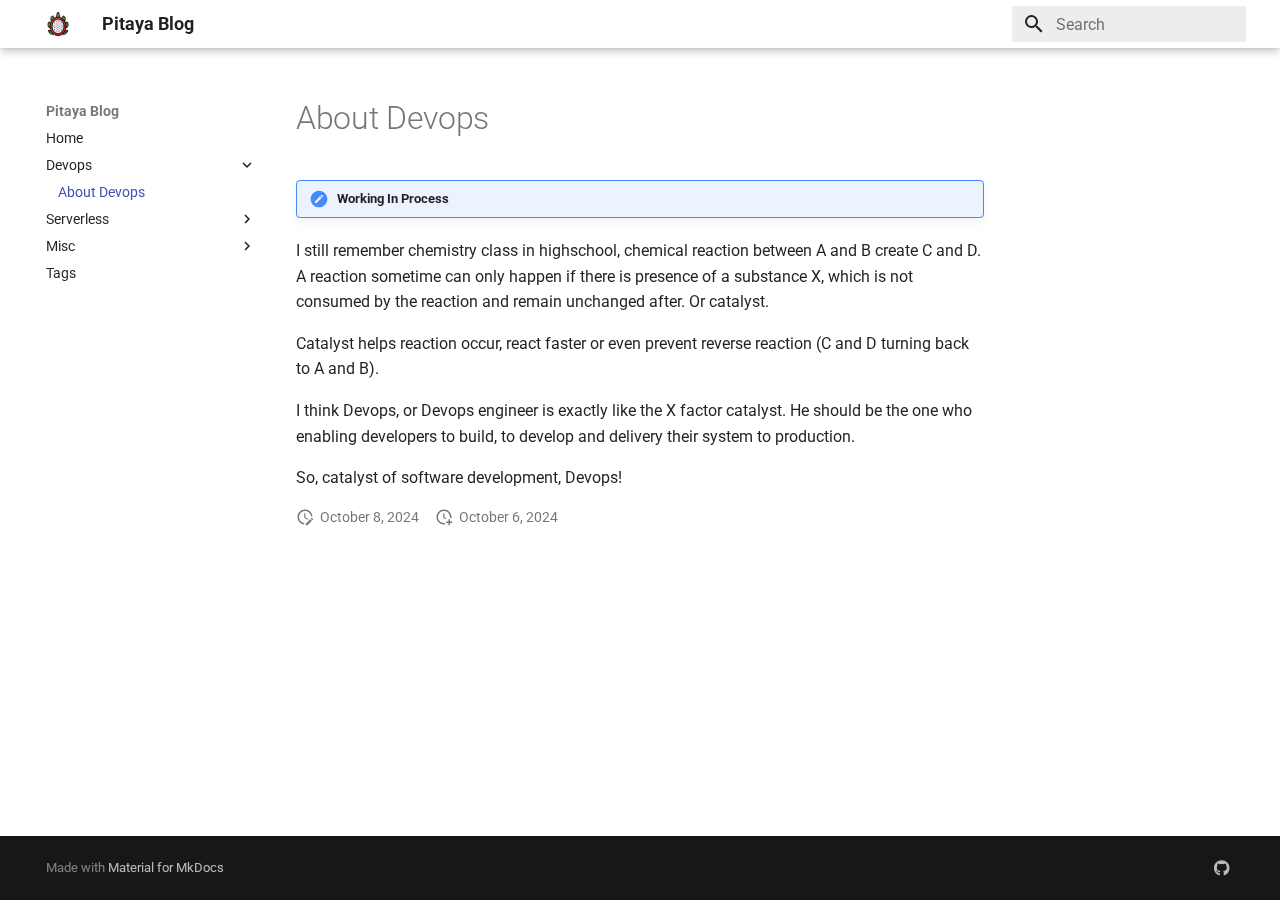
<file: devops/about-devops/index.html>
<!doctype html>
<html lang="en" class="no-js">
  <head>
    
      <meta charset="utf-8">
      <meta name="viewport" content="width=device-width,initial-scale=1">
      
      
      
        <link rel="canonical" href="https://pitayapj.github.io/devops/about-devops/">
      
      
        <link rel="prev" href="../..">
      
      
        <link rel="next" href="../../serverless/app-in-iamic/">
      
      
      <link rel="icon" href="../../common/img/logo.png">
      <meta name="generator" content="mkdocs-1.6.1, mkdocs-material-9.5.39">
    
    
      
        <title>About Devops - Pitaya Blog</title>
      
    
    
      <link rel="stylesheet" href="../../assets/stylesheets/main.8c3ca2c6.min.css">
      
        
        <link rel="stylesheet" href="../../assets/stylesheets/palette.06af60db.min.css">
      
      


    
    
      
    
    
      
        
        
        <link rel="preconnect" href="https://fonts.gstatic.com" crossorigin>
        <link rel="stylesheet" href="https://fonts.googleapis.com/css?family=Roboto:300,300i,400,400i,700,700i%7CRoboto+Mono:400,400i,700,700i&display=fallback">
        <style>:root{--md-text-font:"Roboto";--md-code-font:"Roboto Mono"}</style>
      
    
    
      <link rel="stylesheet" href="../../common/stylesheets/extra.css">
    
    <script>__md_scope=new URL("../..",location),__md_hash=e=>[...e].reduce(((e,_)=>(e<<5)-e+_.charCodeAt(0)),0),__md_get=(e,_=localStorage,t=__md_scope)=>JSON.parse(_.getItem(t.pathname+"."+e)),__md_set=(e,_,t=localStorage,a=__md_scope)=>{try{t.setItem(a.pathname+"."+e,JSON.stringify(_))}catch(e){}}</script>
    
      

    
    
    
  </head>
  
  
    
    
    
    
    
    <body dir="ltr" data-md-color-scheme="default" data-md-color-primary="white" data-md-color-accent="indigo">
  
    
    <input class="md-toggle" data-md-toggle="drawer" type="checkbox" id="__drawer" autocomplete="off">
    <input class="md-toggle" data-md-toggle="search" type="checkbox" id="__search" autocomplete="off">
    <label class="md-overlay" for="__drawer"></label>
    <div data-md-component="skip">
      
        
        <a href="#about-devops" class="md-skip">
          Skip to content
        </a>
      
    </div>
    <div data-md-component="announce">
      
    </div>
    
    
      

  

<header class="md-header md-header--shadow" data-md-component="header">
  <nav class="md-header__inner md-grid" aria-label="Header">
    <a href="../.." title="Pitaya Blog" class="md-header__button md-logo" aria-label="Pitaya Blog" data-md-component="logo">
      
  <img src="../../common/img/logo.png" alt="logo">

    </a>
    <label class="md-header__button md-icon" for="__drawer">
      
      <svg xmlns="http://www.w3.org/2000/svg" viewBox="0 0 24 24"><path d="M3 6h18v2H3zm0 5h18v2H3zm0 5h18v2H3z"/></svg>
    </label>
    <div class="md-header__title" data-md-component="header-title">
      <div class="md-header__ellipsis">
        <div class="md-header__topic">
          <span class="md-ellipsis">
            Pitaya Blog
          </span>
        </div>
        <div class="md-header__topic" data-md-component="header-topic">
          <span class="md-ellipsis">
            
              About Devops
            
          </span>
        </div>
      </div>
    </div>
    
      
    
    
    
    
      <label class="md-header__button md-icon" for="__search">
        
        <svg xmlns="http://www.w3.org/2000/svg" viewBox="0 0 24 24"><path d="M9.5 3A6.5 6.5 0 0 1 16 9.5c0 1.61-.59 3.09-1.56 4.23l.27.27h.79l5 5-1.5 1.5-5-5v-.79l-.27-.27A6.52 6.52 0 0 1 9.5 16 6.5 6.5 0 0 1 3 9.5 6.5 6.5 0 0 1 9.5 3m0 2C7 5 5 7 5 9.5S7 14 9.5 14 14 12 14 9.5 12 5 9.5 5"/></svg>
      </label>
      <div class="md-search" data-md-component="search" role="dialog">
  <label class="md-search__overlay" for="__search"></label>
  <div class="md-search__inner" role="search">
    <form class="md-search__form" name="search">
      <input type="text" class="md-search__input" name="query" aria-label="Search" placeholder="Search" autocapitalize="off" autocorrect="off" autocomplete="off" spellcheck="false" data-md-component="search-query" required>
      <label class="md-search__icon md-icon" for="__search">
        
        <svg xmlns="http://www.w3.org/2000/svg" viewBox="0 0 24 24"><path d="M9.5 3A6.5 6.5 0 0 1 16 9.5c0 1.61-.59 3.09-1.56 4.23l.27.27h.79l5 5-1.5 1.5-5-5v-.79l-.27-.27A6.52 6.52 0 0 1 9.5 16 6.5 6.5 0 0 1 3 9.5 6.5 6.5 0 0 1 9.5 3m0 2C7 5 5 7 5 9.5S7 14 9.5 14 14 12 14 9.5 12 5 9.5 5"/></svg>
        
        <svg xmlns="http://www.w3.org/2000/svg" viewBox="0 0 24 24"><path d="M20 11v2H8l5.5 5.5-1.42 1.42L4.16 12l7.92-7.92L13.5 5.5 8 11z"/></svg>
      </label>
      <nav class="md-search__options" aria-label="Search">
        
        <button type="reset" class="md-search__icon md-icon" title="Clear" aria-label="Clear" tabindex="-1">
          
          <svg xmlns="http://www.w3.org/2000/svg" viewBox="0 0 24 24"><path d="M19 6.41 17.59 5 12 10.59 6.41 5 5 6.41 10.59 12 5 17.59 6.41 19 12 13.41 17.59 19 19 17.59 13.41 12z"/></svg>
        </button>
      </nav>
      
    </form>
    <div class="md-search__output">
      <div class="md-search__scrollwrap" tabindex="0" data-md-scrollfix>
        <div class="md-search-result" data-md-component="search-result">
          <div class="md-search-result__meta">
            Initializing search
          </div>
          <ol class="md-search-result__list" role="presentation"></ol>
        </div>
      </div>
    </div>
  </div>
</div>
    
    
  </nav>
  
</header>
    
    <div class="md-container" data-md-component="container">
      
      
        
          
        
      
      <main class="md-main" data-md-component="main">
        <div class="md-main__inner md-grid">
          
            
              
              <div class="md-sidebar md-sidebar--primary" data-md-component="sidebar" data-md-type="navigation" >
                <div class="md-sidebar__scrollwrap">
                  <div class="md-sidebar__inner">
                    



<nav class="md-nav md-nav--primary" aria-label="Navigation" data-md-level="0">
  <label class="md-nav__title" for="__drawer">
    <a href="../.." title="Pitaya Blog" class="md-nav__button md-logo" aria-label="Pitaya Blog" data-md-component="logo">
      
  <img src="../../common/img/logo.png" alt="logo">

    </a>
    Pitaya Blog
  </label>
  
  <ul class="md-nav__list" data-md-scrollfix>
    
      
      
  
  
  
  
    <li class="md-nav__item">
      <a href="../.." class="md-nav__link">
        
  
  <span class="md-ellipsis">
    Home
  </span>
  

      </a>
    </li>
  

    
      
      
  
  
    
  
  
  
    
    
    
    
    <li class="md-nav__item md-nav__item--active md-nav__item--nested">
      
        
        
        <input class="md-nav__toggle md-toggle " type="checkbox" id="__nav_2" checked>
        
          
          <label class="md-nav__link" for="__nav_2" id="__nav_2_label" tabindex="0">
            
  
  <span class="md-ellipsis">
    Devops
  </span>
  

            <span class="md-nav__icon md-icon"></span>
          </label>
        
        <nav class="md-nav" data-md-level="1" aria-labelledby="__nav_2_label" aria-expanded="true">
          <label class="md-nav__title" for="__nav_2">
            <span class="md-nav__icon md-icon"></span>
            Devops
          </label>
          <ul class="md-nav__list" data-md-scrollfix>
            
              
                
  
  
    
  
  
  
    <li class="md-nav__item md-nav__item--active">
      
      <input class="md-nav__toggle md-toggle" type="checkbox" id="__toc">
      
      
        
      
      
      <a href="./" class="md-nav__link md-nav__link--active">
        
  
  <span class="md-ellipsis">
    About Devops
  </span>
  

      </a>
      
    </li>
  

              
            
          </ul>
        </nav>
      
    </li>
  

    
      
      
  
  
  
  
    
    
    
    
    <li class="md-nav__item md-nav__item--nested">
      
        
        
        <input class="md-nav__toggle md-toggle " type="checkbox" id="__nav_3" >
        
          
          <label class="md-nav__link" for="__nav_3" id="__nav_3_label" tabindex="0">
            
  
  <span class="md-ellipsis">
    Serverless
  </span>
  

            <span class="md-nav__icon md-icon"></span>
          </label>
        
        <nav class="md-nav" data-md-level="1" aria-labelledby="__nav_3_label" aria-expanded="false">
          <label class="md-nav__title" for="__nav_3">
            <span class="md-nav__icon md-icon"></span>
            Serverless
          </label>
          <ul class="md-nav__list" data-md-scrollfix>
            
              
                
  
  
  
  
    <li class="md-nav__item">
      <a href="../../serverless/app-in-iamic/" class="md-nav__link">
        
  
  <span class="md-ellipsis">
    Building an application in IAM Identity Center(SSO)
  </span>
  

      </a>
    </li>
  

              
            
          </ul>
        </nav>
      
    </li>
  

    
      
      
  
  
  
  
    
    
    
    
    <li class="md-nav__item md-nav__item--nested">
      
        
        
        <input class="md-nav__toggle md-toggle " type="checkbox" id="__nav_4" >
        
          
          <label class="md-nav__link" for="__nav_4" id="__nav_4_label" tabindex="0">
            
  
  <span class="md-ellipsis">
    Misc
  </span>
  

            <span class="md-nav__icon md-icon"></span>
          </label>
        
        <nav class="md-nav" data-md-level="1" aria-labelledby="__nav_4_label" aria-expanded="false">
          <label class="md-nav__title" for="__nav_4">
            <span class="md-nav__icon md-icon"></span>
            Misc
          </label>
          <ul class="md-nav__list" data-md-scrollfix>
            
              
                
  
  
  
  
    
    
    
    
    <li class="md-nav__item md-nav__item--nested">
      
        
        
        <input class="md-nav__toggle md-toggle " type="checkbox" id="__nav_4_1" >
        
          
          <label class="md-nav__link" for="__nav_4_1" id="__nav_4_1_label" tabindex="0">
            
  
  <span class="md-ellipsis">
    Driving
  </span>
  

            <span class="md-nav__icon md-icon"></span>
          </label>
        
        <nav class="md-nav" data-md-level="2" aria-labelledby="__nav_4_1_label" aria-expanded="false">
          <label class="md-nav__title" for="__nav_4_1">
            <span class="md-nav__icon md-icon"></span>
            Driving
          </label>
          <ul class="md-nav__list" data-md-scrollfix>
            
              
                
  
  
  
  
    <li class="md-nav__item">
      <a href="../../misc/driving/convert-license/convert-license/" class="md-nav__link">
        
  
  <span class="md-ellipsis">
    Convert Vietnam license(B2) to Japanese license(普通車)
  </span>
  

      </a>
    </li>
  

              
            
          </ul>
        </nav>
      
    </li>
  

              
            
              
                
  
  
  
  
    <li class="md-nav__item">
      <a href="../../misc/photography/photography/" class="md-nav__link">
        
  
  <span class="md-ellipsis">
    Photography Notes
  </span>
  

      </a>
    </li>
  

              
            
          </ul>
        </nav>
      
    </li>
  

    
      
      
  
  
  
  
    <li class="md-nav__item">
      <a href="../../tags/tags/" class="md-nav__link">
        
  
  <span class="md-ellipsis">
    Tags
  </span>
  

      </a>
    </li>
  

    
  </ul>
</nav>
                  </div>
                </div>
              </div>
            
            
              
              <div class="md-sidebar md-sidebar--secondary" data-md-component="sidebar" data-md-type="toc" >
                <div class="md-sidebar__scrollwrap">
                  <div class="md-sidebar__inner">
                    

<nav class="md-nav md-nav--secondary" aria-label="Table of contents">
  
  
  
    
  
  
</nav>
                  </div>
                </div>
              </div>
            
          
          
            <div class="md-content" data-md-component="content">
              <article class="md-content__inner md-typeset">
                
                  


<h1 id="about-devops">About Devops</h1>
<div class="admonition note">
<p class="admonition-title">Working In Process</p>
</div>
<p>I still remember chemistry class in highschool, chemical reaction between A and B create C and D. A reaction sometime can only happen if there is presence of a substance X, which is not consumed by the reaction and remain unchanged after. Or catalyst.</p>
<p>Catalyst helps reaction occur, react faster or even prevent reverse reaction (C and D turning back to A and B).</p>
<p>I think Devops, or Devops engineer is exactly like the X factor catalyst. He should be the one who enabling developers to build, to develop and delivery their system to production.</p>
<p>So, catalyst of software development, Devops!</p>







  
    
  
  
    
  


  <aside class="md-source-file">
    
      
  <span class="md-source-file__fact">
    <span class="md-icon" title="Last update">
      <svg xmlns="http://www.w3.org/2000/svg" viewBox="0 0 24 24"><path d="M21 13.1c-.1 0-.3.1-.4.2l-1 1 2.1 2.1 1-1c.2-.2.2-.6 0-.8l-1.3-1.3c-.1-.1-.2-.2-.4-.2m-1.9 1.8-6.1 6V23h2.1l6.1-6.1zM12.5 7v5.2l4 2.4-1 1L11 13V7zM11 21.9c-5.1-.5-9-4.8-9-9.9C2 6.5 6.5 2 12 2c5.3 0 9.6 4.1 10 9.3-.3-.1-.6-.2-1-.2s-.7.1-1 .2C19.6 7.2 16.2 4 12 4c-4.4 0-8 3.6-8 8 0 4.1 3.1 7.5 7.1 7.9l-.1.2z"/></svg>
    </span>
    <span class="git-revision-date-localized-plugin git-revision-date-localized-plugin-date">October 8, 2024</span>
  </span>

    
    
      
  <span class="md-source-file__fact">
    <span class="md-icon" title="Created">
      <svg xmlns="http://www.w3.org/2000/svg" viewBox="0 0 24 24"><path d="M14.47 15.08 11 13V7h1.5v5.25l3.08 1.83c-.41.28-.79.62-1.11 1m-1.39 4.84c-.36.05-.71.08-1.08.08-4.42 0-8-3.58-8-8s3.58-8 8-8 8 3.58 8 8c0 .37-.03.72-.08 1.08.69.1 1.33.32 1.92.64.1-.56.16-1.13.16-1.72 0-5.5-4.5-10-10-10S2 6.5 2 12s4.47 10 10 10c.59 0 1.16-.06 1.72-.16-.32-.59-.54-1.23-.64-1.92M18 15v3h-3v2h3v3h2v-3h3v-2h-3v-3z"/></svg>
    </span>
    <span class="git-revision-date-localized-plugin git-revision-date-localized-plugin-date">October 6, 2024</span>
  </span>

    
    
    
  </aside>





                
              </article>
            </div>
          
          
<script>var target=document.getElementById(location.hash.slice(1));target&&target.name&&(target.checked=target.name.startsWith("__tabbed_"))</script>
        </div>
        
      </main>
      
        <footer class="md-footer">
  
  <div class="md-footer-meta md-typeset">
    <div class="md-footer-meta__inner md-grid">
      <div class="md-copyright">
  
  
    Made with
    <a href="https://squidfunk.github.io/mkdocs-material/" target="_blank" rel="noopener">
      Material for MkDocs
    </a>
  
</div>
      
        <div class="md-social">
  
    
    
    
    
      
      
    
    <a href="https://github.com/pitayapj" target="_blank" rel="noopener" title="github.com" class="md-social__link">
      <svg xmlns="http://www.w3.org/2000/svg" viewBox="0 0 496 512"><!--! Font Awesome Free 6.6.0 by @fontawesome - https://fontawesome.com License - https://fontawesome.com/license/free (Icons: CC BY 4.0, Fonts: SIL OFL 1.1, Code: MIT License) Copyright 2024 Fonticons, Inc.--><path d="M165.9 397.4c0 2-2.3 3.6-5.2 3.6-3.3.3-5.6-1.3-5.6-3.6 0-2 2.3-3.6 5.2-3.6 3-.3 5.6 1.3 5.6 3.6m-31.1-4.5c-.7 2 1.3 4.3 4.3 4.9 2.6 1 5.6 0 6.2-2s-1.3-4.3-4.3-5.2c-2.6-.7-5.5.3-6.2 2.3m44.2-1.7c-2.9.7-4.9 2.6-4.6 4.9.3 2 2.9 3.3 5.9 2.6 2.9-.7 4.9-2.6 4.6-4.6-.3-1.9-3-3.2-5.9-2.9M244.8 8C106.1 8 0 113.3 0 252c0 110.9 69.8 205.8 169.5 239.2 12.8 2.3 17.3-5.6 17.3-12.1 0-6.2-.3-40.4-.3-61.4 0 0-70 15-84.7-29.8 0 0-11.4-29.1-27.8-36.6 0 0-22.9-15.7 1.6-15.4 0 0 24.9 2 38.6 25.8 21.9 38.6 58.6 27.5 72.9 20.9 2.3-16 8.8-27.1 16-33.7-55.9-6.2-112.3-14.3-112.3-110.5 0-27.5 7.6-41.3 23.6-58.9-2.6-6.5-11.1-33.3 2.6-67.9 20.9-6.5 69 27 69 27 20-5.6 41.5-8.5 62.8-8.5s42.8 2.9 62.8 8.5c0 0 48.1-33.6 69-27 13.7 34.7 5.2 61.4 2.6 67.9 16 17.7 25.8 31.5 25.8 58.9 0 96.5-58.9 104.2-114.8 110.5 9.2 7.9 17 22.9 17 46.4 0 33.7-.3 75.4-.3 83.6 0 6.5 4.6 14.4 17.3 12.1C428.2 457.8 496 362.9 496 252 496 113.3 383.5 8 244.8 8M97.2 352.9c-1.3 1-1 3.3.7 5.2 1.6 1.6 3.9 2.3 5.2 1 1.3-1 1-3.3-.7-5.2-1.6-1.6-3.9-2.3-5.2-1m-10.8-8.1c-.7 1.3.3 2.9 2.3 3.9 1.6 1 3.6.7 4.3-.7.7-1.3-.3-2.9-2.3-3.9-2-.6-3.6-.3-4.3.7m32.4 35.6c-1.6 1.3-1 4.3 1.3 6.2 2.3 2.3 5.2 2.6 6.5 1 1.3-1.3.7-4.3-1.3-6.2-2.2-2.3-5.2-2.6-6.5-1m-11.4-14.7c-1.6 1-1.6 3.6 0 5.9s4.3 3.3 5.6 2.3c1.6-1.3 1.6-3.9 0-6.2-1.4-2.3-4-3.3-5.6-2"/></svg>
    </a>
  
</div>
      
    </div>
  </div>
</footer>
      
    </div>
    <div class="md-dialog" data-md-component="dialog">
      <div class="md-dialog__inner md-typeset"></div>
    </div>
    
    
    <script id="__config" type="application/json">{"base": "../..", "features": [], "search": "../../assets/javascripts/workers/search.6ce7567c.min.js", "translations": {"clipboard.copied": "Copied to clipboard", "clipboard.copy": "Copy to clipboard", "search.result.more.one": "1 more on this page", "search.result.more.other": "# more on this page", "search.result.none": "No matching documents", "search.result.one": "1 matching document", "search.result.other": "# matching documents", "search.result.placeholder": "Type to start searching", "search.result.term.missing": "Missing", "select.version": "Select version"}}</script>
    
    
      <script src="../../assets/javascripts/bundle.525ec568.min.js"></script>
      
    
  </body>
</html>
</file>
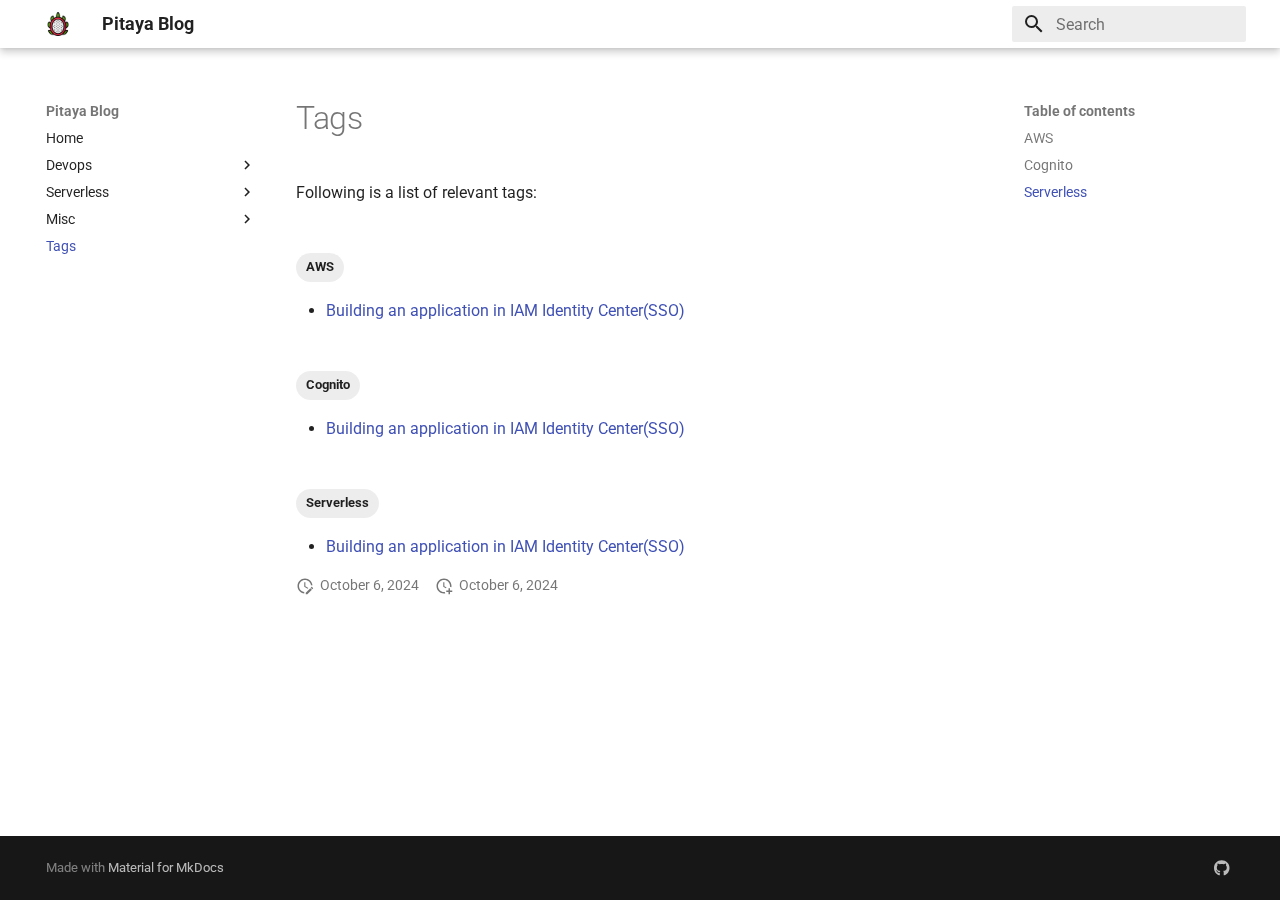
<file: tags/tags/index.html>
<!doctype html>
<html lang="en" class="no-js">
  <head>
    
      <meta charset="utf-8">
      <meta name="viewport" content="width=device-width,initial-scale=1">
      
      
      
        <link rel="canonical" href="https://pitayapj.github.io/tags/tags/">
      
      
        <link rel="prev" href="../../misc/photography/photography/">
      
      
      
      <link rel="icon" href="../../common/img/logo.png">
      <meta name="generator" content="mkdocs-1.6.1, mkdocs-material-9.5.39">
    
    
      
        <title>Tags - Pitaya Blog</title>
      
    
    
      <link rel="stylesheet" href="../../assets/stylesheets/main.8c3ca2c6.min.css">
      
        
        <link rel="stylesheet" href="../../assets/stylesheets/palette.06af60db.min.css">
      
      


    
    
      
    
    
      
        
        
        <link rel="preconnect" href="https://fonts.gstatic.com" crossorigin>
        <link rel="stylesheet" href="https://fonts.googleapis.com/css?family=Roboto:300,300i,400,400i,700,700i%7CRoboto+Mono:400,400i,700,700i&display=fallback">
        <style>:root{--md-text-font:"Roboto";--md-code-font:"Roboto Mono"}</style>
      
    
    
      <link rel="stylesheet" href="../../common/stylesheets/extra.css">
    
    <script>__md_scope=new URL("../..",location),__md_hash=e=>[...e].reduce(((e,_)=>(e<<5)-e+_.charCodeAt(0)),0),__md_get=(e,_=localStorage,t=__md_scope)=>JSON.parse(_.getItem(t.pathname+"."+e)),__md_set=(e,_,t=localStorage,a=__md_scope)=>{try{t.setItem(a.pathname+"."+e,JSON.stringify(_))}catch(e){}}</script>
    
      

    
    
    
  </head>
  
  
    
    
    
    
    
    <body dir="ltr" data-md-color-scheme="default" data-md-color-primary="white" data-md-color-accent="indigo">
  
    
    <input class="md-toggle" data-md-toggle="drawer" type="checkbox" id="__drawer" autocomplete="off">
    <input class="md-toggle" data-md-toggle="search" type="checkbox" id="__search" autocomplete="off">
    <label class="md-overlay" for="__drawer"></label>
    <div data-md-component="skip">
      
        
        <a href="#tags" class="md-skip">
          Skip to content
        </a>
      
    </div>
    <div data-md-component="announce">
      
    </div>
    
    
      

  

<header class="md-header md-header--shadow" data-md-component="header">
  <nav class="md-header__inner md-grid" aria-label="Header">
    <a href="../.." title="Pitaya Blog" class="md-header__button md-logo" aria-label="Pitaya Blog" data-md-component="logo">
      
  <img src="../../common/img/logo.png" alt="logo">

    </a>
    <label class="md-header__button md-icon" for="__drawer">
      
      <svg xmlns="http://www.w3.org/2000/svg" viewBox="0 0 24 24"><path d="M3 6h18v2H3zm0 5h18v2H3zm0 5h18v2H3z"/></svg>
    </label>
    <div class="md-header__title" data-md-component="header-title">
      <div class="md-header__ellipsis">
        <div class="md-header__topic">
          <span class="md-ellipsis">
            Pitaya Blog
          </span>
        </div>
        <div class="md-header__topic" data-md-component="header-topic">
          <span class="md-ellipsis">
            
              Tags
            
          </span>
        </div>
      </div>
    </div>
    
      
    
    
    
    
      <label class="md-header__button md-icon" for="__search">
        
        <svg xmlns="http://www.w3.org/2000/svg" viewBox="0 0 24 24"><path d="M9.5 3A6.5 6.5 0 0 1 16 9.5c0 1.61-.59 3.09-1.56 4.23l.27.27h.79l5 5-1.5 1.5-5-5v-.79l-.27-.27A6.52 6.52 0 0 1 9.5 16 6.5 6.5 0 0 1 3 9.5 6.5 6.5 0 0 1 9.5 3m0 2C7 5 5 7 5 9.5S7 14 9.5 14 14 12 14 9.5 12 5 9.5 5"/></svg>
      </label>
      <div class="md-search" data-md-component="search" role="dialog">
  <label class="md-search__overlay" for="__search"></label>
  <div class="md-search__inner" role="search">
    <form class="md-search__form" name="search">
      <input type="text" class="md-search__input" name="query" aria-label="Search" placeholder="Search" autocapitalize="off" autocorrect="off" autocomplete="off" spellcheck="false" data-md-component="search-query" required>
      <label class="md-search__icon md-icon" for="__search">
        
        <svg xmlns="http://www.w3.org/2000/svg" viewBox="0 0 24 24"><path d="M9.5 3A6.5 6.5 0 0 1 16 9.5c0 1.61-.59 3.09-1.56 4.23l.27.27h.79l5 5-1.5 1.5-5-5v-.79l-.27-.27A6.52 6.52 0 0 1 9.5 16 6.5 6.5 0 0 1 3 9.5 6.5 6.5 0 0 1 9.5 3m0 2C7 5 5 7 5 9.5S7 14 9.5 14 14 12 14 9.5 12 5 9.5 5"/></svg>
        
        <svg xmlns="http://www.w3.org/2000/svg" viewBox="0 0 24 24"><path d="M20 11v2H8l5.5 5.5-1.42 1.42L4.16 12l7.92-7.92L13.5 5.5 8 11z"/></svg>
      </label>
      <nav class="md-search__options" aria-label="Search">
        
        <button type="reset" class="md-search__icon md-icon" title="Clear" aria-label="Clear" tabindex="-1">
          
          <svg xmlns="http://www.w3.org/2000/svg" viewBox="0 0 24 24"><path d="M19 6.41 17.59 5 12 10.59 6.41 5 5 6.41 10.59 12 5 17.59 6.41 19 12 13.41 17.59 19 19 17.59 13.41 12z"/></svg>
        </button>
      </nav>
      
    </form>
    <div class="md-search__output">
      <div class="md-search__scrollwrap" tabindex="0" data-md-scrollfix>
        <div class="md-search-result" data-md-component="search-result">
          <div class="md-search-result__meta">
            Initializing search
          </div>
          <ol class="md-search-result__list" role="presentation"></ol>
        </div>
      </div>
    </div>
  </div>
</div>
    
    
  </nav>
  
</header>
    
    <div class="md-container" data-md-component="container">
      
      
        
          
        
      
      <main class="md-main" data-md-component="main">
        <div class="md-main__inner md-grid">
          
            
              
              <div class="md-sidebar md-sidebar--primary" data-md-component="sidebar" data-md-type="navigation" >
                <div class="md-sidebar__scrollwrap">
                  <div class="md-sidebar__inner">
                    



<nav class="md-nav md-nav--primary" aria-label="Navigation" data-md-level="0">
  <label class="md-nav__title" for="__drawer">
    <a href="../.." title="Pitaya Blog" class="md-nav__button md-logo" aria-label="Pitaya Blog" data-md-component="logo">
      
  <img src="../../common/img/logo.png" alt="logo">

    </a>
    Pitaya Blog
  </label>
  
  <ul class="md-nav__list" data-md-scrollfix>
    
      
      
  
  
  
  
    <li class="md-nav__item">
      <a href="../.." class="md-nav__link">
        
  
  <span class="md-ellipsis">
    Home
  </span>
  

      </a>
    </li>
  

    
      
      
  
  
  
  
    
    
    
    
    <li class="md-nav__item md-nav__item--nested">
      
        
        
        <input class="md-nav__toggle md-toggle " type="checkbox" id="__nav_2" >
        
          
          <label class="md-nav__link" for="__nav_2" id="__nav_2_label" tabindex="0">
            
  
  <span class="md-ellipsis">
    Devops
  </span>
  

            <span class="md-nav__icon md-icon"></span>
          </label>
        
        <nav class="md-nav" data-md-level="1" aria-labelledby="__nav_2_label" aria-expanded="false">
          <label class="md-nav__title" for="__nav_2">
            <span class="md-nav__icon md-icon"></span>
            Devops
          </label>
          <ul class="md-nav__list" data-md-scrollfix>
            
              
                
  
  
  
  
    <li class="md-nav__item">
      <a href="../../devops/about-devops/" class="md-nav__link">
        
  
  <span class="md-ellipsis">
    About Devops
  </span>
  

      </a>
    </li>
  

              
            
          </ul>
        </nav>
      
    </li>
  

    
      
      
  
  
  
  
    
    
    
    
    <li class="md-nav__item md-nav__item--nested">
      
        
        
        <input class="md-nav__toggle md-toggle " type="checkbox" id="__nav_3" >
        
          
          <label class="md-nav__link" for="__nav_3" id="__nav_3_label" tabindex="0">
            
  
  <span class="md-ellipsis">
    Serverless
  </span>
  

            <span class="md-nav__icon md-icon"></span>
          </label>
        
        <nav class="md-nav" data-md-level="1" aria-labelledby="__nav_3_label" aria-expanded="false">
          <label class="md-nav__title" for="__nav_3">
            <span class="md-nav__icon md-icon"></span>
            Serverless
          </label>
          <ul class="md-nav__list" data-md-scrollfix>
            
              
                
  
  
  
  
    <li class="md-nav__item">
      <a href="../../serverless/app-in-iamic/" class="md-nav__link">
        
  
  <span class="md-ellipsis">
    Building an application in IAM Identity Center(SSO)
  </span>
  

      </a>
    </li>
  

              
            
          </ul>
        </nav>
      
    </li>
  

    
      
      
  
  
  
  
    
    
    
    
    <li class="md-nav__item md-nav__item--nested">
      
        
        
        <input class="md-nav__toggle md-toggle " type="checkbox" id="__nav_4" >
        
          
          <label class="md-nav__link" for="__nav_4" id="__nav_4_label" tabindex="0">
            
  
  <span class="md-ellipsis">
    Misc
  </span>
  

            <span class="md-nav__icon md-icon"></span>
          </label>
        
        <nav class="md-nav" data-md-level="1" aria-labelledby="__nav_4_label" aria-expanded="false">
          <label class="md-nav__title" for="__nav_4">
            <span class="md-nav__icon md-icon"></span>
            Misc
          </label>
          <ul class="md-nav__list" data-md-scrollfix>
            
              
                
  
  
  
  
    
    
    
    
    <li class="md-nav__item md-nav__item--nested">
      
        
        
        <input class="md-nav__toggle md-toggle " type="checkbox" id="__nav_4_1" >
        
          
          <label class="md-nav__link" for="__nav_4_1" id="__nav_4_1_label" tabindex="0">
            
  
  <span class="md-ellipsis">
    Driving
  </span>
  

            <span class="md-nav__icon md-icon"></span>
          </label>
        
        <nav class="md-nav" data-md-level="2" aria-labelledby="__nav_4_1_label" aria-expanded="false">
          <label class="md-nav__title" for="__nav_4_1">
            <span class="md-nav__icon md-icon"></span>
            Driving
          </label>
          <ul class="md-nav__list" data-md-scrollfix>
            
              
                
  
  
  
  
    <li class="md-nav__item">
      <a href="../../misc/driving/convert-license/convert-license/" class="md-nav__link">
        
  
  <span class="md-ellipsis">
    Convert Vietnam license(B2) to Japanese license(普通車)
  </span>
  

      </a>
    </li>
  

              
            
          </ul>
        </nav>
      
    </li>
  

              
            
              
                
  
  
  
  
    <li class="md-nav__item">
      <a href="../../misc/photography/photography/" class="md-nav__link">
        
  
  <span class="md-ellipsis">
    Photography Notes
  </span>
  

      </a>
    </li>
  

              
            
          </ul>
        </nav>
      
    </li>
  

    
      
      
  
  
    
  
  
  
    <li class="md-nav__item md-nav__item--active">
      
      <input class="md-nav__toggle md-toggle" type="checkbox" id="__toc">
      
      
        
      
      
        <label class="md-nav__link md-nav__link--active" for="__toc">
          
  
  <span class="md-ellipsis">
    Tags
  </span>
  

          <span class="md-nav__icon md-icon"></span>
        </label>
      
      <a href="./" class="md-nav__link md-nav__link--active">
        
  
  <span class="md-ellipsis">
    Tags
  </span>
  

      </a>
      
        

<nav class="md-nav md-nav--secondary" aria-label="Table of contents">
  
  
  
    
  
  
    <label class="md-nav__title" for="__toc">
      <span class="md-nav__icon md-icon"></span>
      Table of contents
    </label>
    <ul class="md-nav__list" data-md-component="toc" data-md-scrollfix>
      
        <li class="md-nav__item">
  <a href="#aws" class="md-nav__link">
    <span class="md-ellipsis">
      AWS
    </span>
  </a>
  
</li>
      
        <li class="md-nav__item">
  <a href="#cognito" class="md-nav__link">
    <span class="md-ellipsis">
      Cognito
    </span>
  </a>
  
</li>
      
        <li class="md-nav__item">
  <a href="#serverless" class="md-nav__link">
    <span class="md-ellipsis">
      Serverless
    </span>
  </a>
  
</li>
      
    </ul>
  
</nav>
      
    </li>
  

    
  </ul>
</nav>
                  </div>
                </div>
              </div>
            
            
              
              <div class="md-sidebar md-sidebar--secondary" data-md-component="sidebar" data-md-type="toc" >
                <div class="md-sidebar__scrollwrap">
                  <div class="md-sidebar__inner">
                    

<nav class="md-nav md-nav--secondary" aria-label="Table of contents">
  
  
  
    
  
  
    <label class="md-nav__title" for="__toc">
      <span class="md-nav__icon md-icon"></span>
      Table of contents
    </label>
    <ul class="md-nav__list" data-md-component="toc" data-md-scrollfix>
      
        <li class="md-nav__item">
  <a href="#aws" class="md-nav__link">
    <span class="md-ellipsis">
      AWS
    </span>
  </a>
  
</li>
      
        <li class="md-nav__item">
  <a href="#cognito" class="md-nav__link">
    <span class="md-ellipsis">
      Cognito
    </span>
  </a>
  
</li>
      
        <li class="md-nav__item">
  <a href="#serverless" class="md-nav__link">
    <span class="md-ellipsis">
      Serverless
    </span>
  </a>
  
</li>
      
    </ul>
  
</nav>
                  </div>
                </div>
              </div>
            
          
          
            <div class="md-content" data-md-component="content">
              <article class="md-content__inner md-typeset">
                
                  


<h1 id="tags">Tags</h1>
<p>Following is a list of relevant tags:</p>
<h2 id="aws"><span class="md-tag">AWS</span></h2>
<ul>
<li><a href="../../serverless/app-in-iamic/">Building an application in IAM Identity Center(SSO)</a></li>
</ul>
<h2 id="cognito"><span class="md-tag">Cognito</span></h2>
<ul>
<li><a href="../../serverless/app-in-iamic/">Building an application in IAM Identity Center(SSO)</a></li>
</ul>
<h2 id="serverless"><span class="md-tag">Serverless</span></h2>
<ul>
<li><a href="../../serverless/app-in-iamic/">Building an application in IAM Identity Center(SSO)</a></li>
</ul>







  
    
  
  
    
  


  <aside class="md-source-file">
    
      
  <span class="md-source-file__fact">
    <span class="md-icon" title="Last update">
      <svg xmlns="http://www.w3.org/2000/svg" viewBox="0 0 24 24"><path d="M21 13.1c-.1 0-.3.1-.4.2l-1 1 2.1 2.1 1-1c.2-.2.2-.6 0-.8l-1.3-1.3c-.1-.1-.2-.2-.4-.2m-1.9 1.8-6.1 6V23h2.1l6.1-6.1zM12.5 7v5.2l4 2.4-1 1L11 13V7zM11 21.9c-5.1-.5-9-4.8-9-9.9C2 6.5 6.5 2 12 2c5.3 0 9.6 4.1 10 9.3-.3-.1-.6-.2-1-.2s-.7.1-1 .2C19.6 7.2 16.2 4 12 4c-4.4 0-8 3.6-8 8 0 4.1 3.1 7.5 7.1 7.9l-.1.2z"/></svg>
    </span>
    <span class="git-revision-date-localized-plugin git-revision-date-localized-plugin-date">October 6, 2024</span>
  </span>

    
    
      
  <span class="md-source-file__fact">
    <span class="md-icon" title="Created">
      <svg xmlns="http://www.w3.org/2000/svg" viewBox="0 0 24 24"><path d="M14.47 15.08 11 13V7h1.5v5.25l3.08 1.83c-.41.28-.79.62-1.11 1m-1.39 4.84c-.36.05-.71.08-1.08.08-4.42 0-8-3.58-8-8s3.58-8 8-8 8 3.58 8 8c0 .37-.03.72-.08 1.08.69.1 1.33.32 1.92.64.1-.56.16-1.13.16-1.72 0-5.5-4.5-10-10-10S2 6.5 2 12s4.47 10 10 10c.59 0 1.16-.06 1.72-.16-.32-.59-.54-1.23-.64-1.92M18 15v3h-3v2h3v3h2v-3h3v-2h-3v-3z"/></svg>
    </span>
    <span class="git-revision-date-localized-plugin git-revision-date-localized-plugin-date">October 6, 2024</span>
  </span>

    
    
    
  </aside>





                
              </article>
            </div>
          
          
<script>var target=document.getElementById(location.hash.slice(1));target&&target.name&&(target.checked=target.name.startsWith("__tabbed_"))</script>
        </div>
        
      </main>
      
        <footer class="md-footer">
  
  <div class="md-footer-meta md-typeset">
    <div class="md-footer-meta__inner md-grid">
      <div class="md-copyright">
  
  
    Made with
    <a href="https://squidfunk.github.io/mkdocs-material/" target="_blank" rel="noopener">
      Material for MkDocs
    </a>
  
</div>
      
        <div class="md-social">
  
    
    
    
    
      
      
    
    <a href="https://github.com/pitayapj" target="_blank" rel="noopener" title="github.com" class="md-social__link">
      <svg xmlns="http://www.w3.org/2000/svg" viewBox="0 0 496 512"><!--! Font Awesome Free 6.6.0 by @fontawesome - https://fontawesome.com License - https://fontawesome.com/license/free (Icons: CC BY 4.0, Fonts: SIL OFL 1.1, Code: MIT License) Copyright 2024 Fonticons, Inc.--><path d="M165.9 397.4c0 2-2.3 3.6-5.2 3.6-3.3.3-5.6-1.3-5.6-3.6 0-2 2.3-3.6 5.2-3.6 3-.3 5.6 1.3 5.6 3.6m-31.1-4.5c-.7 2 1.3 4.3 4.3 4.9 2.6 1 5.6 0 6.2-2s-1.3-4.3-4.3-5.2c-2.6-.7-5.5.3-6.2 2.3m44.2-1.7c-2.9.7-4.9 2.6-4.6 4.9.3 2 2.9 3.3 5.9 2.6 2.9-.7 4.9-2.6 4.6-4.6-.3-1.9-3-3.2-5.9-2.9M244.8 8C106.1 8 0 113.3 0 252c0 110.9 69.8 205.8 169.5 239.2 12.8 2.3 17.3-5.6 17.3-12.1 0-6.2-.3-40.4-.3-61.4 0 0-70 15-84.7-29.8 0 0-11.4-29.1-27.8-36.6 0 0-22.9-15.7 1.6-15.4 0 0 24.9 2 38.6 25.8 21.9 38.6 58.6 27.5 72.9 20.9 2.3-16 8.8-27.1 16-33.7-55.9-6.2-112.3-14.3-112.3-110.5 0-27.5 7.6-41.3 23.6-58.9-2.6-6.5-11.1-33.3 2.6-67.9 20.9-6.5 69 27 69 27 20-5.6 41.5-8.5 62.8-8.5s42.8 2.9 62.8 8.5c0 0 48.1-33.6 69-27 13.7 34.7 5.2 61.4 2.6 67.9 16 17.7 25.8 31.5 25.8 58.9 0 96.5-58.9 104.2-114.8 110.5 9.2 7.9 17 22.9 17 46.4 0 33.7-.3 75.4-.3 83.6 0 6.5 4.6 14.4 17.3 12.1C428.2 457.8 496 362.9 496 252 496 113.3 383.5 8 244.8 8M97.2 352.9c-1.3 1-1 3.3.7 5.2 1.6 1.6 3.9 2.3 5.2 1 1.3-1 1-3.3-.7-5.2-1.6-1.6-3.9-2.3-5.2-1m-10.8-8.1c-.7 1.3.3 2.9 2.3 3.9 1.6 1 3.6.7 4.3-.7.7-1.3-.3-2.9-2.3-3.9-2-.6-3.6-.3-4.3.7m32.4 35.6c-1.6 1.3-1 4.3 1.3 6.2 2.3 2.3 5.2 2.6 6.5 1 1.3-1.3.7-4.3-1.3-6.2-2.2-2.3-5.2-2.6-6.5-1m-11.4-14.7c-1.6 1-1.6 3.6 0 5.9s4.3 3.3 5.6 2.3c1.6-1.3 1.6-3.9 0-6.2-1.4-2.3-4-3.3-5.6-2"/></svg>
    </a>
  
</div>
      
    </div>
  </div>
</footer>
      
    </div>
    <div class="md-dialog" data-md-component="dialog">
      <div class="md-dialog__inner md-typeset"></div>
    </div>
    
    
    <script id="__config" type="application/json">{"base": "../..", "features": [], "search": "../../assets/javascripts/workers/search.6ce7567c.min.js", "translations": {"clipboard.copied": "Copied to clipboard", "clipboard.copy": "Copy to clipboard", "search.result.more.one": "1 more on this page", "search.result.more.other": "# more on this page", "search.result.none": "No matching documents", "search.result.one": "1 matching document", "search.result.other": "# matching documents", "search.result.placeholder": "Type to start searching", "search.result.term.missing": "Missing", "select.version": "Select version"}}</script>
    
    
      <script src="../../assets/javascripts/bundle.525ec568.min.js"></script>
      
    
  </body>
</html>
</file>
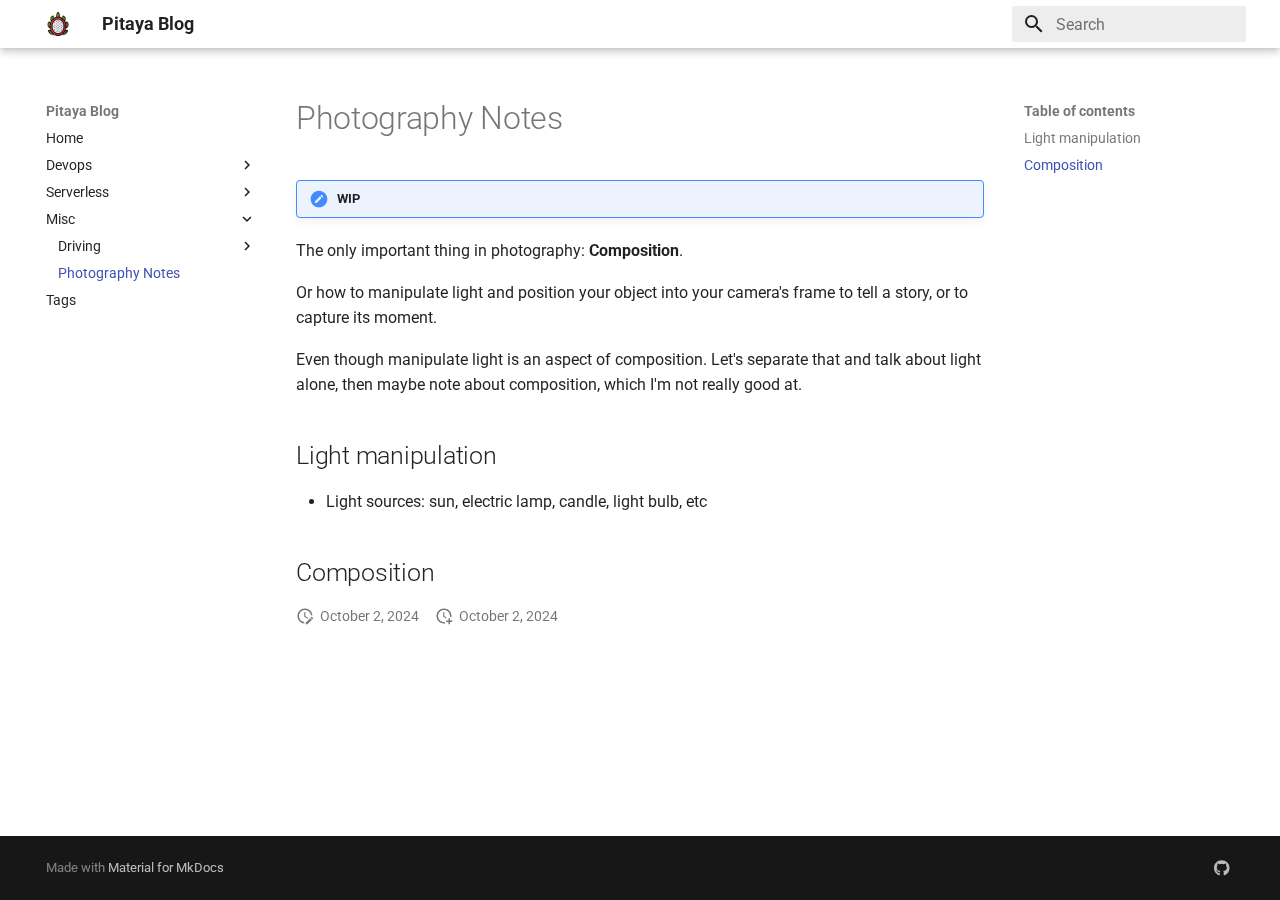
<file: misc/photography/photography/index.html>
<!doctype html>
<html lang="en" class="no-js">
  <head>
    
      <meta charset="utf-8">
      <meta name="viewport" content="width=device-width,initial-scale=1">
      
      
      
        <link rel="canonical" href="https://pitayapj.github.io/misc/photography/photography/">
      
      
        <link rel="prev" href="../../driving/convert-license/convert-license/">
      
      
        <link rel="next" href="../../../tags/tags/">
      
      
      <link rel="icon" href="../../../common/img/logo.png">
      <meta name="generator" content="mkdocs-1.6.1, mkdocs-material-9.5.39">
    
    
      
        <title>Photography Notes - Pitaya Blog</title>
      
    
    
      <link rel="stylesheet" href="../../../assets/stylesheets/main.8c3ca2c6.min.css">
      
        
        <link rel="stylesheet" href="../../../assets/stylesheets/palette.06af60db.min.css">
      
      


    
    
      
    
    
      
        
        
        <link rel="preconnect" href="https://fonts.gstatic.com" crossorigin>
        <link rel="stylesheet" href="https://fonts.googleapis.com/css?family=Roboto:300,300i,400,400i,700,700i%7CRoboto+Mono:400,400i,700,700i&display=fallback">
        <style>:root{--md-text-font:"Roboto";--md-code-font:"Roboto Mono"}</style>
      
    
    
      <link rel="stylesheet" href="../../../common/stylesheets/extra.css">
    
    <script>__md_scope=new URL("../../..",location),__md_hash=e=>[...e].reduce(((e,_)=>(e<<5)-e+_.charCodeAt(0)),0),__md_get=(e,_=localStorage,t=__md_scope)=>JSON.parse(_.getItem(t.pathname+"."+e)),__md_set=(e,_,t=localStorage,a=__md_scope)=>{try{t.setItem(a.pathname+"."+e,JSON.stringify(_))}catch(e){}}</script>
    
      

    
    
    
  </head>
  
  
    
    
    
    
    
    <body dir="ltr" data-md-color-scheme="default" data-md-color-primary="white" data-md-color-accent="indigo">
  
    
    <input class="md-toggle" data-md-toggle="drawer" type="checkbox" id="__drawer" autocomplete="off">
    <input class="md-toggle" data-md-toggle="search" type="checkbox" id="__search" autocomplete="off">
    <label class="md-overlay" for="__drawer"></label>
    <div data-md-component="skip">
      
        
        <a href="#photography-notes" class="md-skip">
          Skip to content
        </a>
      
    </div>
    <div data-md-component="announce">
      
    </div>
    
    
      

  

<header class="md-header md-header--shadow" data-md-component="header">
  <nav class="md-header__inner md-grid" aria-label="Header">
    <a href="../../.." title="Pitaya Blog" class="md-header__button md-logo" aria-label="Pitaya Blog" data-md-component="logo">
      
  <img src="../../../common/img/logo.png" alt="logo">

    </a>
    <label class="md-header__button md-icon" for="__drawer">
      
      <svg xmlns="http://www.w3.org/2000/svg" viewBox="0 0 24 24"><path d="M3 6h18v2H3zm0 5h18v2H3zm0 5h18v2H3z"/></svg>
    </label>
    <div class="md-header__title" data-md-component="header-title">
      <div class="md-header__ellipsis">
        <div class="md-header__topic">
          <span class="md-ellipsis">
            Pitaya Blog
          </span>
        </div>
        <div class="md-header__topic" data-md-component="header-topic">
          <span class="md-ellipsis">
            
              Photography Notes
            
          </span>
        </div>
      </div>
    </div>
    
      
    
    
    
    
      <label class="md-header__button md-icon" for="__search">
        
        <svg xmlns="http://www.w3.org/2000/svg" viewBox="0 0 24 24"><path d="M9.5 3A6.5 6.5 0 0 1 16 9.5c0 1.61-.59 3.09-1.56 4.23l.27.27h.79l5 5-1.5 1.5-5-5v-.79l-.27-.27A6.52 6.52 0 0 1 9.5 16 6.5 6.5 0 0 1 3 9.5 6.5 6.5 0 0 1 9.5 3m0 2C7 5 5 7 5 9.5S7 14 9.5 14 14 12 14 9.5 12 5 9.5 5"/></svg>
      </label>
      <div class="md-search" data-md-component="search" role="dialog">
  <label class="md-search__overlay" for="__search"></label>
  <div class="md-search__inner" role="search">
    <form class="md-search__form" name="search">
      <input type="text" class="md-search__input" name="query" aria-label="Search" placeholder="Search" autocapitalize="off" autocorrect="off" autocomplete="off" spellcheck="false" data-md-component="search-query" required>
      <label class="md-search__icon md-icon" for="__search">
        
        <svg xmlns="http://www.w3.org/2000/svg" viewBox="0 0 24 24"><path d="M9.5 3A6.5 6.5 0 0 1 16 9.5c0 1.61-.59 3.09-1.56 4.23l.27.27h.79l5 5-1.5 1.5-5-5v-.79l-.27-.27A6.52 6.52 0 0 1 9.5 16 6.5 6.5 0 0 1 3 9.5 6.5 6.5 0 0 1 9.5 3m0 2C7 5 5 7 5 9.5S7 14 9.5 14 14 12 14 9.5 12 5 9.5 5"/></svg>
        
        <svg xmlns="http://www.w3.org/2000/svg" viewBox="0 0 24 24"><path d="M20 11v2H8l5.5 5.5-1.42 1.42L4.16 12l7.92-7.92L13.5 5.5 8 11z"/></svg>
      </label>
      <nav class="md-search__options" aria-label="Search">
        
        <button type="reset" class="md-search__icon md-icon" title="Clear" aria-label="Clear" tabindex="-1">
          
          <svg xmlns="http://www.w3.org/2000/svg" viewBox="0 0 24 24"><path d="M19 6.41 17.59 5 12 10.59 6.41 5 5 6.41 10.59 12 5 17.59 6.41 19 12 13.41 17.59 19 19 17.59 13.41 12z"/></svg>
        </button>
      </nav>
      
    </form>
    <div class="md-search__output">
      <div class="md-search__scrollwrap" tabindex="0" data-md-scrollfix>
        <div class="md-search-result" data-md-component="search-result">
          <div class="md-search-result__meta">
            Initializing search
          </div>
          <ol class="md-search-result__list" role="presentation"></ol>
        </div>
      </div>
    </div>
  </div>
</div>
    
    
  </nav>
  
</header>
    
    <div class="md-container" data-md-component="container">
      
      
        
          
        
      
      <main class="md-main" data-md-component="main">
        <div class="md-main__inner md-grid">
          
            
              
              <div class="md-sidebar md-sidebar--primary" data-md-component="sidebar" data-md-type="navigation" >
                <div class="md-sidebar__scrollwrap">
                  <div class="md-sidebar__inner">
                    



<nav class="md-nav md-nav--primary" aria-label="Navigation" data-md-level="0">
  <label class="md-nav__title" for="__drawer">
    <a href="../../.." title="Pitaya Blog" class="md-nav__button md-logo" aria-label="Pitaya Blog" data-md-component="logo">
      
  <img src="../../../common/img/logo.png" alt="logo">

    </a>
    Pitaya Blog
  </label>
  
  <ul class="md-nav__list" data-md-scrollfix>
    
      
      
  
  
  
  
    <li class="md-nav__item">
      <a href="../../.." class="md-nav__link">
        
  
  <span class="md-ellipsis">
    Home
  </span>
  

      </a>
    </li>
  

    
      
      
  
  
  
  
    
    
    
    
    <li class="md-nav__item md-nav__item--nested">
      
        
        
        <input class="md-nav__toggle md-toggle " type="checkbox" id="__nav_2" >
        
          
          <label class="md-nav__link" for="__nav_2" id="__nav_2_label" tabindex="0">
            
  
  <span class="md-ellipsis">
    Devops
  </span>
  

            <span class="md-nav__icon md-icon"></span>
          </label>
        
        <nav class="md-nav" data-md-level="1" aria-labelledby="__nav_2_label" aria-expanded="false">
          <label class="md-nav__title" for="__nav_2">
            <span class="md-nav__icon md-icon"></span>
            Devops
          </label>
          <ul class="md-nav__list" data-md-scrollfix>
            
              
                
  
  
  
  
    <li class="md-nav__item">
      <a href="../../../devops/about-devops/" class="md-nav__link">
        
  
  <span class="md-ellipsis">
    About Devops
  </span>
  

      </a>
    </li>
  

              
            
          </ul>
        </nav>
      
    </li>
  

    
      
      
  
  
  
  
    
    
    
    
    <li class="md-nav__item md-nav__item--nested">
      
        
        
        <input class="md-nav__toggle md-toggle " type="checkbox" id="__nav_3" >
        
          
          <label class="md-nav__link" for="__nav_3" id="__nav_3_label" tabindex="0">
            
  
  <span class="md-ellipsis">
    Serverless
  </span>
  

            <span class="md-nav__icon md-icon"></span>
          </label>
        
        <nav class="md-nav" data-md-level="1" aria-labelledby="__nav_3_label" aria-expanded="false">
          <label class="md-nav__title" for="__nav_3">
            <span class="md-nav__icon md-icon"></span>
            Serverless
          </label>
          <ul class="md-nav__list" data-md-scrollfix>
            
              
                
  
  
  
  
    <li class="md-nav__item">
      <a href="../../../serverless/app-in-iamic/" class="md-nav__link">
        
  
  <span class="md-ellipsis">
    Building an application in IAM Identity Center(SSO)
  </span>
  

      </a>
    </li>
  

              
            
          </ul>
        </nav>
      
    </li>
  

    
      
      
  
  
    
  
  
  
    
    
    
    
    <li class="md-nav__item md-nav__item--active md-nav__item--nested">
      
        
        
        <input class="md-nav__toggle md-toggle " type="checkbox" id="__nav_4" checked>
        
          
          <label class="md-nav__link" for="__nav_4" id="__nav_4_label" tabindex="0">
            
  
  <span class="md-ellipsis">
    Misc
  </span>
  

            <span class="md-nav__icon md-icon"></span>
          </label>
        
        <nav class="md-nav" data-md-level="1" aria-labelledby="__nav_4_label" aria-expanded="true">
          <label class="md-nav__title" for="__nav_4">
            <span class="md-nav__icon md-icon"></span>
            Misc
          </label>
          <ul class="md-nav__list" data-md-scrollfix>
            
              
                
  
  
  
  
    
    
    
    
    <li class="md-nav__item md-nav__item--nested">
      
        
        
        <input class="md-nav__toggle md-toggle " type="checkbox" id="__nav_4_1" >
        
          
          <label class="md-nav__link" for="__nav_4_1" id="__nav_4_1_label" tabindex="0">
            
  
  <span class="md-ellipsis">
    Driving
  </span>
  

            <span class="md-nav__icon md-icon"></span>
          </label>
        
        <nav class="md-nav" data-md-level="2" aria-labelledby="__nav_4_1_label" aria-expanded="false">
          <label class="md-nav__title" for="__nav_4_1">
            <span class="md-nav__icon md-icon"></span>
            Driving
          </label>
          <ul class="md-nav__list" data-md-scrollfix>
            
              
                
  
  
  
  
    <li class="md-nav__item">
      <a href="../../driving/convert-license/convert-license/" class="md-nav__link">
        
  
  <span class="md-ellipsis">
    Convert Vietnam license(B2) to Japanese license(普通車)
  </span>
  

      </a>
    </li>
  

              
            
          </ul>
        </nav>
      
    </li>
  

              
            
              
                
  
  
    
  
  
  
    <li class="md-nav__item md-nav__item--active">
      
      <input class="md-nav__toggle md-toggle" type="checkbox" id="__toc">
      
      
        
      
      
        <label class="md-nav__link md-nav__link--active" for="__toc">
          
  
  <span class="md-ellipsis">
    Photography Notes
  </span>
  

          <span class="md-nav__icon md-icon"></span>
        </label>
      
      <a href="./" class="md-nav__link md-nav__link--active">
        
  
  <span class="md-ellipsis">
    Photography Notes
  </span>
  

      </a>
      
        

<nav class="md-nav md-nav--secondary" aria-label="Table of contents">
  
  
  
    
  
  
    <label class="md-nav__title" for="__toc">
      <span class="md-nav__icon md-icon"></span>
      Table of contents
    </label>
    <ul class="md-nav__list" data-md-component="toc" data-md-scrollfix>
      
        <li class="md-nav__item">
  <a href="#light-manipulation" class="md-nav__link">
    <span class="md-ellipsis">
      Light manipulation
    </span>
  </a>
  
</li>
      
        <li class="md-nav__item">
  <a href="#composition" class="md-nav__link">
    <span class="md-ellipsis">
      Composition
    </span>
  </a>
  
</li>
      
    </ul>
  
</nav>
      
    </li>
  

              
            
          </ul>
        </nav>
      
    </li>
  

    
      
      
  
  
  
  
    <li class="md-nav__item">
      <a href="../../../tags/tags/" class="md-nav__link">
        
  
  <span class="md-ellipsis">
    Tags
  </span>
  

      </a>
    </li>
  

    
  </ul>
</nav>
                  </div>
                </div>
              </div>
            
            
              
              <div class="md-sidebar md-sidebar--secondary" data-md-component="sidebar" data-md-type="toc" >
                <div class="md-sidebar__scrollwrap">
                  <div class="md-sidebar__inner">
                    

<nav class="md-nav md-nav--secondary" aria-label="Table of contents">
  
  
  
    
  
  
    <label class="md-nav__title" for="__toc">
      <span class="md-nav__icon md-icon"></span>
      Table of contents
    </label>
    <ul class="md-nav__list" data-md-component="toc" data-md-scrollfix>
      
        <li class="md-nav__item">
  <a href="#light-manipulation" class="md-nav__link">
    <span class="md-ellipsis">
      Light manipulation
    </span>
  </a>
  
</li>
      
        <li class="md-nav__item">
  <a href="#composition" class="md-nav__link">
    <span class="md-ellipsis">
      Composition
    </span>
  </a>
  
</li>
      
    </ul>
  
</nav>
                  </div>
                </div>
              </div>
            
          
          
            <div class="md-content" data-md-component="content">
              <article class="md-content__inner md-typeset">
                
                  


<h1 id="photography-notes">Photography Notes</h1>
<div class="admonition note">
<p class="admonition-title">WIP</p>
</div>
<p>The only important thing in photography: <strong>Composition</strong>.</p>
<p>Or how to manipulate light and position your object into your camera's frame to tell a story, or to capture its moment.</p>
<p>Even though manipulate light is an aspect of composition. Let's separate that and talk about light alone, then maybe note about composition, which I'm not really good at.</p>
<h2 id="light-manipulation">Light manipulation</h2>
<ul>
<li>Light sources: sun, electric lamp, candle, light bulb, etc</li>
</ul>
<h2 id="composition">Composition</h2>







  
    
  
  
    
  


  <aside class="md-source-file">
    
      
  <span class="md-source-file__fact">
    <span class="md-icon" title="Last update">
      <svg xmlns="http://www.w3.org/2000/svg" viewBox="0 0 24 24"><path d="M21 13.1c-.1 0-.3.1-.4.2l-1 1 2.1 2.1 1-1c.2-.2.2-.6 0-.8l-1.3-1.3c-.1-.1-.2-.2-.4-.2m-1.9 1.8-6.1 6V23h2.1l6.1-6.1zM12.5 7v5.2l4 2.4-1 1L11 13V7zM11 21.9c-5.1-.5-9-4.8-9-9.9C2 6.5 6.5 2 12 2c5.3 0 9.6 4.1 10 9.3-.3-.1-.6-.2-1-.2s-.7.1-1 .2C19.6 7.2 16.2 4 12 4c-4.4 0-8 3.6-8 8 0 4.1 3.1 7.5 7.1 7.9l-.1.2z"/></svg>
    </span>
    <span class="git-revision-date-localized-plugin git-revision-date-localized-plugin-date">October 2, 2024</span>
  </span>

    
    
      
  <span class="md-source-file__fact">
    <span class="md-icon" title="Created">
      <svg xmlns="http://www.w3.org/2000/svg" viewBox="0 0 24 24"><path d="M14.47 15.08 11 13V7h1.5v5.25l3.08 1.83c-.41.28-.79.62-1.11 1m-1.39 4.84c-.36.05-.71.08-1.08.08-4.42 0-8-3.58-8-8s3.58-8 8-8 8 3.58 8 8c0 .37-.03.72-.08 1.08.69.1 1.33.32 1.92.64.1-.56.16-1.13.16-1.72 0-5.5-4.5-10-10-10S2 6.5 2 12s4.47 10 10 10c.59 0 1.16-.06 1.72-.16-.32-.59-.54-1.23-.64-1.92M18 15v3h-3v2h3v3h2v-3h3v-2h-3v-3z"/></svg>
    </span>
    <span class="git-revision-date-localized-plugin git-revision-date-localized-plugin-date">October 2, 2024</span>
  </span>

    
    
    
  </aside>





                
              </article>
            </div>
          
          
<script>var target=document.getElementById(location.hash.slice(1));target&&target.name&&(target.checked=target.name.startsWith("__tabbed_"))</script>
        </div>
        
      </main>
      
        <footer class="md-footer">
  
  <div class="md-footer-meta md-typeset">
    <div class="md-footer-meta__inner md-grid">
      <div class="md-copyright">
  
  
    Made with
    <a href="https://squidfunk.github.io/mkdocs-material/" target="_blank" rel="noopener">
      Material for MkDocs
    </a>
  
</div>
      
        <div class="md-social">
  
    
    
    
    
      
      
    
    <a href="https://github.com/pitayapj" target="_blank" rel="noopener" title="github.com" class="md-social__link">
      <svg xmlns="http://www.w3.org/2000/svg" viewBox="0 0 496 512"><!--! Font Awesome Free 6.6.0 by @fontawesome - https://fontawesome.com License - https://fontawesome.com/license/free (Icons: CC BY 4.0, Fonts: SIL OFL 1.1, Code: MIT License) Copyright 2024 Fonticons, Inc.--><path d="M165.9 397.4c0 2-2.3 3.6-5.2 3.6-3.3.3-5.6-1.3-5.6-3.6 0-2 2.3-3.6 5.2-3.6 3-.3 5.6 1.3 5.6 3.6m-31.1-4.5c-.7 2 1.3 4.3 4.3 4.9 2.6 1 5.6 0 6.2-2s-1.3-4.3-4.3-5.2c-2.6-.7-5.5.3-6.2 2.3m44.2-1.7c-2.9.7-4.9 2.6-4.6 4.9.3 2 2.9 3.3 5.9 2.6 2.9-.7 4.9-2.6 4.6-4.6-.3-1.9-3-3.2-5.9-2.9M244.8 8C106.1 8 0 113.3 0 252c0 110.9 69.8 205.8 169.5 239.2 12.8 2.3 17.3-5.6 17.3-12.1 0-6.2-.3-40.4-.3-61.4 0 0-70 15-84.7-29.8 0 0-11.4-29.1-27.8-36.6 0 0-22.9-15.7 1.6-15.4 0 0 24.9 2 38.6 25.8 21.9 38.6 58.6 27.5 72.9 20.9 2.3-16 8.8-27.1 16-33.7-55.9-6.2-112.3-14.3-112.3-110.5 0-27.5 7.6-41.3 23.6-58.9-2.6-6.5-11.1-33.3 2.6-67.9 20.9-6.5 69 27 69 27 20-5.6 41.5-8.5 62.8-8.5s42.8 2.9 62.8 8.5c0 0 48.1-33.6 69-27 13.7 34.7 5.2 61.4 2.6 67.9 16 17.7 25.8 31.5 25.8 58.9 0 96.5-58.9 104.2-114.8 110.5 9.2 7.9 17 22.9 17 46.4 0 33.7-.3 75.4-.3 83.6 0 6.5 4.6 14.4 17.3 12.1C428.2 457.8 496 362.9 496 252 496 113.3 383.5 8 244.8 8M97.2 352.9c-1.3 1-1 3.3.7 5.2 1.6 1.6 3.9 2.3 5.2 1 1.3-1 1-3.3-.7-5.2-1.6-1.6-3.9-2.3-5.2-1m-10.8-8.1c-.7 1.3.3 2.9 2.3 3.9 1.6 1 3.6.7 4.3-.7.7-1.3-.3-2.9-2.3-3.9-2-.6-3.6-.3-4.3.7m32.4 35.6c-1.6 1.3-1 4.3 1.3 6.2 2.3 2.3 5.2 2.6 6.5 1 1.3-1.3.7-4.3-1.3-6.2-2.2-2.3-5.2-2.6-6.5-1m-11.4-14.7c-1.6 1-1.6 3.6 0 5.9s4.3 3.3 5.6 2.3c1.6-1.3 1.6-3.9 0-6.2-1.4-2.3-4-3.3-5.6-2"/></svg>
    </a>
  
</div>
      
    </div>
  </div>
</footer>
      
    </div>
    <div class="md-dialog" data-md-component="dialog">
      <div class="md-dialog__inner md-typeset"></div>
    </div>
    
    
    <script id="__config" type="application/json">{"base": "../../..", "features": [], "search": "../../../assets/javascripts/workers/search.6ce7567c.min.js", "translations": {"clipboard.copied": "Copied to clipboard", "clipboard.copy": "Copy to clipboard", "search.result.more.one": "1 more on this page", "search.result.more.other": "# more on this page", "search.result.none": "No matching documents", "search.result.one": "1 matching document", "search.result.other": "# matching documents", "search.result.placeholder": "Type to start searching", "search.result.term.missing": "Missing", "select.version": "Select version"}}</script>
    
    
      <script src="../../../assets/javascripts/bundle.525ec568.min.js"></script>
      
    
  </body>
</html>
</file>
<file: common/stylesheets/extra.css>
/* extra.css */
@keyframes wave {
    0% { transform: rotate(0deg); }
    10% { transform: rotate(14deg); }
    20% { transform: rotate(-8deg); }
    30% { transform: rotate(14deg); }
    40% { transform: rotate(-4deg); }
    50% { transform: rotate(10deg); }
    60% { transform: rotate(0deg); }
    100% { transform: rotate(0deg); }
}

.wave {
    display: inline-block;
    transform-origin: 70% 70%;
    animation: wave 2s 5;
}
</file>
<file: assets/stylesheets/main.8c3ca2c6.min.css>
@charset "UTF-8";html{-webkit-text-size-adjust:none;-moz-text-size-adjust:none;text-size-adjust:none;box-sizing:border-box}*,:after,:before{box-sizing:inherit}@media (prefers-reduced-motion){*,:after,:before{transition:none!important}}body{margin:0}a,button,input,label{-webkit-tap-highlight-color:transparent}a{color:inherit;text-decoration:none}hr{border:0;box-sizing:initial;display:block;height:.05rem;overflow:visible;padding:0}small{font-size:80%}sub,sup{line-height:1em}img{border-style:none}table{border-collapse:initial;border-spacing:0}td,th{font-weight:400;vertical-align:top}button{background:#0000;border:0;font-family:inherit;font-size:inherit;margin:0;padding:0}input{border:0;outline:none}:root{--md-primary-fg-color:#4051b5;--md-primary-fg-color--light:#5d6cc0;--md-primary-fg-color--dark:#303fa1;--md-primary-bg-color:#fff;--md-primary-bg-color--light:#ffffffb3;--md-accent-fg-color:#526cfe;--md-accent-fg-color--transparent:#526cfe1a;--md-accent-bg-color:#fff;--md-accent-bg-color--light:#ffffffb3}[data-md-color-scheme=default]{color-scheme:light}[data-md-color-scheme=default] img[src$="#gh-dark-mode-only"],[data-md-color-scheme=default] img[src$="#only-dark"]{display:none}:root,[data-md-color-scheme=default]{--md-hue:225deg;--md-default-fg-color:#000000de;--md-default-fg-color--light:#0000008a;--md-default-fg-color--lighter:#00000052;--md-default-fg-color--lightest:#00000012;--md-default-bg-color:#fff;--md-default-bg-color--light:#ffffffb3;--md-default-bg-color--lighter:#ffffff4d;--md-default-bg-color--lightest:#ffffff1f;--md-code-fg-color:#36464e;--md-code-bg-color:#f5f5f5;--md-code-hl-color:#4287ff;--md-code-hl-color--light:#4287ff1a;--md-code-hl-number-color:#d52a2a;--md-code-hl-special-color:#db1457;--md-code-hl-function-color:#a846b9;--md-code-hl-constant-color:#6e59d9;--md-code-hl-keyword-color:#3f6ec6;--md-code-hl-string-color:#1c7d4d;--md-code-hl-name-color:var(--md-code-fg-color);--md-code-hl-operator-color:var(--md-default-fg-color--light);--md-code-hl-punctuation-color:var(--md-default-fg-color--light);--md-code-hl-comment-color:var(--md-default-fg-color--light);--md-code-hl-generic-color:var(--md-default-fg-color--light);--md-code-hl-variable-color:var(--md-default-fg-color--light);--md-typeset-color:var(--md-default-fg-color);--md-typeset-a-color:var(--md-primary-fg-color);--md-typeset-del-color:#f5503d26;--md-typeset-ins-color:#0bd57026;--md-typeset-kbd-color:#fafafa;--md-typeset-kbd-accent-color:#fff;--md-typeset-kbd-border-color:#b8b8b8;--md-typeset-mark-color:#ffff0080;--md-typeset-table-color:#0000001f;--md-typeset-table-color--light:rgba(0,0,0,.035);--md-admonition-fg-color:var(--md-default-fg-color);--md-admonition-bg-color:var(--md-default-bg-color);--md-warning-fg-color:#000000de;--md-warning-bg-color:#ff9;--md-footer-fg-color:#fff;--md-footer-fg-color--light:#ffffffb3;--md-footer-fg-color--lighter:#ffffff73;--md-footer-bg-color:#000000de;--md-footer-bg-color--dark:#00000052;--md-shadow-z1:0 0.2rem 0.5rem #0000000d,0 0 0.05rem #0000001a;--md-shadow-z2:0 0.2rem 0.5rem #0000001a,0 0 0.05rem #00000040;--md-shadow-z3:0 0.2rem 0.5rem #0003,0 0 0.05rem #00000059}.md-icon svg{fill:currentcolor;display:block;height:1.2rem;width:1.2rem}body{-webkit-font-smoothing:antialiased;-moz-osx-font-smoothing:grayscale;--md-text-font-family:var(--md-text-font,_),-apple-system,BlinkMacSystemFont,Helvetica,Arial,sans-serif;--md-code-font-family:var(--md-code-font,_),SFMono-Regular,Consolas,Menlo,monospace}aside,body,input{font-feature-settings:"kern","liga";color:var(--md-typeset-color);font-family:var(--md-text-font-family)}code,kbd,pre{font-feature-settings:"kern";font-family:var(--md-code-font-family)}:root{--md-typeset-table-sort-icon:url('data:image/svg+xml;charset=utf-8,<svg xmlns="http://www.w3.org/2000/svg" viewBox="0 0 24 24"><path d="m18 21-4-4h3V7h-3l4-4 4 4h-3v10h3M2 19v-2h10v2M2 13v-2h7v2M2 7V5h4v2z"/></svg>');--md-typeset-table-sort-icon--asc:url('data:image/svg+xml;charset=utf-8,<svg xmlns="http://www.w3.org/2000/svg" viewBox="0 0 24 24"><path d="M19 17h3l-4 4-4-4h3V3h2M2 17h10v2H2M6 5v2H2V5m0 6h7v2H2z"/></svg>');--md-typeset-table-sort-icon--desc:url('data:image/svg+xml;charset=utf-8,<svg xmlns="http://www.w3.org/2000/svg" viewBox="0 0 24 24"><path d="M19 7h3l-4-4-4 4h3v14h2M2 17h10v2H2M6 5v2H2V5m0 6h7v2H2z"/></svg>')}.md-typeset{-webkit-print-color-adjust:exact;color-adjust:exact;font-size:.8rem;line-height:1.6}@media print{.md-typeset{font-size:.68rem}}.md-typeset blockquote,.md-typeset dl,.md-typeset figure,.md-typeset ol,.md-typeset pre,.md-typeset ul{margin-bottom:1em;margin-top:1em}.md-typeset h1{color:var(--md-default-fg-color--light);font-size:2em;line-height:1.3;margin:0 0 1.25em}.md-typeset h1,.md-typeset h2{font-weight:300;letter-spacing:-.01em}.md-typeset h2{font-size:1.5625em;line-height:1.4;margin:1.6em 0 .64em}.md-typeset h3{font-size:1.25em;font-weight:400;letter-spacing:-.01em;line-height:1.5;margin:1.6em 0 .8em}.md-typeset h2+h3{margin-top:.8em}.md-typeset h4{font-weight:700;letter-spacing:-.01em;margin:1em 0}.md-typeset h5,.md-typeset h6{color:var(--md-default-fg-color--light);font-size:.8em;font-weight:700;letter-spacing:-.01em;margin:1.25em 0}.md-typeset h5{text-transform:uppercase}.md-typeset hr{border-bottom:.05rem solid var(--md-default-fg-color--lightest);display:flow-root;margin:1.5em 0}.md-typeset a{color:var(--md-typeset-a-color);word-break:break-word}.md-typeset a,.md-typeset a:before{transition:color 125ms}.md-typeset a:focus,.md-typeset a:hover{color:var(--md-accent-fg-color)}.md-typeset a:focus code,.md-typeset a:hover code{background-color:var(--md-accent-fg-color--transparent)}.md-typeset a code{color:currentcolor;transition:background-color 125ms}.md-typeset a.focus-visible{outline-color:var(--md-accent-fg-color);outline-offset:.2rem}.md-typeset code,.md-typeset kbd,.md-typeset pre{color:var(--md-code-fg-color);direction:ltr;font-variant-ligatures:none}@media print{.md-typeset code,.md-typeset kbd,.md-typeset pre{white-space:pre-wrap}}.md-typeset code{background-color:var(--md-code-bg-color);border-radius:.1rem;-webkit-box-decoration-break:clone;box-decoration-break:clone;font-size:.85em;padding:0 .2941176471em;word-break:break-word}.md-typeset code:not(.focus-visible){-webkit-tap-highlight-color:transparent;outline:none}.md-typeset pre{display:flow-root;line-height:1.4;position:relative}.md-typeset pre>code{-webkit-box-decoration-break:slice;box-decoration-break:slice;box-shadow:none;display:block;margin:0;outline-color:var(--md-accent-fg-color);overflow:auto;padding:.7720588235em 1.1764705882em;scrollbar-color:var(--md-default-fg-color--lighter) #0000;scrollbar-width:thin;touch-action:auto;word-break:normal}.md-typeset pre>code:hover{scrollbar-color:var(--md-accent-fg-color) #0000}.md-typeset pre>code::-webkit-scrollbar{height:.2rem;width:.2rem}.md-typeset pre>code::-webkit-scrollbar-thumb{background-color:var(--md-default-fg-color--lighter)}.md-typeset pre>code::-webkit-scrollbar-thumb:hover{background-color:var(--md-accent-fg-color)}.md-typeset kbd{background-color:var(--md-typeset-kbd-color);border-radius:.1rem;box-shadow:0 .1rem 0 .05rem var(--md-typeset-kbd-border-color),0 .1rem 0 var(--md-typeset-kbd-border-color),0 -.1rem .2rem var(--md-typeset-kbd-accent-color) inset;color:var(--md-default-fg-color);display:inline-block;font-size:.75em;padding:0 .6666666667em;vertical-align:text-top;word-break:break-word}.md-typeset mark{background-color:var(--md-typeset-mark-color);-webkit-box-decoration-break:clone;box-decoration-break:clone;color:inherit;word-break:break-word}.md-typeset abbr{border-bottom:.05rem dotted var(--md-default-fg-color--light);cursor:help;text-decoration:none}.md-typeset small{opacity:.75}[dir=ltr] .md-typeset sub,[dir=ltr] .md-typeset sup{margin-left:.078125em}[dir=rtl] .md-typeset sub,[dir=rtl] .md-typeset sup{margin-right:.078125em}[dir=ltr] .md-typeset blockquote{padding-left:.6rem}[dir=rtl] .md-typeset blockquote{padding-right:.6rem}[dir=ltr] .md-typeset blockquote{border-left:.2rem solid var(--md-default-fg-color--lighter)}[dir=rtl] .md-typeset blockquote{border-right:.2rem solid var(--md-default-fg-color--lighter)}.md-typeset blockquote{color:var(--md-default-fg-color--light);margin-left:0;margin-right:0}.md-typeset ul{list-style-type:disc}.md-typeset ul[type]{list-style-type:revert-layer}[dir=ltr] .md-typeset ol,[dir=ltr] .md-typeset ul{margin-left:.625em}[dir=rtl] .md-typeset ol,[dir=rtl] .md-typeset ul{margin-right:.625em}.md-typeset ol,.md-typeset ul{padding:0}.md-typeset ol:not([hidden]),.md-typeset ul:not([hidden]){display:flow-root}.md-typeset ol ol,.md-typeset ul ol{list-style-type:lower-alpha}.md-typeset ol ol ol,.md-typeset ul ol ol{list-style-type:lower-roman}.md-typeset ol ol ol ol,.md-typeset ul ol ol ol{list-style-type:upper-alpha}.md-typeset ol ol ol ol ol,.md-typeset ul ol ol ol ol{list-style-type:upper-roman}.md-typeset ol[type],.md-typeset ul[type]{list-style-type:revert-layer}[dir=ltr] .md-typeset ol li,[dir=ltr] .md-typeset ul li{margin-left:1.25em}[dir=rtl] .md-typeset ol li,[dir=rtl] .md-typeset ul li{margin-right:1.25em}.md-typeset ol li,.md-typeset ul li{margin-bottom:.5em}.md-typeset ol li blockquote,.md-typeset ol li p,.md-typeset ul li blockquote,.md-typeset ul li p{margin:.5em 0}.md-typeset ol li:last-child,.md-typeset ul li:last-child{margin-bottom:0}[dir=ltr] .md-typeset ol li ol,[dir=ltr] .md-typeset ol li ul,[dir=ltr] .md-typeset ul li ol,[dir=ltr] .md-typeset ul li ul{margin-left:.625em}[dir=rtl] .md-typeset ol li ol,[dir=rtl] .md-typeset ol li ul,[dir=rtl] .md-typeset ul li ol,[dir=rtl] .md-typeset ul li ul{margin-right:.625em}.md-typeset ol li ol,.md-typeset ol li ul,.md-typeset ul li ol,.md-typeset ul li ul{margin-bottom:.5em;margin-top:.5em}[dir=ltr] .md-typeset dd{margin-left:1.875em}[dir=rtl] .md-typeset dd{margin-right:1.875em}.md-typeset dd{margin-bottom:1.5em;margin-top:1em}.md-typeset img,.md-typeset svg,.md-typeset video{height:auto;max-width:100%}.md-typeset img[align=left]{margin:1em 1em 1em 0}.md-typeset img[align=right]{margin:1em 0 1em 1em}.md-typeset img[align]:only-child{margin-top:0}.md-typeset figure{display:flow-root;margin:1em auto;max-width:100%;text-align:center;width:-moz-fit-content;width:fit-content}.md-typeset figure img{display:block;margin:0 auto}.md-typeset figcaption{font-style:italic;margin:1em auto;max-width:24rem}.md-typeset iframe{max-width:100%}.md-typeset table:not([class]){background-color:var(--md-default-bg-color);border:.05rem solid var(--md-typeset-table-color);border-radius:.1rem;display:inline-block;font-size:.64rem;max-width:100%;overflow:auto;touch-action:auto}@media print{.md-typeset table:not([class]){display:table}}.md-typeset table:not([class])+*{margin-top:1.5em}.md-typeset table:not([class]) td>:first-child,.md-typeset table:not([class]) th>:first-child{margin-top:0}.md-typeset table:not([class]) td>:last-child,.md-typeset table:not([class]) th>:last-child{margin-bottom:0}.md-typeset table:not([class]) td:not([align]),.md-typeset table:not([class]) th:not([align]){text-align:left}[dir=rtl] .md-typeset table:not([class]) td:not([align]),[dir=rtl] .md-typeset table:not([class]) th:not([align]){text-align:right}.md-typeset table:not([class]) th{font-weight:700;min-width:5rem;padding:.9375em 1.25em;vertical-align:top}.md-typeset table:not([class]) td{border-top:.05rem solid var(--md-typeset-table-color);padding:.9375em 1.25em;vertical-align:top}.md-typeset table:not([class]) tbody tr{transition:background-color 125ms}.md-typeset table:not([class]) tbody tr:hover{background-color:var(--md-typeset-table-color--light);box-shadow:0 .05rem 0 var(--md-default-bg-color) inset}.md-typeset table:not([class]) a{word-break:normal}.md-typeset table th[role=columnheader]{cursor:pointer}[dir=ltr] .md-typeset table th[role=columnheader]:after{margin-left:.5em}[dir=rtl] .md-typeset table th[role=columnheader]:after{margin-right:.5em}.md-typeset table th[role=columnheader]:after{content:"";display:inline-block;height:1.2em;-webkit-mask-image:var(--md-typeset-table-sort-icon);mask-image:var(--md-typeset-table-sort-icon);-webkit-mask-repeat:no-repeat;mask-repeat:no-repeat;-webkit-mask-size:contain;mask-size:contain;transition:background-color 125ms;vertical-align:text-bottom;width:1.2em}.md-typeset table th[role=columnheader]:hover:after{background-color:var(--md-default-fg-color--lighter)}.md-typeset table th[role=columnheader][aria-sort=ascending]:after{background-color:var(--md-default-fg-color--light);-webkit-mask-image:var(--md-typeset-table-sort-icon--asc);mask-image:var(--md-typeset-table-sort-icon--asc)}.md-typeset table th[role=columnheader][aria-sort=descending]:after{background-color:var(--md-default-fg-color--light);-webkit-mask-image:var(--md-typeset-table-sort-icon--desc);mask-image:var(--md-typeset-table-sort-icon--desc)}.md-typeset__scrollwrap{margin:1em -.8rem;overflow-x:auto;touch-action:auto}.md-typeset__table{display:inline-block;margin-bottom:.5em;padding:0 .8rem}@media print{.md-typeset__table{display:block}}html .md-typeset__table table{display:table;margin:0;overflow:hidden;width:100%}@media screen and (max-width:44.984375em){.md-content__inner>pre{margin:1em -.8rem}.md-content__inner>pre code{border-radius:0}}.md-typeset .md-author{border-radius:100%;display:block;flex-shrink:0;height:1.6rem;overflow:hidden;position:relative;transition:color 125ms,transform 125ms;width:1.6rem}.md-typeset .md-author img{display:block}.md-typeset .md-author--more{background:var(--md-default-fg-color--lightest);color:var(--md-default-fg-color--lighter);font-size:.6rem;font-weight:700;line-height:1.6rem;text-align:center}.md-typeset .md-author--long{height:2.4rem;width:2.4rem}.md-typeset a.md-author{transform:scale(1)}.md-typeset a.md-author img{border-radius:100%;filter:grayscale(100%) opacity(75%);transition:filter 125ms}.md-typeset a.md-author:focus,.md-typeset a.md-author:hover{transform:scale(1.1);z-index:1}.md-typeset a.md-author:focus img,.md-typeset a.md-author:hover img{filter:grayscale(0)}.md-banner{background-color:var(--md-footer-bg-color);color:var(--md-footer-fg-color);overflow:auto}@media print{.md-banner{display:none}}.md-banner--warning{background-color:var(--md-warning-bg-color);color:var(--md-warning-fg-color)}.md-banner__inner{font-size:.7rem;margin:.6rem auto;padding:0 .8rem}[dir=ltr] .md-banner__button{float:right}[dir=rtl] .md-banner__button{float:left}.md-banner__button{color:inherit;cursor:pointer;transition:opacity .25s}.no-js .md-banner__button{display:none}.md-banner__button:hover{opacity:.7}html{font-size:125%;height:100%;overflow-x:hidden}@media screen and (min-width:100em){html{font-size:137.5%}}@media screen and (min-width:125em){html{font-size:150%}}body{background-color:var(--md-default-bg-color);display:flex;flex-direction:column;font-size:.5rem;min-height:100%;position:relative;width:100%}@media print{body{display:block}}@media screen and (max-width:59.984375em){body[data-md-scrolllock]{position:fixed}}.md-grid{margin-left:auto;margin-right:auto;max-width:61rem}.md-container{display:flex;flex-direction:column;flex-grow:1}@media print{.md-container{display:block}}.md-main{flex-grow:1}.md-main__inner{display:flex;height:100%;margin-top:1.5rem}.md-ellipsis{overflow:hidden;text-overflow:ellipsis}.md-toggle{display:none}.md-option{height:0;opacity:0;position:absolute;width:0}.md-option:checked+label:not([hidden]){display:block}.md-option.focus-visible+label{outline-color:var(--md-accent-fg-color);outline-style:auto}.md-skip{background-color:var(--md-default-fg-color);border-radius:.1rem;color:var(--md-default-bg-color);font-size:.64rem;margin:.5rem;opacity:0;outline-color:var(--md-accent-fg-color);padding:.3rem .5rem;position:fixed;transform:translateY(.4rem);z-index:-1}.md-skip:focus{opacity:1;transform:translateY(0);transition:transform .25s cubic-bezier(.4,0,.2,1),opacity 175ms 75ms;z-index:10}@page{margin:25mm}:root{--md-clipboard-icon:url('data:image/svg+xml;charset=utf-8,<svg xmlns="http://www.w3.org/2000/svg" viewBox="0 0 24 24"><path d="M19 21H8V7h11m0-2H8a2 2 0 0 0-2 2v14a2 2 0 0 0 2 2h11a2 2 0 0 0 2-2V7a2 2 0 0 0-2-2m-3-4H4a2 2 0 0 0-2 2v14h2V3h12z"/></svg>')}.md-clipboard{border-radius:.1rem;color:var(--md-default-fg-color--lightest);cursor:pointer;height:1.5em;outline-color:var(--md-accent-fg-color);outline-offset:.1rem;position:absolute;right:.5em;top:.5em;transition:color .25s;width:1.5em;z-index:1}@media print{.md-clipboard{display:none}}.md-clipboard:not(.focus-visible){-webkit-tap-highlight-color:transparent;outline:none}:hover>.md-clipboard{color:var(--md-default-fg-color--light)}.md-clipboard:focus,.md-clipboard:hover{color:var(--md-accent-fg-color)}.md-clipboard:after{background-color:currentcolor;content:"";display:block;height:1.125em;margin:0 auto;-webkit-mask-image:var(--md-clipboard-icon);mask-image:var(--md-clipboard-icon);-webkit-mask-position:center;mask-position:center;-webkit-mask-repeat:no-repeat;mask-repeat:no-repeat;-webkit-mask-size:contain;mask-size:contain;width:1.125em}.md-clipboard--inline{cursor:pointer}.md-clipboard--inline code{transition:color .25s,background-color .25s}.md-clipboard--inline:focus code,.md-clipboard--inline:hover code{background-color:var(--md-accent-fg-color--transparent);color:var(--md-accent-fg-color)}.md-typeset .md-code__content{display:grid}@keyframes consent{0%{opacity:0;transform:translateY(100%)}to{opacity:1;transform:translateY(0)}}@keyframes overlay{0%{opacity:0}to{opacity:1}}.md-consent__overlay{animation:overlay .25s both;-webkit-backdrop-filter:blur(.1rem);backdrop-filter:blur(.1rem);background-color:#0000008a;height:100%;opacity:1;position:fixed;top:0;width:100%;z-index:5}.md-consent__inner{animation:consent .5s cubic-bezier(.1,.7,.1,1) both;background-color:var(--md-default-bg-color);border:0;border-radius:.1rem;bottom:0;box-shadow:0 0 .2rem #0000001a,0 .2rem .4rem #0003;max-height:100%;overflow:auto;padding:0;position:fixed;width:100%;z-index:5}.md-consent__form{padding:.8rem}.md-consent__settings{display:none;margin:1em 0}input:checked+.md-consent__settings{display:block}.md-consent__controls{margin-bottom:.8rem}.md-typeset .md-consent__controls .md-button{display:inline}@media screen and (max-width:44.984375em){.md-typeset .md-consent__controls .md-button{display:block;margin-top:.4rem;text-align:center;width:100%}}.md-consent label{cursor:pointer}.md-content{flex-grow:1;min-width:0}.md-content__inner{margin:0 .8rem 1.2rem;padding-top:.6rem}@media screen and (min-width:76.25em){[dir=ltr] .md-sidebar--primary:not([hidden])~.md-content>.md-content__inner{margin-left:1.2rem}[dir=ltr] .md-sidebar--secondary:not([hidden])~.md-content>.md-content__inner,[dir=rtl] .md-sidebar--primary:not([hidden])~.md-content>.md-content__inner{margin-right:1.2rem}[dir=rtl] .md-sidebar--secondary:not([hidden])~.md-content>.md-content__inner{margin-left:1.2rem}}.md-content__inner:before{content:"";display:block;height:.4rem}.md-content__inner>:last-child{margin-bottom:0}[dir=ltr] .md-content__button{float:right}[dir=rtl] .md-content__button{float:left}[dir=ltr] .md-content__button{margin-left:.4rem}[dir=rtl] .md-content__button{margin-right:.4rem}.md-content__button{margin:.4rem 0;padding:0}@media print{.md-content__button{display:none}}.md-typeset .md-content__button{color:var(--md-default-fg-color--lighter)}.md-content__button svg{display:inline;vertical-align:top}[dir=rtl] .md-content__button svg{transform:scaleX(-1)}[dir=ltr] .md-dialog{right:.8rem}[dir=rtl] .md-dialog{left:.8rem}.md-dialog{background-color:var(--md-default-fg-color);border-radius:.1rem;bottom:.8rem;box-shadow:var(--md-shadow-z3);min-width:11.1rem;opacity:0;padding:.4rem .6rem;pointer-events:none;position:fixed;transform:translateY(100%);transition:transform 0ms .4s,opacity .4s;z-index:4}@media print{.md-dialog{display:none}}.md-dialog--active{opacity:1;pointer-events:auto;transform:translateY(0);transition:transform .4s cubic-bezier(.075,.85,.175,1),opacity .4s}.md-dialog__inner{color:var(--md-default-bg-color);font-size:.7rem}.md-feedback{margin:2em 0 1em;text-align:center}.md-feedback fieldset{border:none;margin:0;padding:0}.md-feedback__title{font-weight:700;margin:1em auto}.md-feedback__inner{position:relative}.md-feedback__list{display:flex;flex-wrap:wrap;place-content:baseline center;position:relative}.md-feedback__list:hover .md-icon:not(:disabled){color:var(--md-default-fg-color--lighter)}:disabled .md-feedback__list{min-height:1.8rem}.md-feedback__icon{color:var(--md-default-fg-color--light);cursor:pointer;flex-shrink:0;margin:0 .1rem;transition:color 125ms}.md-feedback__icon:not(:disabled).md-icon:hover{color:var(--md-accent-fg-color)}.md-feedback__icon:disabled{color:var(--md-default-fg-color--lightest);pointer-events:none}.md-feedback__note{opacity:0;position:relative;transform:translateY(.4rem);transition:transform .4s cubic-bezier(.1,.7,.1,1),opacity .15s}.md-feedback__note>*{margin:0 auto;max-width:16rem}:disabled .md-feedback__note{opacity:1;transform:translateY(0)}.md-footer{background-color:var(--md-footer-bg-color);color:var(--md-footer-fg-color)}@media print{.md-footer{display:none}}.md-footer__inner{justify-content:space-between;overflow:auto;padding:.2rem}.md-footer__inner:not([hidden]){display:flex}.md-footer__link{align-items:end;display:flex;flex-grow:0.01;margin-bottom:.4rem;margin-top:1rem;max-width:100%;outline-color:var(--md-accent-fg-color);overflow:hidden;transition:opacity .25s}.md-footer__link:focus,.md-footer__link:hover{opacity:.7}[dir=rtl] .md-footer__link svg{transform:scaleX(-1)}@media screen and (max-width:44.984375em){.md-footer__link--prev{flex-shrink:0}.md-footer__link--prev .md-footer__title{display:none}}[dir=ltr] .md-footer__link--next{margin-left:auto}[dir=rtl] .md-footer__link--next{margin-right:auto}.md-footer__link--next{text-align:right}[dir=rtl] .md-footer__link--next{text-align:left}.md-footer__title{flex-grow:1;font-size:.9rem;margin-bottom:.7rem;max-width:calc(100% - 2.4rem);padding:0 1rem;white-space:nowrap}.md-footer__button{margin:.2rem;padding:.4rem}.md-footer__direction{font-size:.64rem;opacity:.7}.md-footer-meta{background-color:var(--md-footer-bg-color--dark)}.md-footer-meta__inner{display:flex;flex-wrap:wrap;justify-content:space-between;padding:.2rem}html .md-footer-meta.md-typeset a{color:var(--md-footer-fg-color--light)}html .md-footer-meta.md-typeset a:focus,html .md-footer-meta.md-typeset a:hover{color:var(--md-footer-fg-color)}.md-copyright{color:var(--md-footer-fg-color--lighter);font-size:.64rem;margin:auto .6rem;padding:.4rem 0;width:100%}@media screen and (min-width:45em){.md-copyright{width:auto}}.md-copyright__highlight{color:var(--md-footer-fg-color--light)}.md-social{display:inline-flex;gap:.2rem;margin:0 .4rem;padding:.2rem 0 .6rem}@media screen and (min-width:45em){.md-social{padding:.6rem 0}}.md-social__link{display:inline-block;height:1.6rem;text-align:center;width:1.6rem}.md-social__link:before{line-height:1.9}.md-social__link svg{fill:currentcolor;max-height:.8rem;vertical-align:-25%}.md-typeset .md-button{border:.1rem solid;border-radius:.1rem;color:var(--md-primary-fg-color);cursor:pointer;display:inline-block;font-weight:700;padding:.625em 2em;transition:color 125ms,background-color 125ms,border-color 125ms}.md-typeset .md-button--primary{background-color:var(--md-primary-fg-color);border-color:var(--md-primary-fg-color);color:var(--md-primary-bg-color)}.md-typeset .md-button:focus,.md-typeset .md-button:hover{background-color:var(--md-accent-fg-color);border-color:var(--md-accent-fg-color);color:var(--md-accent-bg-color)}[dir=ltr] .md-typeset .md-input{border-top-left-radius:.1rem}[dir=ltr] .md-typeset .md-input,[dir=rtl] .md-typeset .md-input{border-top-right-radius:.1rem}[dir=rtl] .md-typeset .md-input{border-top-left-radius:.1rem}.md-typeset .md-input{border-bottom:.1rem solid var(--md-default-fg-color--lighter);box-shadow:var(--md-shadow-z1);font-size:.8rem;height:1.8rem;padding:0 .6rem;transition:border .25s,box-shadow .25s}.md-typeset .md-input:focus,.md-typeset .md-input:hover{border-bottom-color:var(--md-accent-fg-color);box-shadow:var(--md-shadow-z2)}.md-typeset .md-input--stretch{width:100%}.md-header{background-color:var(--md-primary-fg-color);box-shadow:0 0 .2rem #0000,0 .2rem .4rem #0000;color:var(--md-primary-bg-color);display:block;left:0;position:sticky;right:0;top:0;z-index:4}@media print{.md-header{display:none}}.md-header[hidden]{transform:translateY(-100%);transition:transform .25s cubic-bezier(.8,0,.6,1),box-shadow .25s}.md-header--shadow{box-shadow:0 0 .2rem #0000001a,0 .2rem .4rem #0003;transition:transform .25s cubic-bezier(.1,.7,.1,1),box-shadow .25s}.md-header__inner{align-items:center;display:flex;padding:0 .2rem}.md-header__button{color:currentcolor;cursor:pointer;margin:.2rem;outline-color:var(--md-accent-fg-color);padding:.4rem;position:relative;transition:opacity .25s;vertical-align:middle;z-index:1}.md-header__button:hover{opacity:.7}.md-header__button:not([hidden]){display:inline-block}.md-header__button:not(.focus-visible){-webkit-tap-highlight-color:transparent;outline:none}.md-header__button.md-logo{margin:.2rem;padding:.4rem}@media screen and (max-width:76.234375em){.md-header__button.md-logo{display:none}}.md-header__button.md-logo img,.md-header__button.md-logo svg{fill:currentcolor;display:block;height:1.2rem;width:auto}@media screen and (min-width:60em){.md-header__button[for=__search]{display:none}}.no-js .md-header__button[for=__search]{display:none}[dir=rtl] .md-header__button[for=__search] svg{transform:scaleX(-1)}@media screen and (min-width:76.25em){.md-header__button[for=__drawer]{display:none}}.md-header__topic{display:flex;max-width:100%;position:absolute;transition:transform .4s cubic-bezier(.1,.7,.1,1),opacity .15s;white-space:nowrap}.md-header__topic+.md-header__topic{opacity:0;pointer-events:none;transform:translateX(1.25rem);transition:transform .4s cubic-bezier(1,.7,.1,.1),opacity .15s;z-index:-1}[dir=rtl] .md-header__topic+.md-header__topic{transform:translateX(-1.25rem)}.md-header__topic:first-child{font-weight:700}[dir=ltr] .md-header__title{margin-left:1rem;margin-right:.4rem}[dir=rtl] .md-header__title{margin-left:.4rem;margin-right:1rem}.md-header__title{flex-grow:1;font-size:.9rem;height:2.4rem;line-height:2.4rem}.md-header__title--active .md-header__topic{opacity:0;pointer-events:none;transform:translateX(-1.25rem);transition:transform .4s cubic-bezier(1,.7,.1,.1),opacity .15s;z-index:-1}[dir=rtl] .md-header__title--active .md-header__topic{transform:translateX(1.25rem)}.md-header__title--active .md-header__topic+.md-header__topic{opacity:1;pointer-events:auto;transform:translateX(0);transition:transform .4s cubic-bezier(.1,.7,.1,1),opacity .15s;z-index:0}.md-header__title>.md-header__ellipsis{height:100%;position:relative;width:100%}.md-header__option{display:flex;flex-shrink:0;max-width:100%;transition:max-width 0ms .25s,opacity .25s .25s;white-space:nowrap}[data-md-toggle=search]:checked~.md-header .md-header__option{max-width:0;opacity:0;transition:max-width 0ms,opacity 0ms}.md-header__option>input{bottom:0}.md-header__source{display:none}@media screen and (min-width:60em){[dir=ltr] .md-header__source{margin-left:1rem}[dir=rtl] .md-header__source{margin-right:1rem}.md-header__source{display:block;max-width:11.7rem;width:11.7rem}}@media screen and (min-width:76.25em){[dir=ltr] .md-header__source{margin-left:1.4rem}[dir=rtl] .md-header__source{margin-right:1.4rem}}.md-meta{color:var(--md-default-fg-color--light);font-size:.7rem;line-height:1.3}.md-meta__list{display:inline-flex;flex-wrap:wrap;list-style:none;margin:0;padding:0}.md-meta__item:not(:last-child):after{content:"·";margin-left:.2rem;margin-right:.2rem}.md-meta__link{color:var(--md-typeset-a-color)}.md-meta__link:focus,.md-meta__link:hover{color:var(--md-accent-fg-color)}.md-draft{background-color:#ff1744;border-radius:.125em;color:#fff;display:inline-block;font-weight:700;padding-left:.5714285714em;padding-right:.5714285714em}:root{--md-nav-icon--prev:url('data:image/svg+xml;charset=utf-8,<svg xmlns="http://www.w3.org/2000/svg" viewBox="0 0 24 24"><path d="M20 11v2H8l5.5 5.5-1.42 1.42L4.16 12l7.92-7.92L13.5 5.5 8 11z"/></svg>');--md-nav-icon--next:url('data:image/svg+xml;charset=utf-8,<svg xmlns="http://www.w3.org/2000/svg" viewBox="0 0 24 24"><path d="M8.59 16.58 13.17 12 8.59 7.41 10 6l6 6-6 6z"/></svg>');--md-toc-icon:url('data:image/svg+xml;charset=utf-8,<svg xmlns="http://www.w3.org/2000/svg" viewBox="0 0 24 24"><path d="M3 9h14V7H3zm0 4h14v-2H3zm0 4h14v-2H3zm16 0h2v-2h-2zm0-10v2h2V7zm0 6h2v-2h-2z"/></svg>')}.md-nav{font-size:.7rem;line-height:1.3}.md-nav__title{color:var(--md-default-fg-color--light);display:block;font-weight:700;overflow:hidden;padding:0 .6rem;text-overflow:ellipsis}.md-nav__title .md-nav__button{display:none}.md-nav__title .md-nav__button img{height:100%;width:auto}.md-nav__title .md-nav__button.md-logo img,.md-nav__title .md-nav__button.md-logo svg{fill:currentcolor;display:block;height:2.4rem;max-width:100%;object-fit:contain;width:auto}.md-nav__list{list-style:none;margin:0;padding:0}.md-nav__link{align-items:flex-start;display:flex;gap:.4rem;margin-top:.625em;scroll-snap-align:start;transition:color 125ms}.md-nav__link--passed{color:var(--md-default-fg-color--light)}.md-nav__item .md-nav__link--active,.md-nav__item .md-nav__link--active code{color:var(--md-typeset-a-color)}.md-nav__link .md-ellipsis{position:relative}[dir=ltr] .md-nav__link .md-icon:last-child{margin-left:auto}[dir=rtl] .md-nav__link .md-icon:last-child{margin-right:auto}.md-nav__link svg{fill:currentcolor;flex-shrink:0;height:1.3em;position:relative}.md-nav__link[for]:focus,.md-nav__link[for]:hover,.md-nav__link[href]:focus,.md-nav__link[href]:hover{color:var(--md-accent-fg-color);cursor:pointer}.md-nav__link.focus-visible{outline-color:var(--md-accent-fg-color);outline-offset:.2rem}.md-nav--primary .md-nav__link[for=__toc]{display:none}.md-nav--primary .md-nav__link[for=__toc] .md-icon:after{background-color:currentcolor;display:block;height:100%;-webkit-mask-image:var(--md-toc-icon);mask-image:var(--md-toc-icon);width:100%}.md-nav--primary .md-nav__link[for=__toc]~.md-nav{display:none}.md-nav__container>.md-nav__link{margin-top:0}.md-nav__container>.md-nav__link:first-child{flex-grow:1;min-width:0}.md-nav__icon{flex-shrink:0}.md-nav__source{display:none}@media screen and (max-width:76.234375em){.md-nav--primary,.md-nav--primary .md-nav{background-color:var(--md-default-bg-color);display:flex;flex-direction:column;height:100%;left:0;position:absolute;right:0;top:0;z-index:1}.md-nav--primary .md-nav__item,.md-nav--primary .md-nav__title{font-size:.8rem;line-height:1.5}.md-nav--primary .md-nav__title{background-color:var(--md-default-fg-color--lightest);color:var(--md-default-fg-color--light);cursor:pointer;height:5.6rem;line-height:2.4rem;padding:3rem .8rem .2rem;position:relative;white-space:nowrap}[dir=ltr] .md-nav--primary .md-nav__title .md-nav__icon{left:.4rem}[dir=rtl] .md-nav--primary .md-nav__title .md-nav__icon{right:.4rem}.md-nav--primary .md-nav__title .md-nav__icon{display:block;height:1.2rem;margin:.2rem;position:absolute;top:.4rem;width:1.2rem}.md-nav--primary .md-nav__title .md-nav__icon:after{background-color:currentcolor;content:"";display:block;height:100%;-webkit-mask-image:var(--md-nav-icon--prev);mask-image:var(--md-nav-icon--prev);-webkit-mask-position:center;mask-position:center;-webkit-mask-repeat:no-repeat;mask-repeat:no-repeat;-webkit-mask-size:contain;mask-size:contain;width:100%}.md-nav--primary .md-nav__title~.md-nav__list{background-color:var(--md-default-bg-color);box-shadow:0 .05rem 0 var(--md-default-fg-color--lightest) inset;overflow-y:auto;scroll-snap-type:y mandatory;touch-action:pan-y}.md-nav--primary .md-nav__title~.md-nav__list>:first-child{border-top:0}.md-nav--primary .md-nav__title[for=__drawer]{background-color:var(--md-primary-fg-color);color:var(--md-primary-bg-color);font-weight:700}.md-nav--primary .md-nav__title .md-logo{display:block;left:.2rem;margin:.2rem;padding:.4rem;position:absolute;right:.2rem;top:.2rem}.md-nav--primary .md-nav__list{flex:1}.md-nav--primary .md-nav__item{border-top:.05rem solid var(--md-default-fg-color--lightest)}.md-nav--primary .md-nav__item--active>.md-nav__link{color:var(--md-typeset-a-color)}.md-nav--primary .md-nav__item--active>.md-nav__link:focus,.md-nav--primary .md-nav__item--active>.md-nav__link:hover{color:var(--md-accent-fg-color)}.md-nav--primary .md-nav__link{margin-top:0;padding:.6rem .8rem}.md-nav--primary .md-nav__link svg{margin-top:.1em}.md-nav--primary .md-nav__link>.md-nav__link{padding:0}[dir=ltr] .md-nav--primary .md-nav__link .md-nav__icon{margin-right:-.2rem}[dir=rtl] .md-nav--primary .md-nav__link .md-nav__icon{margin-left:-.2rem}.md-nav--primary .md-nav__link .md-nav__icon{font-size:1.2rem;height:1.2rem;width:1.2rem}.md-nav--primary .md-nav__link .md-nav__icon:after{background-color:currentcolor;content:"";display:block;height:100%;-webkit-mask-image:var(--md-nav-icon--next);mask-image:var(--md-nav-icon--next);-webkit-mask-position:center;mask-position:center;-webkit-mask-repeat:no-repeat;mask-repeat:no-repeat;-webkit-mask-size:contain;mask-size:contain;width:100%}[dir=rtl] .md-nav--primary .md-nav__icon:after{transform:scale(-1)}.md-nav--primary .md-nav--secondary .md-nav{background-color:initial;position:static}[dir=ltr] .md-nav--primary .md-nav--secondary .md-nav .md-nav__link{padding-left:1.4rem}[dir=rtl] .md-nav--primary .md-nav--secondary .md-nav .md-nav__link{padding-right:1.4rem}[dir=ltr] .md-nav--primary .md-nav--secondary .md-nav .md-nav .md-nav__link{padding-left:2rem}[dir=rtl] .md-nav--primary .md-nav--secondary .md-nav .md-nav .md-nav__link{padding-right:2rem}[dir=ltr] .md-nav--primary .md-nav--secondary .md-nav .md-nav .md-nav .md-nav__link{padding-left:2.6rem}[dir=rtl] .md-nav--primary .md-nav--secondary .md-nav .md-nav .md-nav .md-nav__link{padding-right:2.6rem}[dir=ltr] .md-nav--primary .md-nav--secondary .md-nav .md-nav .md-nav .md-nav .md-nav__link{padding-left:3.2rem}[dir=rtl] .md-nav--primary .md-nav--secondary .md-nav .md-nav .md-nav .md-nav .md-nav__link{padding-right:3.2rem}.md-nav--secondary{background-color:initial}.md-nav__toggle~.md-nav{display:flex;opacity:0;transform:translateX(100%);transition:transform .25s cubic-bezier(.8,0,.6,1),opacity 125ms 50ms}[dir=rtl] .md-nav__toggle~.md-nav{transform:translateX(-100%)}.md-nav__toggle:checked~.md-nav{opacity:1;transform:translateX(0);transition:transform .25s cubic-bezier(.4,0,.2,1),opacity 125ms 125ms}.md-nav__toggle:checked~.md-nav>.md-nav__list{-webkit-backface-visibility:hidden;backface-visibility:hidden}}@media screen and (max-width:59.984375em){.md-nav--primary .md-nav__link[for=__toc]{display:flex}.md-nav--primary .md-nav__link[for=__toc] .md-icon:after{content:""}.md-nav--primary .md-nav__link[for=__toc]+.md-nav__link{display:none}.md-nav--primary .md-nav__link[for=__toc]~.md-nav{display:flex}.md-nav__source{background-color:var(--md-primary-fg-color--dark);color:var(--md-primary-bg-color);display:block;padding:0 .2rem}}@media screen and (min-width:60em) and (max-width:76.234375em){.md-nav--integrated .md-nav__link[for=__toc]{display:flex}.md-nav--integrated .md-nav__link[for=__toc] .md-icon:after{content:""}.md-nav--integrated .md-nav__link[for=__toc]+.md-nav__link{display:none}.md-nav--integrated .md-nav__link[for=__toc]~.md-nav{display:flex}}@media screen and (min-width:60em){.md-nav{margin-bottom:-.4rem}.md-nav--secondary .md-nav__title{background:var(--md-default-bg-color);box-shadow:0 0 .4rem .4rem var(--md-default-bg-color);position:sticky;top:0;z-index:1}.md-nav--secondary .md-nav__title[for=__toc]{scroll-snap-align:start}.md-nav--secondary .md-nav__title .md-nav__icon{display:none}[dir=ltr] .md-nav--secondary .md-nav__list{padding-left:.6rem}[dir=rtl] .md-nav--secondary .md-nav__list{padding-right:.6rem}.md-nav--secondary .md-nav__list{padding-bottom:.4rem}[dir=ltr] .md-nav--secondary .md-nav__item>.md-nav__link{margin-right:.4rem}[dir=rtl] .md-nav--secondary .md-nav__item>.md-nav__link{margin-left:.4rem}}@media screen and (min-width:76.25em){.md-nav{margin-bottom:-.4rem;transition:max-height .25s cubic-bezier(.86,0,.07,1)}.md-nav--primary .md-nav__title{background:var(--md-default-bg-color);box-shadow:0 0 .4rem .4rem var(--md-default-bg-color);position:sticky;top:0;z-index:1}.md-nav--primary .md-nav__title[for=__drawer]{scroll-snap-align:start}.md-nav--primary .md-nav__title .md-nav__icon{display:none}[dir=ltr] .md-nav--primary .md-nav__list{padding-left:.6rem}[dir=rtl] .md-nav--primary .md-nav__list{padding-right:.6rem}.md-nav--primary .md-nav__list{padding-bottom:.4rem}[dir=ltr] .md-nav--primary .md-nav__item>.md-nav__link{margin-right:.4rem}[dir=rtl] .md-nav--primary .md-nav__item>.md-nav__link{margin-left:.4rem}.md-nav__toggle~.md-nav{display:grid;grid-template-rows:0fr;opacity:0;transition:grid-template-rows .25s cubic-bezier(.86,0,.07,1),opacity .25s,visibility 0ms .25s;visibility:collapse}.md-nav__toggle~.md-nav>.md-nav__list{overflow:hidden}.md-nav__toggle.md-toggle--indeterminate~.md-nav,.md-nav__toggle:checked~.md-nav{grid-template-rows:1fr;opacity:1;transition:grid-template-rows .25s cubic-bezier(.86,0,.07,1),opacity .15s .1s,visibility 0ms;visibility:visible}.md-nav__toggle.md-toggle--indeterminate~.md-nav{transition:none}.md-nav__item--nested>.md-nav>.md-nav__title{display:none}.md-nav__item--section{display:block;margin:1.25em 0}.md-nav__item--section:last-child{margin-bottom:0}.md-nav__item--section>.md-nav__link{font-weight:700}.md-nav__item--section>.md-nav__link[for]{color:var(--md-default-fg-color--light)}.md-nav__item--section>.md-nav__link:not(.md-nav__container){pointer-events:none}.md-nav__item--section>.md-nav__link .md-icon,.md-nav__item--section>.md-nav__link>[for]{display:none}[dir=ltr] .md-nav__item--section>.md-nav{margin-left:-.6rem}[dir=rtl] .md-nav__item--section>.md-nav{margin-right:-.6rem}.md-nav__item--section>.md-nav{display:block;opacity:1;visibility:visible}.md-nav__item--section>.md-nav>.md-nav__list>.md-nav__item{padding:0}.md-nav__icon{border-radius:100%;height:.9rem;transition:background-color .25s;width:.9rem}.md-nav__icon:hover{background-color:var(--md-accent-fg-color--transparent)}.md-nav__icon:after{background-color:currentcolor;border-radius:100%;content:"";display:inline-block;height:100%;-webkit-mask-image:var(--md-nav-icon--next);mask-image:var(--md-nav-icon--next);-webkit-mask-position:center;mask-position:center;-webkit-mask-repeat:no-repeat;mask-repeat:no-repeat;-webkit-mask-size:contain;mask-size:contain;transition:transform .25s;vertical-align:-.1rem;width:100%}[dir=rtl] .md-nav__icon:after{transform:rotate(180deg)}.md-nav__item--nested .md-nav__toggle:checked~.md-nav__link .md-nav__icon:after,.md-nav__item--nested .md-toggle--indeterminate~.md-nav__link .md-nav__icon:after{transform:rotate(90deg)}.md-nav--lifted>.md-nav__list>.md-nav__item,.md-nav--lifted>.md-nav__title{display:none}.md-nav--lifted>.md-nav__list>.md-nav__item--active{display:block}.md-nav--lifted>.md-nav__list>.md-nav__item--active>.md-nav__link{background:var(--md-default-bg-color);box-shadow:0 0 .4rem .4rem var(--md-default-bg-color);margin-top:0;position:sticky;top:0;z-index:1}.md-nav--lifted>.md-nav__list>.md-nav__item--active>.md-nav__link:not(.md-nav__container){pointer-events:none}.md-nav--lifted>.md-nav__list>.md-nav__item--active.md-nav__item--section{margin:0}[dir=ltr] .md-nav--lifted>.md-nav__list>.md-nav__item>.md-nav:not(.md-nav--secondary){margin-left:-.6rem}[dir=rtl] .md-nav--lifted>.md-nav__list>.md-nav__item>.md-nav:not(.md-nav--secondary){margin-right:-.6rem}.md-nav--lifted>.md-nav__list>.md-nav__item>[for]{color:var(--md-default-fg-color--light)}.md-nav--lifted .md-nav[data-md-level="1"]{grid-template-rows:1fr;opacity:1;visibility:visible}[dir=ltr] .md-nav--integrated>.md-nav__list>.md-nav__item--active .md-nav--secondary{border-left:.05rem solid var(--md-primary-fg-color)}[dir=rtl] .md-nav--integrated>.md-nav__list>.md-nav__item--active .md-nav--secondary{border-right:.05rem solid var(--md-primary-fg-color)}.md-nav--integrated>.md-nav__list>.md-nav__item--active .md-nav--secondary{display:block;margin-bottom:1.25em;opacity:1;visibility:visible}.md-nav--integrated>.md-nav__list>.md-nav__item--active .md-nav--secondary>.md-nav__list{overflow:visible;padding-bottom:0}.md-nav--integrated>.md-nav__list>.md-nav__item--active .md-nav--secondary>.md-nav__title{display:none}}.md-pagination{font-size:.8rem;font-weight:700;gap:.4rem}.md-pagination,.md-pagination>*{align-items:center;display:flex;justify-content:center}.md-pagination>*{border-radius:.2rem;height:1.8rem;min-width:1.8rem;text-align:center}.md-pagination__current{background-color:var(--md-default-fg-color--lightest);color:var(--md-default-fg-color--light)}.md-pagination__link{transition:color 125ms,background-color 125ms}.md-pagination__link:focus,.md-pagination__link:hover{background-color:var(--md-accent-fg-color--transparent);color:var(--md-accent-fg-color)}.md-pagination__link:focus svg,.md-pagination__link:hover svg{color:var(--md-accent-fg-color)}.md-pagination__link.focus-visible{outline-color:var(--md-accent-fg-color);outline-offset:.2rem}.md-pagination__link svg{fill:currentcolor;color:var(--md-default-fg-color--lighter);display:block;max-height:100%;width:1.2rem}.md-post__back{border-bottom:.05rem solid var(--md-default-fg-color--lightest);margin-bottom:1.2rem;padding-bottom:1.2rem}@media screen and (max-width:76.234375em){.md-post__back{display:none}}[dir=rtl] .md-post__back svg{transform:scaleX(-1)}.md-post__authors{display:flex;flex-direction:column;gap:.6rem;margin:0 .6rem 1.2rem}.md-post .md-post__meta a{transition:color 125ms}.md-post .md-post__meta a:focus,.md-post .md-post__meta a:hover{color:var(--md-accent-fg-color)}.md-post__title{color:var(--md-default-fg-color--light);font-weight:700}.md-post--excerpt{margin-bottom:3.2rem}.md-post--excerpt .md-post__header{align-items:center;display:flex;gap:.6rem;min-height:1.6rem}.md-post--excerpt .md-post__authors{align-items:center;display:inline-flex;flex-direction:row;gap:.2rem;margin:0;min-height:2.4rem}[dir=ltr] .md-post--excerpt .md-post__meta .md-meta__list{margin-right:.4rem}[dir=rtl] .md-post--excerpt .md-post__meta .md-meta__list{margin-left:.4rem}.md-post--excerpt .md-post__content>:first-child{--md-scroll-margin:6rem;margin-top:0}.md-post>.md-nav--secondary{margin:1em 0}.md-profile{align-items:center;display:flex;font-size:.7rem;gap:.6rem;line-height:1.4;width:100%}.md-profile__description{flex-grow:1}.md-content--post{display:flex}@media screen and (max-width:76.234375em){.md-content--post{flex-flow:column-reverse}}.md-content--post>.md-content__inner{min-width:0}@media screen and (min-width:76.25em){[dir=ltr] .md-content--post>.md-content__inner{margin-left:1.2rem}[dir=rtl] .md-content--post>.md-content__inner{margin-right:1.2rem}}@media screen and (max-width:76.234375em){.md-sidebar.md-sidebar--post{padding:0;position:static;width:100%}.md-sidebar.md-sidebar--post .md-sidebar__scrollwrap{overflow:visible}.md-sidebar.md-sidebar--post .md-sidebar__inner{padding:0}.md-sidebar.md-sidebar--post .md-post__meta{margin-left:.6rem;margin-right:.6rem}.md-sidebar.md-sidebar--post .md-nav__item{border:none;display:inline}.md-sidebar.md-sidebar--post .md-nav__list{display:inline-flex;flex-wrap:wrap;gap:.6rem;padding-bottom:.6rem;padding-top:.6rem}.md-sidebar.md-sidebar--post .md-nav__link{padding:0}.md-sidebar.md-sidebar--post .md-nav{height:auto;margin-bottom:0;position:static}}:root{--md-progress-value:0;--md-progress-delay:400ms}.md-progress{background:var(--md-primary-bg-color);height:.075rem;opacity:min(clamp(0,var(--md-progress-value),1),clamp(0,100 - var(--md-progress-value),1));position:fixed;top:0;transform:scaleX(calc(var(--md-progress-value)*1%));transform-origin:left;transition:transform .5s cubic-bezier(.19,1,.22,1),opacity .25s var(--md-progress-delay);width:100%;z-index:4}:root{--md-search-result-icon:url('data:image/svg+xml;charset=utf-8,<svg xmlns="http://www.w3.org/2000/svg" viewBox="0 0 24 24"><path d="M14 2H6a2 2 0 0 0-2 2v16a2 2 0 0 0 2 2h7c-.41-.25-.8-.56-1.14-.9-.33-.33-.61-.7-.86-1.1H6V4h7v5h5v1.18c.71.16 1.39.43 2 .82V8zm6.31 16.9c1.33-2.11.69-4.9-1.4-6.22-2.11-1.33-4.91-.68-6.22 1.4-1.34 2.11-.69 4.89 1.4 6.22 1.46.93 3.32.93 4.79.02L22 23.39 23.39 22zm-3.81.1a2.5 2.5 0 0 1-2.5-2.5 2.5 2.5 0 0 1 2.5-2.5 2.5 2.5 0 0 1 2.5 2.5 2.5 2.5 0 0 1-2.5 2.5"/></svg>')}.md-search{position:relative}@media screen and (min-width:60em){.md-search{padding:.2rem 0}}.no-js .md-search{display:none}.md-search__overlay{opacity:0;z-index:1}@media screen and (max-width:59.984375em){[dir=ltr] .md-search__overlay{left:-2.2rem}[dir=rtl] .md-search__overlay{right:-2.2rem}.md-search__overlay{background-color:var(--md-default-bg-color);border-radius:1rem;height:2rem;overflow:hidden;pointer-events:none;position:absolute;top:-1rem;transform-origin:center;transition:transform .3s .1s,opacity .2s .2s;width:2rem}[data-md-toggle=search]:checked~.md-header .md-search__overlay{opacity:1;transition:transform .4s,opacity .1s}}@media screen and (min-width:60em){[dir=ltr] .md-search__overlay{left:0}[dir=rtl] .md-search__overlay{right:0}.md-search__overlay{background-color:#0000008a;cursor:pointer;height:0;position:fixed;top:0;transition:width 0ms .25s,height 0ms .25s,opacity .25s;width:0}[data-md-toggle=search]:checked~.md-header .md-search__overlay{height:200vh;opacity:1;transition:width 0ms,height 0ms,opacity .25s;width:100%}}@media screen and (max-width:29.984375em){[data-md-toggle=search]:checked~.md-header .md-search__overlay{transform:scale(45)}}@media screen and (min-width:30em) and (max-width:44.984375em){[data-md-toggle=search]:checked~.md-header .md-search__overlay{transform:scale(60)}}@media screen and (min-width:45em) and (max-width:59.984375em){[data-md-toggle=search]:checked~.md-header .md-search__overlay{transform:scale(75)}}.md-search__inner{-webkit-backface-visibility:hidden;backface-visibility:hidden}@media screen and (max-width:59.984375em){[dir=ltr] .md-search__inner{left:0}[dir=rtl] .md-search__inner{right:0}.md-search__inner{height:0;opacity:0;overflow:hidden;position:fixed;top:0;transform:translateX(5%);transition:width 0ms .3s,height 0ms .3s,transform .15s cubic-bezier(.4,0,.2,1) .15s,opacity .15s .15s;width:0;z-index:2}[dir=rtl] .md-search__inner{transform:translateX(-5%)}[data-md-toggle=search]:checked~.md-header .md-search__inner{height:100%;opacity:1;transform:translateX(0);transition:width 0ms 0ms,height 0ms 0ms,transform .15s cubic-bezier(.1,.7,.1,1) .15s,opacity .15s .15s;width:100%}}@media screen and (min-width:60em){[dir=ltr] .md-search__inner{float:right}[dir=rtl] .md-search__inner{float:left}.md-search__inner{padding:.1rem 0;position:relative;transition:width .25s cubic-bezier(.1,.7,.1,1);width:11.7rem}}@media screen and (min-width:60em) and (max-width:76.234375em){[data-md-toggle=search]:checked~.md-header .md-search__inner{width:23.4rem}}@media screen and (min-width:76.25em){[data-md-toggle=search]:checked~.md-header .md-search__inner{width:34.4rem}}.md-search__form{background-color:var(--md-default-bg-color);box-shadow:0 0 .6rem #0000;height:2.4rem;position:relative;transition:color .25s,background-color .25s;z-index:2}@media screen and (min-width:60em){.md-search__form{background-color:#00000042;border-radius:.1rem;height:1.8rem}.md-search__form:hover{background-color:#ffffff1f}}[data-md-toggle=search]:checked~.md-header .md-search__form{background-color:var(--md-default-bg-color);border-radius:.1rem .1rem 0 0;box-shadow:0 0 .6rem #00000012;color:var(--md-default-fg-color)}[dir=ltr] .md-search__input{padding-left:3.6rem;padding-right:2.2rem}[dir=rtl] .md-search__input{padding-left:2.2rem;padding-right:3.6rem}.md-search__input{background:#0000;font-size:.9rem;height:100%;position:relative;text-overflow:ellipsis;width:100%;z-index:2}.md-search__input::placeholder{transition:color .25s}.md-search__input::placeholder,.md-search__input~.md-search__icon{color:var(--md-default-fg-color--light)}.md-search__input::-ms-clear{display:none}@media screen and (max-width:59.984375em){.md-search__input{font-size:.9rem;height:2.4rem;width:100%}}@media screen and (min-width:60em){[dir=ltr] .md-search__input{padding-left:2.2rem}[dir=rtl] .md-search__input{padding-right:2.2rem}.md-search__input{color:inherit;font-size:.8rem}.md-search__input::placeholder{color:var(--md-primary-bg-color--light)}.md-search__input+.md-search__icon{color:var(--md-primary-bg-color)}[data-md-toggle=search]:checked~.md-header .md-search__input{text-overflow:clip}[data-md-toggle=search]:checked~.md-header .md-search__input+.md-search__icon{color:var(--md-default-fg-color--light)}[data-md-toggle=search]:checked~.md-header .md-search__input::placeholder{color:#0000}}.md-search__icon{cursor:pointer;display:inline-block;height:1.2rem;transition:color .25s,opacity .25s;width:1.2rem}.md-search__icon:hover{opacity:.7}[dir=ltr] .md-search__icon[for=__search]{left:.5rem}[dir=rtl] .md-search__icon[for=__search]{right:.5rem}.md-search__icon[for=__search]{position:absolute;top:.3rem;z-index:2}[dir=rtl] .md-search__icon[for=__search] svg{transform:scaleX(-1)}@media screen and (max-width:59.984375em){[dir=ltr] .md-search__icon[for=__search]{left:.8rem}[dir=rtl] .md-search__icon[for=__search]{right:.8rem}.md-search__icon[for=__search]{top:.6rem}.md-search__icon[for=__search] svg:first-child{display:none}}@media screen and (min-width:60em){.md-search__icon[for=__search]{pointer-events:none}.md-search__icon[for=__search] svg:last-child{display:none}}[dir=ltr] .md-search__options{right:.5rem}[dir=rtl] .md-search__options{left:.5rem}.md-search__options{pointer-events:none;position:absolute;top:.3rem;z-index:2}@media screen and (max-width:59.984375em){[dir=ltr] .md-search__options{right:.8rem}[dir=rtl] .md-search__options{left:.8rem}.md-search__options{top:.6rem}}[dir=ltr] .md-search__options>.md-icon{margin-left:.2rem}[dir=rtl] .md-search__options>.md-icon{margin-right:.2rem}.md-search__options>.md-icon{color:var(--md-default-fg-color--light);opacity:0;transform:scale(.75);transition:transform .15s cubic-bezier(.1,.7,.1,1),opacity .15s}.md-search__options>.md-icon:not(.focus-visible){-webkit-tap-highlight-color:transparent;outline:none}[data-md-toggle=search]:checked~.md-header .md-search__input:valid~.md-search__options>.md-icon{opacity:1;pointer-events:auto;transform:scale(1)}[data-md-toggle=search]:checked~.md-header .md-search__input:valid~.md-search__options>.md-icon:hover{opacity:.7}[dir=ltr] .md-search__suggest{padding-left:3.6rem;padding-right:2.2rem}[dir=rtl] .md-search__suggest{padding-left:2.2rem;padding-right:3.6rem}.md-search__suggest{align-items:center;color:var(--md-default-fg-color--lighter);display:flex;font-size:.9rem;height:100%;opacity:0;position:absolute;top:0;transition:opacity 50ms;white-space:nowrap;width:100%}@media screen and (min-width:60em){[dir=ltr] .md-search__suggest{padding-left:2.2rem}[dir=rtl] .md-search__suggest{padding-right:2.2rem}.md-search__suggest{font-size:.8rem}}[data-md-toggle=search]:checked~.md-header .md-search__suggest{opacity:1;transition:opacity .3s .1s}[dir=ltr] .md-search__output{border-bottom-left-radius:.1rem}[dir=ltr] .md-search__output,[dir=rtl] .md-search__output{border-bottom-right-radius:.1rem}[dir=rtl] .md-search__output{border-bottom-left-radius:.1rem}.md-search__output{overflow:hidden;position:absolute;width:100%;z-index:1}@media screen and (max-width:59.984375em){.md-search__output{bottom:0;top:2.4rem}}@media screen and (min-width:60em){.md-search__output{opacity:0;top:1.9rem;transition:opacity .4s}[data-md-toggle=search]:checked~.md-header .md-search__output{box-shadow:var(--md-shadow-z3);opacity:1}}.md-search__scrollwrap{-webkit-backface-visibility:hidden;backface-visibility:hidden;background-color:var(--md-default-bg-color);height:100%;overflow-y:auto;touch-action:pan-y}@media (-webkit-max-device-pixel-ratio:1),(max-resolution:1dppx){.md-search__scrollwrap{transform:translateZ(0)}}@media screen and (min-width:60em) and (max-width:76.234375em){.md-search__scrollwrap{width:23.4rem}}@media screen and (min-width:76.25em){.md-search__scrollwrap{width:34.4rem}}@media screen and (min-width:60em){.md-search__scrollwrap{max-height:0;scrollbar-color:var(--md-default-fg-color--lighter) #0000;scrollbar-width:thin}[data-md-toggle=search]:checked~.md-header .md-search__scrollwrap{max-height:75vh}.md-search__scrollwrap:hover{scrollbar-color:var(--md-accent-fg-color) #0000}.md-search__scrollwrap::-webkit-scrollbar{height:.2rem;width:.2rem}.md-search__scrollwrap::-webkit-scrollbar-thumb{background-color:var(--md-default-fg-color--lighter)}.md-search__scrollwrap::-webkit-scrollbar-thumb:hover{background-color:var(--md-accent-fg-color)}}.md-search-result{color:var(--md-default-fg-color);word-break:break-word}.md-search-result__meta{background-color:var(--md-default-fg-color--lightest);color:var(--md-default-fg-color--light);font-size:.64rem;line-height:1.8rem;padding:0 .8rem;scroll-snap-align:start}@media screen and (min-width:60em){[dir=ltr] .md-search-result__meta{padding-left:2.2rem}[dir=rtl] .md-search-result__meta{padding-right:2.2rem}}.md-search-result__list{list-style:none;margin:0;padding:0;-webkit-user-select:none;user-select:none}.md-search-result__item{box-shadow:0 -.05rem var(--md-default-fg-color--lightest)}.md-search-result__item:first-child{box-shadow:none}.md-search-result__link{display:block;outline:none;scroll-snap-align:start;transition:background-color .25s}.md-search-result__link:focus,.md-search-result__link:hover{background-color:var(--md-accent-fg-color--transparent)}.md-search-result__link:last-child p:last-child{margin-bottom:.6rem}.md-search-result__more>summary{cursor:pointer;display:block;outline:none;position:sticky;scroll-snap-align:start;top:0;z-index:1}.md-search-result__more>summary::marker{display:none}.md-search-result__more>summary::-webkit-details-marker{display:none}.md-search-result__more>summary>div{color:var(--md-typeset-a-color);font-size:.64rem;padding:.75em .8rem;transition:color .25s,background-color .25s}@media screen and (min-width:60em){[dir=ltr] .md-search-result__more>summary>div{padding-left:2.2rem}[dir=rtl] .md-search-result__more>summary>div{padding-right:2.2rem}}.md-search-result__more>summary:focus>div,.md-search-result__more>summary:hover>div{background-color:var(--md-accent-fg-color--transparent);color:var(--md-accent-fg-color)}.md-search-result__more[open]>summary{background-color:var(--md-default-bg-color)}.md-search-result__article{overflow:hidden;padding:0 .8rem;position:relative}@media screen and (min-width:60em){[dir=ltr] .md-search-result__article{padding-left:2.2rem}[dir=rtl] .md-search-result__article{padding-right:2.2rem}}[dir=ltr] .md-search-result__icon{left:0}[dir=rtl] .md-search-result__icon{right:0}.md-search-result__icon{color:var(--md-default-fg-color--light);height:1.2rem;margin:.5rem;position:absolute;width:1.2rem}@media screen and (max-width:59.984375em){.md-search-result__icon{display:none}}.md-search-result__icon:after{background-color:currentcolor;content:"";display:inline-block;height:100%;-webkit-mask-image:var(--md-search-result-icon);mask-image:var(--md-search-result-icon);-webkit-mask-position:center;mask-position:center;-webkit-mask-repeat:no-repeat;mask-repeat:no-repeat;-webkit-mask-size:contain;mask-size:contain;width:100%}[dir=rtl] .md-search-result__icon:after{transform:scaleX(-1)}.md-search-result .md-typeset{color:var(--md-default-fg-color--light);font-size:.64rem;line-height:1.6}.md-search-result .md-typeset h1{color:var(--md-default-fg-color);font-size:.8rem;font-weight:400;line-height:1.4;margin:.55rem 0}.md-search-result .md-typeset h1 mark{text-decoration:none}.md-search-result .md-typeset h2{color:var(--md-default-fg-color);font-size:.64rem;font-weight:700;line-height:1.6;margin:.5em 0}.md-search-result .md-typeset h2 mark{text-decoration:none}.md-search-result__terms{color:var(--md-default-fg-color);display:block;font-size:.64rem;font-style:italic;margin:.5em 0}.md-search-result mark{background-color:initial;color:var(--md-accent-fg-color);text-decoration:underline}.md-select{position:relative;z-index:1}.md-select__inner{background-color:var(--md-default-bg-color);border-radius:.1rem;box-shadow:var(--md-shadow-z2);color:var(--md-default-fg-color);left:50%;margin-top:.2rem;max-height:0;opacity:0;position:absolute;top:calc(100% - .2rem);transform:translate3d(-50%,.3rem,0);transition:transform .25s 375ms,opacity .25s .25s,max-height 0ms .5s}.md-select:focus-within .md-select__inner,.md-select:hover .md-select__inner{max-height:10rem;opacity:1;transform:translate3d(-50%,0,0);transition:transform .25s cubic-bezier(.1,.7,.1,1),opacity .25s,max-height 0ms}.md-select__inner:after{border-bottom:.2rem solid #0000;border-bottom-color:var(--md-default-bg-color);border-left:.2rem solid #0000;border-right:.2rem solid #0000;border-top:0;content:"";height:0;left:50%;margin-left:-.2rem;margin-top:-.2rem;position:absolute;top:0;width:0}.md-select__list{border-radius:.1rem;font-size:.8rem;list-style-type:none;margin:0;max-height:inherit;overflow:auto;padding:0}.md-select__item{line-height:1.8rem}[dir=ltr] .md-select__link{padding-left:.6rem;padding-right:1.2rem}[dir=rtl] .md-select__link{padding-left:1.2rem;padding-right:.6rem}.md-select__link{cursor:pointer;display:block;outline:none;scroll-snap-align:start;transition:background-color .25s,color .25s;width:100%}.md-select__link:focus,.md-select__link:hover{color:var(--md-accent-fg-color)}.md-select__link:focus{background-color:var(--md-default-fg-color--lightest)}.md-sidebar{align-self:flex-start;flex-shrink:0;padding:1.2rem 0;position:sticky;top:2.4rem;width:12.1rem}@media print{.md-sidebar{display:none}}@media screen and (max-width:76.234375em){[dir=ltr] .md-sidebar--primary{left:-12.1rem}[dir=rtl] .md-sidebar--primary{right:-12.1rem}.md-sidebar--primary{background-color:var(--md-default-bg-color);display:block;height:100%;position:fixed;top:0;transform:translateX(0);transition:transform .25s cubic-bezier(.4,0,.2,1),box-shadow .25s;width:12.1rem;z-index:5}[data-md-toggle=drawer]:checked~.md-container .md-sidebar--primary{box-shadow:var(--md-shadow-z3);transform:translateX(12.1rem)}[dir=rtl] [data-md-toggle=drawer]:checked~.md-container .md-sidebar--primary{transform:translateX(-12.1rem)}.md-sidebar--primary .md-sidebar__scrollwrap{bottom:0;left:0;margin:0;overflow:hidden;position:absolute;right:0;scroll-snap-type:none;top:0}}@media screen and (min-width:76.25em){.md-sidebar{height:0}.no-js .md-sidebar{height:auto}.md-header--lifted~.md-container .md-sidebar{top:4.8rem}}.md-sidebar--secondary{display:none;order:2}@media screen and (min-width:60em){.md-sidebar--secondary{height:0}.no-js .md-sidebar--secondary{height:auto}.md-sidebar--secondary:not([hidden]){display:block}.md-sidebar--secondary .md-sidebar__scrollwrap{touch-action:pan-y}}.md-sidebar__scrollwrap{scrollbar-gutter:stable;-webkit-backface-visibility:hidden;backface-visibility:hidden;margin:0 .2rem;overflow-y:auto;scrollbar-color:var(--md-default-fg-color--lighter) #0000;scrollbar-width:thin}.md-sidebar__scrollwrap::-webkit-scrollbar{height:.2rem;width:.2rem}.md-sidebar__scrollwrap:focus-within,.md-sidebar__scrollwrap:hover{scrollbar-color:var(--md-accent-fg-color) #0000}.md-sidebar__scrollwrap:focus-within::-webkit-scrollbar-thumb,.md-sidebar__scrollwrap:hover::-webkit-scrollbar-thumb{background-color:var(--md-default-fg-color--lighter)}.md-sidebar__scrollwrap:focus-within::-webkit-scrollbar-thumb:hover,.md-sidebar__scrollwrap:hover::-webkit-scrollbar-thumb:hover{background-color:var(--md-accent-fg-color)}@supports selector(::-webkit-scrollbar){.md-sidebar__scrollwrap{scrollbar-gutter:auto}[dir=ltr] .md-sidebar__inner{padding-right:calc(100% - 11.5rem)}[dir=rtl] .md-sidebar__inner{padding-left:calc(100% - 11.5rem)}}@media screen and (max-width:76.234375em){.md-overlay{background-color:#0000008a;height:0;opacity:0;position:fixed;top:0;transition:width 0ms .25s,height 0ms .25s,opacity .25s;width:0;z-index:5}[data-md-toggle=drawer]:checked~.md-overlay{height:100%;opacity:1;transition:width 0ms,height 0ms,opacity .25s;width:100%}}@keyframes facts{0%{height:0}to{height:.65rem}}@keyframes fact{0%{opacity:0;transform:translateY(100%)}50%{opacity:0}to{opacity:1;transform:translateY(0)}}:root{--md-source-forks-icon:url('data:image/svg+xml;charset=utf-8,<svg xmlns="http://www.w3.org/2000/svg" viewBox="0 0 16 16"><path d="M5 5.372v.878c0 .414.336.75.75.75h4.5a.75.75 0 0 0 .75-.75v-.878a2.25 2.25 0 1 1 1.5 0v.878a2.25 2.25 0 0 1-2.25 2.25h-1.5v2.128a2.251 2.251 0 1 1-1.5 0V8.5h-1.5A2.25 2.25 0 0 1 3.5 6.25v-.878a2.25 2.25 0 1 1 1.5 0M5 3.25a.75.75 0 1 0-1.5 0 .75.75 0 0 0 1.5 0m6.75.75a.75.75 0 1 0 0-1.5.75.75 0 0 0 0 1.5m-3 8.75a.75.75 0 1 0-1.5 0 .75.75 0 0 0 1.5 0"/></svg>');--md-source-repositories-icon:url('data:image/svg+xml;charset=utf-8,<svg xmlns="http://www.w3.org/2000/svg" viewBox="0 0 16 16"><path d="M2 2.5A2.5 2.5 0 0 1 4.5 0h8.75a.75.75 0 0 1 .75.75v12.5a.75.75 0 0 1-.75.75h-2.5a.75.75 0 0 1 0-1.5h1.75v-2h-8a1 1 0 0 0-.714 1.7.75.75 0 1 1-1.072 1.05A2.5 2.5 0 0 1 2 11.5Zm10.5-1h-8a1 1 0 0 0-1 1v6.708A2.5 2.5 0 0 1 4.5 9h8ZM5 12.25a.25.25 0 0 1 .25-.25h3.5a.25.25 0 0 1 .25.25v3.25a.25.25 0 0 1-.4.2l-1.45-1.087a.25.25 0 0 0-.3 0L5.4 15.7a.25.25 0 0 1-.4-.2Z"/></svg>');--md-source-stars-icon:url('data:image/svg+xml;charset=utf-8,<svg xmlns="http://www.w3.org/2000/svg" viewBox="0 0 16 16"><path d="M8 .25a.75.75 0 0 1 .673.418l1.882 3.815 4.21.612a.75.75 0 0 1 .416 1.279l-3.046 2.97.719 4.192a.751.751 0 0 1-1.088.791L8 12.347l-3.766 1.98a.75.75 0 0 1-1.088-.79l.72-4.194L.818 6.374a.75.75 0 0 1 .416-1.28l4.21-.611L7.327.668A.75.75 0 0 1 8 .25m0 2.445L6.615 5.5a.75.75 0 0 1-.564.41l-3.097.45 2.24 2.184a.75.75 0 0 1 .216.664l-.528 3.084 2.769-1.456a.75.75 0 0 1 .698 0l2.77 1.456-.53-3.084a.75.75 0 0 1 .216-.664l2.24-2.183-3.096-.45a.75.75 0 0 1-.564-.41z"/></svg>');--md-source-version-icon:url('data:image/svg+xml;charset=utf-8,<svg xmlns="http://www.w3.org/2000/svg" viewBox="0 0 16 16"><path d="M1 7.775V2.75C1 1.784 1.784 1 2.75 1h5.025c.464 0 .91.184 1.238.513l6.25 6.25a1.75 1.75 0 0 1 0 2.474l-5.026 5.026a1.75 1.75 0 0 1-2.474 0l-6.25-6.25A1.75 1.75 0 0 1 1 7.775m1.5 0c0 .066.026.13.073.177l6.25 6.25a.25.25 0 0 0 .354 0l5.025-5.025a.25.25 0 0 0 0-.354l-6.25-6.25a.25.25 0 0 0-.177-.073H2.75a.25.25 0 0 0-.25.25ZM6 5a1 1 0 1 1 0 2 1 1 0 0 1 0-2"/></svg>')}.md-source{-webkit-backface-visibility:hidden;backface-visibility:hidden;display:block;font-size:.65rem;line-height:1.2;outline-color:var(--md-accent-fg-color);transition:opacity .25s;white-space:nowrap}.md-source:hover{opacity:.7}.md-source__icon{display:inline-block;height:2.4rem;vertical-align:middle;width:2rem}[dir=ltr] .md-source__icon svg{margin-left:.6rem}[dir=rtl] .md-source__icon svg{margin-right:.6rem}.md-source__icon svg{margin-top:.6rem}[dir=ltr] .md-source__icon+.md-source__repository{padding-left:2rem}[dir=rtl] .md-source__icon+.md-source__repository{padding-right:2rem}[dir=ltr] .md-source__icon+.md-source__repository{margin-left:-2rem}[dir=rtl] .md-source__icon+.md-source__repository{margin-right:-2rem}[dir=ltr] .md-source__repository{margin-left:.6rem}[dir=rtl] .md-source__repository{margin-right:.6rem}.md-source__repository{display:inline-block;max-width:calc(100% - 1.2rem);overflow:hidden;text-overflow:ellipsis;vertical-align:middle}.md-source__facts{display:flex;font-size:.55rem;gap:.4rem;list-style-type:none;margin:.1rem 0 0;opacity:.75;overflow:hidden;padding:0;width:100%}.md-source__repository--active .md-source__facts{animation:facts .25s ease-in}.md-source__fact{overflow:hidden;text-overflow:ellipsis}.md-source__repository--active .md-source__fact{animation:fact .4s ease-out}[dir=ltr] .md-source__fact:before{margin-right:.1rem}[dir=rtl] .md-source__fact:before{margin-left:.1rem}.md-source__fact:before{background-color:currentcolor;content:"";display:inline-block;height:.6rem;-webkit-mask-position:center;mask-position:center;-webkit-mask-repeat:no-repeat;mask-repeat:no-repeat;-webkit-mask-size:contain;mask-size:contain;vertical-align:text-top;width:.6rem}.md-source__fact:nth-child(1n+2){flex-shrink:0}.md-source__fact--version:before{-webkit-mask-image:var(--md-source-version-icon);mask-image:var(--md-source-version-icon)}.md-source__fact--stars:before{-webkit-mask-image:var(--md-source-stars-icon);mask-image:var(--md-source-stars-icon)}.md-source__fact--forks:before{-webkit-mask-image:var(--md-source-forks-icon);mask-image:var(--md-source-forks-icon)}.md-source__fact--repositories:before{-webkit-mask-image:var(--md-source-repositories-icon);mask-image:var(--md-source-repositories-icon)}.md-source-file{margin:1em 0}[dir=ltr] .md-source-file__fact{margin-right:.6rem}[dir=rtl] .md-source-file__fact{margin-left:.6rem}.md-source-file__fact{align-items:center;color:var(--md-default-fg-color--light);display:inline-flex;font-size:.68rem;gap:.3rem}.md-source-file__fact .md-icon{flex-shrink:0;margin-bottom:.05rem}[dir=ltr] .md-source-file__fact .md-author{float:left}[dir=rtl] .md-source-file__fact .md-author{float:right}.md-source-file__fact .md-author{margin-right:.2rem}.md-source-file__fact svg{width:.9rem}:root{--md-status:url('data:image/svg+xml;charset=utf-8,<svg xmlns="http://www.w3.org/2000/svg" viewBox="0 0 24 24"><path d="M11 9h2V7h-2m1 13c-4.41 0-8-3.59-8-8s3.59-8 8-8 8 3.59 8 8-3.59 8-8 8m0-18A10 10 0 0 0 2 12a10 10 0 0 0 10 10 10 10 0 0 0 10-10A10 10 0 0 0 12 2m-1 15h2v-6h-2z"/></svg>');--md-status--new:url('data:image/svg+xml;charset=utf-8,<svg xmlns="http://www.w3.org/2000/svg" viewBox="0 0 24 24"><path d="m23 12-2.44-2.78.34-3.68-3.61-.82-1.89-3.18L12 3 8.6 1.54 6.71 4.72l-3.61.81.34 3.68L1 12l2.44 2.78-.34 3.69 3.61.82 1.89 3.18L12 21l3.4 1.46 1.89-3.18 3.61-.82-.34-3.68zm-10 5h-2v-2h2zm0-4h-2V7h2z"/></svg>');--md-status--deprecated:url('data:image/svg+xml;charset=utf-8,<svg xmlns="http://www.w3.org/2000/svg" viewBox="0 0 24 24"><path d="M9 3v1H4v2h1v13a2 2 0 0 0 2 2h10a2 2 0 0 0 2-2V6h1V4h-5V3zm0 5h2v9H9zm4 0h2v9h-2z"/></svg>');--md-status--encrypted:url('data:image/svg+xml;charset=utf-8,<svg xmlns="http://www.w3.org/2000/svg" viewBox="0 0 24 24"><path d="M12 1 3 5v6c0 5.55 3.84 10.74 9 12 5.16-1.26 9-6.45 9-12V5zm0 6c1.4 0 2.8 1.1 2.8 2.5V11c.6 0 1.2.6 1.2 1.3v3.5c0 .6-.6 1.2-1.3 1.2H9.2c-.6 0-1.2-.6-1.2-1.3v-3.5c0-.6.6-1.2 1.2-1.2V9.5C9.2 8.1 10.6 7 12 7m0 1.2c-.8 0-1.5.5-1.5 1.3V11h3V9.5c0-.8-.7-1.3-1.5-1.3"/></svg>')}.md-status:after{background-color:var(--md-default-fg-color--light);content:"";display:inline-block;height:1.125em;-webkit-mask-image:var(--md-status);mask-image:var(--md-status);-webkit-mask-position:center;mask-position:center;-webkit-mask-repeat:no-repeat;mask-repeat:no-repeat;-webkit-mask-size:contain;mask-size:contain;vertical-align:text-bottom;width:1.125em}.md-status:hover:after{background-color:currentcolor}.md-status--new:after{-webkit-mask-image:var(--md-status--new);mask-image:var(--md-status--new)}.md-status--deprecated:after{-webkit-mask-image:var(--md-status--deprecated);mask-image:var(--md-status--deprecated)}.md-status--encrypted:after{-webkit-mask-image:var(--md-status--encrypted);mask-image:var(--md-status--encrypted)}.md-tabs{background-color:var(--md-primary-fg-color);color:var(--md-primary-bg-color);display:block;line-height:1.3;overflow:auto;width:100%;z-index:3}@media print{.md-tabs{display:none}}@media screen and (max-width:76.234375em){.md-tabs{display:none}}.md-tabs[hidden]{pointer-events:none}[dir=ltr] .md-tabs__list{margin-left:.2rem}[dir=rtl] .md-tabs__list{margin-right:.2rem}.md-tabs__list{contain:content;display:flex;list-style:none;margin:0;overflow:auto;padding:0;scrollbar-width:none;white-space:nowrap}.md-tabs__list::-webkit-scrollbar{display:none}.md-tabs__item{height:2.4rem;padding-left:.6rem;padding-right:.6rem}.md-tabs__item--active .md-tabs__link{color:inherit;opacity:1}.md-tabs__link{-webkit-backface-visibility:hidden;backface-visibility:hidden;display:flex;font-size:.7rem;margin-top:.8rem;opacity:.7;outline-color:var(--md-accent-fg-color);outline-offset:.2rem;transition:transform .4s cubic-bezier(.1,.7,.1,1),opacity .25s}.md-tabs__link:focus,.md-tabs__link:hover{color:inherit;opacity:1}[dir=ltr] .md-tabs__link svg{margin-right:.4rem}[dir=rtl] .md-tabs__link svg{margin-left:.4rem}.md-tabs__link svg{fill:currentcolor;height:1.3em}.md-tabs__item:nth-child(2) .md-tabs__link{transition-delay:20ms}.md-tabs__item:nth-child(3) .md-tabs__link{transition-delay:40ms}.md-tabs__item:nth-child(4) .md-tabs__link{transition-delay:60ms}.md-tabs__item:nth-child(5) .md-tabs__link{transition-delay:80ms}.md-tabs__item:nth-child(6) .md-tabs__link{transition-delay:.1s}.md-tabs__item:nth-child(7) .md-tabs__link{transition-delay:.12s}.md-tabs__item:nth-child(8) .md-tabs__link{transition-delay:.14s}.md-tabs__item:nth-child(9) .md-tabs__link{transition-delay:.16s}.md-tabs__item:nth-child(10) .md-tabs__link{transition-delay:.18s}.md-tabs__item:nth-child(11) .md-tabs__link{transition-delay:.2s}.md-tabs__item:nth-child(12) .md-tabs__link{transition-delay:.22s}.md-tabs__item:nth-child(13) .md-tabs__link{transition-delay:.24s}.md-tabs__item:nth-child(14) .md-tabs__link{transition-delay:.26s}.md-tabs__item:nth-child(15) .md-tabs__link{transition-delay:.28s}.md-tabs__item:nth-child(16) .md-tabs__link{transition-delay:.3s}.md-tabs[hidden] .md-tabs__link{opacity:0;transform:translateY(50%);transition:transform 0ms .1s,opacity .1s}:root{--md-tag-icon:url('data:image/svg+xml;charset=utf-8,<svg xmlns="http://www.w3.org/2000/svg" viewBox="0 0 24 24"><path d="m5.41 21 .71-4h-4l.35-2h4l1.06-6h-4l.35-2h4l.71-4h2l-.71 4h6l.71-4h2l-.71 4h4l-.35 2h-4l-1.06 6h4l-.35 2h-4l-.71 4h-2l.71-4h-6l-.71 4zM9.53 9l-1.06 6h6l1.06-6z"/></svg>')}.md-typeset .md-tags:not([hidden]){display:inline-flex;flex-wrap:wrap;gap:.5em;margin-bottom:.75em;margin-top:-.125em}.md-typeset .md-tag{align-items:center;background:var(--md-default-fg-color--lightest);border-radius:2.4rem;display:inline-flex;font-size:.64rem;font-size:min(.8em,.64rem);font-weight:700;gap:.5em;letter-spacing:normal;line-height:1.6;padding:.3125em .78125em}.md-typeset .md-tag[href]{-webkit-tap-highlight-color:transparent;color:inherit;outline:none;transition:color 125ms,background-color 125ms}.md-typeset .md-tag[href]:focus,.md-typeset .md-tag[href]:hover{background-color:var(--md-accent-fg-color);color:var(--md-accent-bg-color)}[id]>.md-typeset .md-tag{vertical-align:text-top}.md-typeset .md-tag-icon:before{background-color:var(--md-default-fg-color--lighter);content:"";display:inline-block;height:1.2em;-webkit-mask-image:var(--md-tag-icon);mask-image:var(--md-tag-icon);-webkit-mask-position:center;mask-position:center;-webkit-mask-repeat:no-repeat;mask-repeat:no-repeat;-webkit-mask-size:contain;mask-size:contain;transition:background-color 125ms;vertical-align:text-bottom;width:1.2em}.md-typeset .md-tag-icon[href]:focus:before,.md-typeset .md-tag-icon[href]:hover:before{background-color:var(--md-accent-bg-color)}@keyframes pulse{0%{transform:scale(.95)}75%{transform:scale(1)}to{transform:scale(.95)}}:root{--md-annotation-bg-icon:url('data:image/svg+xml;charset=utf-8,<svg xmlns="http://www.w3.org/2000/svg" viewBox="0 0 24 24"><path d="M12 2A10 10 0 0 0 2 12a10 10 0 0 0 10 10 10 10 0 0 0 10-10A10 10 0 0 0 12 2"/></svg>');--md-annotation-icon:url('data:image/svg+xml;charset=utf-8,<svg xmlns="http://www.w3.org/2000/svg" viewBox="0 0 24 24"><path d="M17 13h-4v4h-2v-4H7v-2h4V7h2v4h4m-5-9A10 10 0 0 0 2 12a10 10 0 0 0 10 10 10 10 0 0 0 10-10A10 10 0 0 0 12 2"/></svg>')}.md-tooltip{-webkit-backface-visibility:hidden;backface-visibility:hidden;background-color:var(--md-default-bg-color);border-radius:.1rem;box-shadow:var(--md-shadow-z2);color:var(--md-default-fg-color);font-family:var(--md-text-font-family);left:clamp(var(--md-tooltip-0,0rem) + .8rem,var(--md-tooltip-x),100vw + var(--md-tooltip-0,0rem) + .8rem - var(--md-tooltip-width) - 2 * .8rem);max-width:calc(100vw - 1.6rem);opacity:0;position:absolute;top:var(--md-tooltip-y);transform:translateY(-.4rem);transition:transform 0ms .25s,opacity .25s,z-index .25s;width:var(--md-tooltip-width);z-index:0}.md-tooltip--active{opacity:1;transform:translateY(0);transition:transform .25s cubic-bezier(.1,.7,.1,1),opacity .25s,z-index 0ms;z-index:2}.md-tooltip--inline{font-weight:700;-webkit-user-select:none;user-select:none;width:auto}.md-tooltip--inline:not(.md-tooltip--active){transform:translateY(.2rem) scale(.9)}.md-tooltip--inline .md-tooltip__inner{font-size:.5rem;padding:.2rem .4rem}[hidden]+.md-tooltip--inline{display:none}.focus-visible>.md-tooltip,.md-tooltip:target{outline:var(--md-accent-fg-color) auto}.md-tooltip__inner{font-size:.64rem;padding:.8rem}.md-tooltip__inner.md-typeset>:first-child{margin-top:0}.md-tooltip__inner.md-typeset>:last-child{margin-bottom:0}.md-annotation{font-style:normal;font-weight:400;outline:none;text-align:initial;vertical-align:text-bottom;white-space:normal}[dir=rtl] .md-annotation{direction:rtl}code .md-annotation{font-family:var(--md-code-font-family);font-size:inherit}.md-annotation:not([hidden]){display:inline-block;line-height:1.25}.md-annotation__index{border-radius:.01px;cursor:pointer;display:inline-block;margin-left:.4ch;margin-right:.4ch;outline:none;overflow:hidden;position:relative;-webkit-user-select:none;user-select:none;vertical-align:text-top;z-index:0}.md-annotation .md-annotation__index{transition:z-index .25s}@media screen{.md-annotation__index{width:2.2ch}[data-md-visible]>.md-annotation__index{animation:pulse 2s infinite}.md-annotation__index:before{background:var(--md-default-bg-color);-webkit-mask-image:var(--md-annotation-bg-icon);mask-image:var(--md-annotation-bg-icon)}.md-annotation__index:after,.md-annotation__index:before{content:"";height:2.2ch;-webkit-mask-position:center;mask-position:center;-webkit-mask-repeat:no-repeat;mask-repeat:no-repeat;-webkit-mask-size:contain;mask-size:contain;position:absolute;top:-.1ch;width:2.2ch;z-index:-1}.md-annotation__index:after{background-color:var(--md-default-fg-color--lighter);-webkit-mask-image:var(--md-annotation-icon);mask-image:var(--md-annotation-icon);transform:scale(1.0001);transition:background-color .25s,transform .25s}.md-tooltip--active+.md-annotation__index:after{transform:rotate(45deg)}.md-tooltip--active+.md-annotation__index:after,:hover>.md-annotation__index:after{background-color:var(--md-accent-fg-color)}}.md-tooltip--active+.md-annotation__index{animation-play-state:paused;transition-duration:0ms;z-index:2}.md-annotation__index [data-md-annotation-id]{display:inline-block}@media print{.md-annotation__index [data-md-annotation-id]{background:var(--md-default-fg-color--lighter);border-radius:2ch;color:var(--md-default-bg-color);font-weight:700;padding:0 .6ch;white-space:nowrap}.md-annotation__index [data-md-annotation-id]:after{content:attr(data-md-annotation-id)}}.md-typeset .md-annotation-list{counter-reset:xxx;list-style:none}.md-typeset .md-annotation-list li{position:relative}[dir=ltr] .md-typeset .md-annotation-list li:before{left:-2.125em}[dir=rtl] .md-typeset .md-annotation-list li:before{right:-2.125em}.md-typeset .md-annotation-list li:before{background:var(--md-default-fg-color--lighter);border-radius:2ch;color:var(--md-default-bg-color);content:counter(xxx);counter-increment:xxx;font-size:.8875em;font-weight:700;height:2ch;line-height:1.25;min-width:2ch;padding:0 .6ch;position:absolute;text-align:center;top:.25em}:root{--md-tooltip-width:20rem;--md-tooltip-tail:0.3rem}.md-tooltip2{-webkit-backface-visibility:hidden;backface-visibility:hidden;color:var(--md-default-fg-color);font-family:var(--md-text-font-family);opacity:0;pointer-events:none;position:absolute;top:calc(var(--md-tooltip-host-y) + var(--md-tooltip-y));transform:translateY(-.4rem);transform-origin:calc(var(--md-tooltip-host-x) + var(--md-tooltip-x)) 0;transition:transform 0ms .25s,opacity .25s,z-index .25s;width:100%;z-index:0}.md-tooltip2:before{border-left:var(--md-tooltip-tail) solid #0000;border-right:var(--md-tooltip-tail) solid #0000;content:"";display:block;left:clamp(1.5 * .8rem,var(--md-tooltip-host-x) + var(--md-tooltip-x) - var(--md-tooltip-tail),100vw - 2 * var(--md-tooltip-tail) - 1.5 * .8rem);position:absolute;z-index:1}.md-tooltip2--top:before{border-top:var(--md-tooltip-tail) solid var(--md-default-bg-color);bottom:calc(var(--md-tooltip-tail)*-1 + .025rem);filter:drop-shadow(0 1px 0 hsla(0,0%,0%,.05))}.md-tooltip2--bottom:before{border-bottom:var(--md-tooltip-tail) solid var(--md-default-bg-color);filter:drop-shadow(0 -1px 0 hsla(0,0%,0%,.05));top:calc(var(--md-tooltip-tail)*-1 + .025rem)}.md-tooltip2--active{opacity:1;transform:translateY(0);transition:transform .4s cubic-bezier(0,1,.5,1),opacity .25s,z-index 0ms;z-index:2}.md-tooltip2__inner{scrollbar-gutter:stable;background-color:var(--md-default-bg-color);border-radius:.1rem;box-shadow:var(--md-shadow-z2);left:clamp(.8rem,var(--md-tooltip-host-x) - .8rem,100vw - var(--md-tooltip-width) - .8rem);max-height:40vh;max-width:calc(100vw - 1.6rem);position:relative;scrollbar-width:thin}.md-tooltip2__inner::-webkit-scrollbar{height:.2rem;width:.2rem}.md-tooltip2__inner::-webkit-scrollbar-thumb{background-color:var(--md-default-fg-color--lighter)}.md-tooltip2__inner::-webkit-scrollbar-thumb:hover{background-color:var(--md-accent-fg-color)}[role=tooltip]>.md-tooltip2__inner{font-size:.5rem;font-weight:700;left:clamp(.8rem,var(--md-tooltip-host-x) + var(--md-tooltip-x) - var(--md-tooltip-width)/2,100vw - var(--md-tooltip-width) - .8rem);max-width:min(100vw - 2 * .8rem,400px);padding:.2rem .4rem;-webkit-user-select:none;user-select:none;width:-moz-fit-content;width:fit-content}.md-tooltip2__inner.md-typeset>:first-child{margin-top:0}.md-tooltip2__inner.md-typeset>:last-child{margin-bottom:0}[dir=ltr] .md-top{margin-left:50%}[dir=rtl] .md-top{margin-right:50%}.md-top{background-color:var(--md-default-bg-color);border-radius:1.6rem;box-shadow:var(--md-shadow-z2);color:var(--md-default-fg-color--light);cursor:pointer;display:block;font-size:.7rem;outline:none;padding:.4rem .8rem;position:fixed;top:3.2rem;transform:translate(-50%);transition:color 125ms,background-color 125ms,transform 125ms cubic-bezier(.4,0,.2,1),opacity 125ms;z-index:2}@media print{.md-top{display:none}}[dir=rtl] .md-top{transform:translate(50%)}.md-top[hidden]{opacity:0;pointer-events:none;transform:translate(-50%,.2rem);transition-duration:0ms}[dir=rtl] .md-top[hidden]{transform:translate(50%,.2rem)}.md-top:focus,.md-top:hover{background-color:var(--md-accent-fg-color);color:var(--md-accent-bg-color)}.md-top svg{display:inline-block;vertical-align:-.5em}@keyframes hoverfix{0%{pointer-events:none}}:root{--md-version-icon:url('data:image/svg+xml;charset=utf-8,<svg xmlns="http://www.w3.org/2000/svg" viewBox="0 0 320 512"><!--! Font Awesome Free 6.6.0 by @fontawesome - https://fontawesome.com License - https://fontawesome.com/license/free (Icons: CC BY 4.0, Fonts: SIL OFL 1.1, Code: MIT License) Copyright 2024 Fonticons, Inc.--><path d="M137.4 374.6c12.5 12.5 32.8 12.5 45.3 0l128-128c9.2-9.2 11.9-22.9 6.9-34.9S301 191.9 288 191.9L32 192c-12.9 0-24.6 7.8-29.6 19.8s-2.2 25.7 6.9 34.9l128 128z"/></svg>')}.md-version{flex-shrink:0;font-size:.8rem;height:2.4rem}[dir=ltr] .md-version__current{margin-left:1.4rem;margin-right:.4rem}[dir=rtl] .md-version__current{margin-left:.4rem;margin-right:1.4rem}.md-version__current{color:inherit;cursor:pointer;outline:none;position:relative;top:.05rem}[dir=ltr] .md-version__current:after{margin-left:.4rem}[dir=rtl] .md-version__current:after{margin-right:.4rem}.md-version__current:after{background-color:currentcolor;content:"";display:inline-block;height:.6rem;-webkit-mask-image:var(--md-version-icon);mask-image:var(--md-version-icon);-webkit-mask-position:center;mask-position:center;-webkit-mask-repeat:no-repeat;mask-repeat:no-repeat;-webkit-mask-size:contain;mask-size:contain;width:.4rem}.md-version__alias{margin-left:.3rem;opacity:.7}.md-version__list{background-color:var(--md-default-bg-color);border-radius:.1rem;box-shadow:var(--md-shadow-z2);color:var(--md-default-fg-color);list-style-type:none;margin:.2rem .8rem;max-height:0;opacity:0;overflow:auto;padding:0;position:absolute;scroll-snap-type:y mandatory;top:.15rem;transition:max-height 0ms .5s,opacity .25s .25s;z-index:3}.md-version:focus-within .md-version__list,.md-version:hover .md-version__list{max-height:10rem;opacity:1;transition:max-height 0ms,opacity .25s}@media (hover:none),(pointer:coarse){.md-version:hover .md-version__list{animation:hoverfix .25s forwards}.md-version:focus-within .md-version__list{animation:none}}.md-version__item{line-height:1.8rem}[dir=ltr] .md-version__link{padding-left:.6rem;padding-right:1.2rem}[dir=rtl] .md-version__link{padding-left:1.2rem;padding-right:.6rem}.md-version__link{cursor:pointer;display:block;outline:none;scroll-snap-align:start;transition:color .25s,background-color .25s;white-space:nowrap;width:100%}.md-version__link:focus,.md-version__link:hover{color:var(--md-accent-fg-color)}.md-version__link:focus{background-color:var(--md-default-fg-color--lightest)}:root{--md-admonition-icon--note:url('data:image/svg+xml;charset=utf-8,<svg xmlns="http://www.w3.org/2000/svg" viewBox="0 0 24 24"><path d="M12 2C6.47 2 2 6.47 2 12s4.47 10 10 10 10-4.47 10-10S17.53 2 12 2m3.1 5.07c.14 0 .28.05.4.16l1.27 1.27c.23.22.23.57 0 .78l-1 1-2.05-2.05 1-1c.1-.11.24-.16.38-.16m-1.97 1.74 2.06 2.06-6.06 6.06H7.07v-2.06z"/></svg>');--md-admonition-icon--abstract:url('data:image/svg+xml;charset=utf-8,<svg xmlns="http://www.w3.org/2000/svg" viewBox="0 0 24 24"><path d="M17 9H7V7h10m0 6H7v-2h10m-3 6H7v-2h7M12 3a1 1 0 0 1 1 1 1 1 0 0 1-1 1 1 1 0 0 1-1-1 1 1 0 0 1 1-1m7 0h-4.18C14.4 1.84 13.3 1 12 1s-2.4.84-2.82 2H5a2 2 0 0 0-2 2v14a2 2 0 0 0 2 2h14a2 2 0 0 0 2-2V5a2 2 0 0 0-2-2"/></svg>');--md-admonition-icon--info:url('data:image/svg+xml;charset=utf-8,<svg xmlns="http://www.w3.org/2000/svg" viewBox="0 0 24 24"><path d="M13 9h-2V7h2m0 10h-2v-6h2m-1-9A10 10 0 0 0 2 12a10 10 0 0 0 10 10 10 10 0 0 0 10-10A10 10 0 0 0 12 2"/></svg>');--md-admonition-icon--tip:url('data:image/svg+xml;charset=utf-8,<svg xmlns="http://www.w3.org/2000/svg" viewBox="0 0 24 24"><path d="M17.66 11.2c-.23-.3-.51-.56-.77-.82-.67-.6-1.43-1.03-2.07-1.66C13.33 7.26 13 4.85 13.95 3c-.95.23-1.78.75-2.49 1.32-2.59 2.08-3.61 5.75-2.39 8.9.04.1.08.2.08.33 0 .22-.15.42-.35.5-.23.1-.47.04-.66-.12a.6.6 0 0 1-.14-.17c-1.13-1.43-1.31-3.48-.55-5.12C5.78 10 4.87 12.3 5 14.47c.06.5.12 1 .29 1.5.14.6.41 1.2.71 1.73 1.08 1.73 2.95 2.97 4.96 3.22 2.14.27 4.43-.12 6.07-1.6 1.83-1.66 2.47-4.32 1.53-6.6l-.13-.26c-.21-.46-.77-1.26-.77-1.26m-3.16 6.3c-.28.24-.74.5-1.1.6-1.12.4-2.24-.16-2.9-.82 1.19-.28 1.9-1.16 2.11-2.05.17-.8-.15-1.46-.28-2.23-.12-.74-.1-1.37.17-2.06.19.38.39.76.63 1.06.77 1 1.98 1.44 2.24 2.8.04.14.06.28.06.43.03.82-.33 1.72-.93 2.27"/></svg>');--md-admonition-icon--success:url('data:image/svg+xml;charset=utf-8,<svg xmlns="http://www.w3.org/2000/svg" viewBox="0 0 24 24"><path d="M21 7 9 19l-5.5-5.5 1.41-1.41L9 16.17 19.59 5.59z"/></svg>');--md-admonition-icon--question:url('data:image/svg+xml;charset=utf-8,<svg xmlns="http://www.w3.org/2000/svg" viewBox="0 0 24 24"><path d="m15.07 11.25-.9.92C13.45 12.89 13 13.5 13 15h-2v-.5c0-1.11.45-2.11 1.17-2.83l1.24-1.26c.37-.36.59-.86.59-1.41a2 2 0 0 0-2-2 2 2 0 0 0-2 2H8a4 4 0 0 1 4-4 4 4 0 0 1 4 4 3.2 3.2 0 0 1-.93 2.25M13 19h-2v-2h2M12 2A10 10 0 0 0 2 12a10 10 0 0 0 10 10 10 10 0 0 0 10-10c0-5.53-4.5-10-10-10"/></svg>');--md-admonition-icon--warning:url('data:image/svg+xml;charset=utf-8,<svg xmlns="http://www.w3.org/2000/svg" viewBox="0 0 24 24"><path d="M13 14h-2V9h2m0 9h-2v-2h2M1 21h22L12 2z"/></svg>');--md-admonition-icon--failure:url('data:image/svg+xml;charset=utf-8,<svg xmlns="http://www.w3.org/2000/svg" viewBox="0 0 24 24"><path d="M19 6.41 17.59 5 12 10.59 6.41 5 5 6.41 10.59 12 5 17.59 6.41 19 12 13.41 17.59 19 19 17.59 13.41 12z"/></svg>');--md-admonition-icon--danger:url('data:image/svg+xml;charset=utf-8,<svg xmlns="http://www.w3.org/2000/svg" viewBox="0 0 24 24"><path d="m11.5 20 4.86-9.73H13V4l-5 9.73h3.5zM12 2c2.75 0 5.1 1 7.05 2.95S22 9.25 22 12s-1 5.1-2.95 7.05S14.75 22 12 22s-5.1-1-7.05-2.95S2 14.75 2 12s1-5.1 2.95-7.05S9.25 2 12 2"/></svg>');--md-admonition-icon--bug:url('data:image/svg+xml;charset=utf-8,<svg xmlns="http://www.w3.org/2000/svg" viewBox="0 0 24 24"><path d="M11 13h2v1h-2zm10-8v6c0 5.5-3.8 10.7-9 12-5.2-1.3-9-6.5-9-12V5l9-4zm-4 5h-2.2c-.2-.6-.6-1.1-1.1-1.5l1.2-1.2-.7-.7L12.8 8H12c-.2 0-.5 0-.7.1L9.9 6.6l-.8.8 1.2 1.2c-.5.3-.9.8-1.1 1.4H7v1h2v1H7v1h2v1H7v1h2.2c.4 1.2 1.5 2 2.8 2s2.4-.8 2.8-2H17v-1h-2v-1h2v-1h-2v-1h2zm-6 2h2v-1h-2z"/></svg>');--md-admonition-icon--example:url('data:image/svg+xml;charset=utf-8,<svg xmlns="http://www.w3.org/2000/svg" viewBox="0 0 24 24"><path d="M7 2v2h1v14a4 4 0 0 0 4 4 4 4 0 0 0 4-4V4h1V2zm4 14c-.6 0-1-.4-1-1s.4-1 1-1 1 .4 1 1-.4 1-1 1m2-4c-.6 0-1-.4-1-1s.4-1 1-1 1 .4 1 1-.4 1-1 1m1-5h-4V4h4z"/></svg>');--md-admonition-icon--quote:url('data:image/svg+xml;charset=utf-8,<svg xmlns="http://www.w3.org/2000/svg" viewBox="0 0 24 24"><path d="M14 17h3l2-4V7h-6v6h3M6 17h3l2-4V7H5v6h3z"/></svg>')}.md-typeset .admonition,.md-typeset details{background-color:var(--md-admonition-bg-color);border:.075rem solid #448aff;border-radius:.2rem;box-shadow:var(--md-shadow-z1);color:var(--md-admonition-fg-color);display:flow-root;font-size:.64rem;margin:1.5625em 0;padding:0 .6rem;page-break-inside:avoid;transition:box-shadow 125ms}@media print{.md-typeset .admonition,.md-typeset details{box-shadow:none}}.md-typeset .admonition:focus-within,.md-typeset details:focus-within{box-shadow:0 0 0 .2rem #448aff1a}.md-typeset .admonition>*,.md-typeset details>*{box-sizing:border-box}.md-typeset .admonition .admonition,.md-typeset .admonition details,.md-typeset details .admonition,.md-typeset details details{margin-bottom:1em;margin-top:1em}.md-typeset .admonition .md-typeset__scrollwrap,.md-typeset details .md-typeset__scrollwrap{margin:1em -.6rem}.md-typeset .admonition .md-typeset__table,.md-typeset details .md-typeset__table{padding:0 .6rem}.md-typeset .admonition>.tabbed-set:only-child,.md-typeset details>.tabbed-set:only-child{margin-top:0}html .md-typeset .admonition>:last-child,html .md-typeset details>:last-child{margin-bottom:.6rem}[dir=ltr] .md-typeset .admonition-title,[dir=ltr] .md-typeset summary{padding-left:2rem;padding-right:.6rem}[dir=rtl] .md-typeset .admonition-title,[dir=rtl] .md-typeset summary{padding-left:.6rem;padding-right:2rem}[dir=ltr] .md-typeset .admonition-title,[dir=ltr] .md-typeset summary{border-left-width:.2rem}[dir=rtl] .md-typeset .admonition-title,[dir=rtl] .md-typeset summary{border-right-width:.2rem}[dir=ltr] .md-typeset .admonition-title,[dir=ltr] .md-typeset summary{border-top-left-radius:.1rem}[dir=ltr] .md-typeset .admonition-title,[dir=ltr] .md-typeset summary,[dir=rtl] .md-typeset .admonition-title,[dir=rtl] .md-typeset summary{border-top-right-radius:.1rem}[dir=rtl] .md-typeset .admonition-title,[dir=rtl] .md-typeset summary{border-top-left-radius:.1rem}.md-typeset .admonition-title,.md-typeset summary{background-color:#448aff1a;border:none;font-weight:700;margin:0 -.6rem;padding-bottom:.4rem;padding-top:.4rem;position:relative}html .md-typeset .admonition-title:last-child,html .md-typeset summary:last-child{margin-bottom:0}[dir=ltr] .md-typeset .admonition-title:before,[dir=ltr] .md-typeset summary:before{left:.6rem}[dir=rtl] .md-typeset .admonition-title:before,[dir=rtl] .md-typeset summary:before{right:.6rem}.md-typeset .admonition-title:before,.md-typeset summary:before{background-color:#448aff;content:"";height:1rem;-webkit-mask-image:var(--md-admonition-icon--note);mask-image:var(--md-admonition-icon--note);-webkit-mask-position:center;mask-position:center;-webkit-mask-repeat:no-repeat;mask-repeat:no-repeat;-webkit-mask-size:contain;mask-size:contain;position:absolute;top:.625em;width:1rem}.md-typeset .admonition-title code,.md-typeset summary code{box-shadow:0 0 0 .05rem var(--md-default-fg-color--lightest)}.md-typeset .admonition.note,.md-typeset details.note{border-color:#448aff}.md-typeset .admonition.note:focus-within,.md-typeset details.note:focus-within{box-shadow:0 0 0 .2rem #448aff1a}.md-typeset .note>.admonition-title,.md-typeset .note>summary{background-color:#448aff1a}.md-typeset .note>.admonition-title:before,.md-typeset .note>summary:before{background-color:#448aff;-webkit-mask-image:var(--md-admonition-icon--note);mask-image:var(--md-admonition-icon--note)}.md-typeset .note>.admonition-title:after,.md-typeset .note>summary:after{color:#448aff}.md-typeset .admonition.abstract,.md-typeset details.abstract{border-color:#00b0ff}.md-typeset .admonition.abstract:focus-within,.md-typeset details.abstract:focus-within{box-shadow:0 0 0 .2rem #00b0ff1a}.md-typeset .abstract>.admonition-title,.md-typeset .abstract>summary{background-color:#00b0ff1a}.md-typeset .abstract>.admonition-title:before,.md-typeset .abstract>summary:before{background-color:#00b0ff;-webkit-mask-image:var(--md-admonition-icon--abstract);mask-image:var(--md-admonition-icon--abstract)}.md-typeset .abstract>.admonition-title:after,.md-typeset .abstract>summary:after{color:#00b0ff}.md-typeset .admonition.info,.md-typeset details.info{border-color:#00b8d4}.md-typeset .admonition.info:focus-within,.md-typeset details.info:focus-within{box-shadow:0 0 0 .2rem #00b8d41a}.md-typeset .info>.admonition-title,.md-typeset .info>summary{background-color:#00b8d41a}.md-typeset .info>.admonition-title:before,.md-typeset .info>summary:before{background-color:#00b8d4;-webkit-mask-image:var(--md-admonition-icon--info);mask-image:var(--md-admonition-icon--info)}.md-typeset .info>.admonition-title:after,.md-typeset .info>summary:after{color:#00b8d4}.md-typeset .admonition.tip,.md-typeset details.tip{border-color:#00bfa5}.md-typeset .admonition.tip:focus-within,.md-typeset details.tip:focus-within{box-shadow:0 0 0 .2rem #00bfa51a}.md-typeset .tip>.admonition-title,.md-typeset .tip>summary{background-color:#00bfa51a}.md-typeset .tip>.admonition-title:before,.md-typeset .tip>summary:before{background-color:#00bfa5;-webkit-mask-image:var(--md-admonition-icon--tip);mask-image:var(--md-admonition-icon--tip)}.md-typeset .tip>.admonition-title:after,.md-typeset .tip>summary:after{color:#00bfa5}.md-typeset .admonition.success,.md-typeset details.success{border-color:#00c853}.md-typeset .admonition.success:focus-within,.md-typeset details.success:focus-within{box-shadow:0 0 0 .2rem #00c8531a}.md-typeset .success>.admonition-title,.md-typeset .success>summary{background-color:#00c8531a}.md-typeset .success>.admonition-title:before,.md-typeset .success>summary:before{background-color:#00c853;-webkit-mask-image:var(--md-admonition-icon--success);mask-image:var(--md-admonition-icon--success)}.md-typeset .success>.admonition-title:after,.md-typeset .success>summary:after{color:#00c853}.md-typeset .admonition.question,.md-typeset details.question{border-color:#64dd17}.md-typeset .admonition.question:focus-within,.md-typeset details.question:focus-within{box-shadow:0 0 0 .2rem #64dd171a}.md-typeset .question>.admonition-title,.md-typeset .question>summary{background-color:#64dd171a}.md-typeset .question>.admonition-title:before,.md-typeset .question>summary:before{background-color:#64dd17;-webkit-mask-image:var(--md-admonition-icon--question);mask-image:var(--md-admonition-icon--question)}.md-typeset .question>.admonition-title:after,.md-typeset .question>summary:after{color:#64dd17}.md-typeset .admonition.warning,.md-typeset details.warning{border-color:#ff9100}.md-typeset .admonition.warning:focus-within,.md-typeset details.warning:focus-within{box-shadow:0 0 0 .2rem #ff91001a}.md-typeset .warning>.admonition-title,.md-typeset .warning>summary{background-color:#ff91001a}.md-typeset .warning>.admonition-title:before,.md-typeset .warning>summary:before{background-color:#ff9100;-webkit-mask-image:var(--md-admonition-icon--warning);mask-image:var(--md-admonition-icon--warning)}.md-typeset .warning>.admonition-title:after,.md-typeset .warning>summary:after{color:#ff9100}.md-typeset .admonition.failure,.md-typeset details.failure{border-color:#ff5252}.md-typeset .admonition.failure:focus-within,.md-typeset details.failure:focus-within{box-shadow:0 0 0 .2rem #ff52521a}.md-typeset .failure>.admonition-title,.md-typeset .failure>summary{background-color:#ff52521a}.md-typeset .failure>.admonition-title:before,.md-typeset .failure>summary:before{background-color:#ff5252;-webkit-mask-image:var(--md-admonition-icon--failure);mask-image:var(--md-admonition-icon--failure)}.md-typeset .failure>.admonition-title:after,.md-typeset .failure>summary:after{color:#ff5252}.md-typeset .admonition.danger,.md-typeset details.danger{border-color:#ff1744}.md-typeset .admonition.danger:focus-within,.md-typeset details.danger:focus-within{box-shadow:0 0 0 .2rem #ff17441a}.md-typeset .danger>.admonition-title,.md-typeset .danger>summary{background-color:#ff17441a}.md-typeset .danger>.admonition-title:before,.md-typeset .danger>summary:before{background-color:#ff1744;-webkit-mask-image:var(--md-admonition-icon--danger);mask-image:var(--md-admonition-icon--danger)}.md-typeset .danger>.admonition-title:after,.md-typeset .danger>summary:after{color:#ff1744}.md-typeset .admonition.bug,.md-typeset details.bug{border-color:#f50057}.md-typeset .admonition.bug:focus-within,.md-typeset details.bug:focus-within{box-shadow:0 0 0 .2rem #f500571a}.md-typeset .bug>.admonition-title,.md-typeset .bug>summary{background-color:#f500571a}.md-typeset .bug>.admonition-title:before,.md-typeset .bug>summary:before{background-color:#f50057;-webkit-mask-image:var(--md-admonition-icon--bug);mask-image:var(--md-admonition-icon--bug)}.md-typeset .bug>.admonition-title:after,.md-typeset .bug>summary:after{color:#f50057}.md-typeset .admonition.example,.md-typeset details.example{border-color:#7c4dff}.md-typeset .admonition.example:focus-within,.md-typeset details.example:focus-within{box-shadow:0 0 0 .2rem #7c4dff1a}.md-typeset .example>.admonition-title,.md-typeset .example>summary{background-color:#7c4dff1a}.md-typeset .example>.admonition-title:before,.md-typeset .example>summary:before{background-color:#7c4dff;-webkit-mask-image:var(--md-admonition-icon--example);mask-image:var(--md-admonition-icon--example)}.md-typeset .example>.admonition-title:after,.md-typeset .example>summary:after{color:#7c4dff}.md-typeset .admonition.quote,.md-typeset details.quote{border-color:#9e9e9e}.md-typeset .admonition.quote:focus-within,.md-typeset details.quote:focus-within{box-shadow:0 0 0 .2rem #9e9e9e1a}.md-typeset .quote>.admonition-title,.md-typeset .quote>summary{background-color:#9e9e9e1a}.md-typeset .quote>.admonition-title:before,.md-typeset .quote>summary:before{background-color:#9e9e9e;-webkit-mask-image:var(--md-admonition-icon--quote);mask-image:var(--md-admonition-icon--quote)}.md-typeset .quote>.admonition-title:after,.md-typeset .quote>summary:after{color:#9e9e9e}:root{--md-footnotes-icon:url('data:image/svg+xml;charset=utf-8,<svg xmlns="http://www.w3.org/2000/svg" viewBox="0 0 24 24"><path d="M19 7v4H5.83l3.58-3.59L8 6l-6 6 6 6 1.41-1.42L5.83 13H21V7z"/></svg>')}.md-typeset .footnote{color:var(--md-default-fg-color--light);font-size:.64rem}[dir=ltr] .md-typeset .footnote>ol{margin-left:0}[dir=rtl] .md-typeset .footnote>ol{margin-right:0}.md-typeset .footnote>ol>li{transition:color 125ms}.md-typeset .footnote>ol>li:target{color:var(--md-default-fg-color)}.md-typeset .footnote>ol>li:focus-within .footnote-backref{opacity:1;transform:translateX(0);transition:none}.md-typeset .footnote>ol>li:hover .footnote-backref,.md-typeset .footnote>ol>li:target .footnote-backref{opacity:1;transform:translateX(0)}.md-typeset .footnote>ol>li>:first-child{margin-top:0}.md-typeset .footnote-ref{font-size:.75em;font-weight:700}html .md-typeset .footnote-ref{outline-offset:.1rem}.md-typeset [id^="fnref:"]:target>.footnote-ref{outline:auto}.md-typeset .footnote-backref{color:var(--md-typeset-a-color);display:inline-block;font-size:0;opacity:0;transform:translateX(.25rem);transition:color .25s,transform .25s .25s,opacity 125ms .25s;vertical-align:text-bottom}@media print{.md-typeset .footnote-backref{color:var(--md-typeset-a-color);opacity:1;transform:translateX(0)}}[dir=rtl] .md-typeset .footnote-backref{transform:translateX(-.25rem)}.md-typeset .footnote-backref:hover{color:var(--md-accent-fg-color)}.md-typeset .footnote-backref:before{background-color:currentcolor;content:"";display:inline-block;height:.8rem;-webkit-mask-image:var(--md-footnotes-icon);mask-image:var(--md-footnotes-icon);-webkit-mask-position:center;mask-position:center;-webkit-mask-repeat:no-repeat;mask-repeat:no-repeat;-webkit-mask-size:contain;mask-size:contain;width:.8rem}[dir=rtl] .md-typeset .footnote-backref:before svg{transform:scaleX(-1)}[dir=ltr] .md-typeset .headerlink{margin-left:.5rem}[dir=rtl] .md-typeset .headerlink{margin-right:.5rem}.md-typeset .headerlink{color:var(--md-default-fg-color--lighter);display:inline-block;opacity:0;transition:color .25s,opacity 125ms}@media print{.md-typeset .headerlink{display:none}}.md-typeset .headerlink:focus,.md-typeset :hover>.headerlink,.md-typeset :target>.headerlink{opacity:1;transition:color .25s,opacity 125ms}.md-typeset .headerlink:focus,.md-typeset .headerlink:hover,.md-typeset :target>.headerlink{color:var(--md-accent-fg-color)}.md-typeset :target{--md-scroll-margin:3.6rem;--md-scroll-offset:0rem;scroll-margin-top:calc(var(--md-scroll-margin) - var(--md-scroll-offset))}@media screen and (min-width:76.25em){.md-header--lifted~.md-container .md-typeset :target{--md-scroll-margin:6rem}}.md-typeset h1:target,.md-typeset h2:target,.md-typeset h3:target{--md-scroll-offset:0.2rem}.md-typeset h4:target{--md-scroll-offset:0.15rem}.md-typeset div.arithmatex{overflow:auto}@media screen and (max-width:44.984375em){.md-typeset div.arithmatex{margin:0 -.8rem}.md-typeset div.arithmatex>*{width:min-content}}.md-typeset div.arithmatex>*{margin-left:auto!important;margin-right:auto!important;padding:0 .8rem;touch-action:auto}.md-typeset div.arithmatex>* mjx-container{margin:0!important}.md-typeset div.arithmatex mjx-assistive-mml{height:0}.md-typeset del.critic{background-color:var(--md-typeset-del-color)}.md-typeset del.critic,.md-typeset ins.critic{-webkit-box-decoration-break:clone;box-decoration-break:clone}.md-typeset ins.critic{background-color:var(--md-typeset-ins-color)}.md-typeset .critic.comment{-webkit-box-decoration-break:clone;box-decoration-break:clone;color:var(--md-code-hl-comment-color)}.md-typeset .critic.comment:before{content:"/* "}.md-typeset .critic.comment:after{content:" */"}.md-typeset .critic.block{box-shadow:none;display:block;margin:1em 0;overflow:auto;padding-left:.8rem;padding-right:.8rem}.md-typeset .critic.block>:first-child{margin-top:.5em}.md-typeset .critic.block>:last-child{margin-bottom:.5em}:root{--md-details-icon:url('data:image/svg+xml;charset=utf-8,<svg xmlns="http://www.w3.org/2000/svg" viewBox="0 0 24 24"><path d="M8.59 16.58 13.17 12 8.59 7.41 10 6l6 6-6 6z"/></svg>')}.md-typeset details{display:flow-root;overflow:visible;padding-top:0}.md-typeset details[open]>summary:after{transform:rotate(90deg)}.md-typeset details:not([open]){box-shadow:none;padding-bottom:0}.md-typeset details:not([open])>summary{border-radius:.1rem}[dir=ltr] .md-typeset summary{padding-right:1.8rem}[dir=rtl] .md-typeset summary{padding-left:1.8rem}[dir=ltr] .md-typeset summary{border-top-left-radius:.1rem}[dir=ltr] .md-typeset summary,[dir=rtl] .md-typeset summary{border-top-right-radius:.1rem}[dir=rtl] .md-typeset summary{border-top-left-radius:.1rem}.md-typeset summary{cursor:pointer;display:block;min-height:1rem;overflow:hidden}.md-typeset summary.focus-visible{outline-color:var(--md-accent-fg-color);outline-offset:.2rem}.md-typeset summary:not(.focus-visible){-webkit-tap-highlight-color:transparent;outline:none}[dir=ltr] .md-typeset summary:after{right:.4rem}[dir=rtl] .md-typeset summary:after{left:.4rem}.md-typeset summary:after{background-color:currentcolor;content:"";height:1rem;-webkit-mask-image:var(--md-details-icon);mask-image:var(--md-details-icon);-webkit-mask-position:center;mask-position:center;-webkit-mask-repeat:no-repeat;mask-repeat:no-repeat;-webkit-mask-size:contain;mask-size:contain;position:absolute;top:.625em;transform:rotate(0deg);transition:transform .25s;width:1rem}[dir=rtl] .md-typeset summary:after{transform:rotate(180deg)}.md-typeset summary::marker{display:none}.md-typeset summary::-webkit-details-marker{display:none}.md-typeset .emojione,.md-typeset .gemoji,.md-typeset .twemoji{--md-icon-size:1.125em;display:inline-flex;height:var(--md-icon-size);vertical-align:text-top}.md-typeset .emojione svg,.md-typeset .gemoji svg,.md-typeset .twemoji svg{fill:currentcolor;max-height:100%;width:var(--md-icon-size)}.md-typeset .lg,.md-typeset .xl,.md-typeset .xxl,.md-typeset .xxxl{vertical-align:text-bottom}.md-typeset .middle{vertical-align:middle}.md-typeset .lg{--md-icon-size:1.5em}.md-typeset .xl{--md-icon-size:2.25em}.md-typeset .xxl{--md-icon-size:3em}.md-typeset .xxxl{--md-icon-size:4em}.highlight .o,.highlight .ow{color:var(--md-code-hl-operator-color)}.highlight .p{color:var(--md-code-hl-punctuation-color)}.highlight .cpf,.highlight .l,.highlight .s,.highlight .s1,.highlight .s2,.highlight .sb,.highlight .sc,.highlight .si,.highlight .ss{color:var(--md-code-hl-string-color)}.highlight .cp,.highlight .se,.highlight .sh,.highlight .sr,.highlight .sx{color:var(--md-code-hl-special-color)}.highlight .il,.highlight .m,.highlight .mb,.highlight .mf,.highlight .mh,.highlight .mi,.highlight .mo{color:var(--md-code-hl-number-color)}.highlight .k,.highlight .kd,.highlight .kn,.highlight .kp,.highlight .kr,.highlight .kt{color:var(--md-code-hl-keyword-color)}.highlight .kc,.highlight .n{color:var(--md-code-hl-name-color)}.highlight .bp,.highlight .nb,.highlight .no{color:var(--md-code-hl-constant-color)}.highlight .nc,.highlight .ne,.highlight .nf,.highlight .nn{color:var(--md-code-hl-function-color)}.highlight .nd,.highlight .ni,.highlight .nl,.highlight .nt{color:var(--md-code-hl-keyword-color)}.highlight .c,.highlight .c1,.highlight .ch,.highlight .cm,.highlight .cs,.highlight .sd{color:var(--md-code-hl-comment-color)}.highlight .na,.highlight .nv,.highlight .vc,.highlight .vg,.highlight .vi{color:var(--md-code-hl-variable-color)}.highlight .ge,.highlight .gh,.highlight .go,.highlight .gp,.highlight .gr,.highlight .gs,.highlight .gt,.highlight .gu{color:var(--md-code-hl-generic-color)}.highlight .gd,.highlight .gi{border-radius:.1rem;margin:0 -.125em;padding:0 .125em}.highlight .gd{background-color:var(--md-typeset-del-color)}.highlight .gi{background-color:var(--md-typeset-ins-color)}.highlight .hll{background-color:var(--md-code-hl-color--light);box-shadow:2px 0 0 0 var(--md-code-hl-color) inset;display:block;margin:0 -1.1764705882em;padding:0 1.1764705882em}.highlight span.filename{background-color:var(--md-code-bg-color);border-bottom:.05rem solid var(--md-default-fg-color--lightest);border-top-left-radius:.1rem;border-top-right-radius:.1rem;display:flow-root;font-size:.85em;font-weight:700;margin-top:1em;padding:.6617647059em 1.1764705882em;position:relative}.highlight span.filename+pre{margin-top:0}.highlight span.filename+pre>code{border-top-left-radius:0;border-top-right-radius:0}.highlight [data-linenos]:before{background-color:var(--md-code-bg-color);box-shadow:-.05rem 0 var(--md-default-fg-color--lightest) inset;color:var(--md-default-fg-color--light);content:attr(data-linenos);float:left;left:-1.1764705882em;margin-left:-1.1764705882em;margin-right:1.1764705882em;padding-left:1.1764705882em;position:sticky;-webkit-user-select:none;user-select:none;z-index:3}.highlight code a[id]{position:absolute;visibility:hidden}.highlight code[data-md-copying]{display:initial}.highlight code[data-md-copying] .hll{display:contents}.highlight code[data-md-copying] .md-annotation{display:none}.highlighttable{display:flow-root}.highlighttable tbody,.highlighttable td{display:block;padding:0}.highlighttable tr{display:flex}.highlighttable pre{margin:0}.highlighttable th.filename{flex-grow:1;padding:0;text-align:left}.highlighttable th.filename span.filename{margin-top:0}.highlighttable .linenos{background-color:var(--md-code-bg-color);border-bottom-left-radius:.1rem;border-top-left-radius:.1rem;font-size:.85em;padding:.7720588235em 0 .7720588235em 1.1764705882em;-webkit-user-select:none;user-select:none}.highlighttable .linenodiv{box-shadow:-.05rem 0 var(--md-default-fg-color--lightest) inset;padding-right:.5882352941em}.highlighttable .linenodiv pre{color:var(--md-default-fg-color--light);text-align:right}.highlighttable .code{flex:1;min-width:0}.linenodiv a{color:inherit}.md-typeset .highlighttable{direction:ltr;margin:1em 0}.md-typeset .highlighttable>tbody>tr>.code>div>pre>code{border-bottom-left-radius:0;border-top-left-radius:0}.md-typeset .highlight+.result{border:.05rem solid var(--md-code-bg-color);border-bottom-left-radius:.1rem;border-bottom-right-radius:.1rem;border-top-width:.1rem;margin-top:-1.125em;overflow:visible;padding:0 1em}.md-typeset .highlight+.result:after{clear:both;content:"";display:block}@media screen and (max-width:44.984375em){.md-content__inner>.highlight{margin:1em -.8rem}.md-content__inner>.highlight>.filename,.md-content__inner>.highlight>.highlighttable>tbody>tr>.code>div>pre>code,.md-content__inner>.highlight>.highlighttable>tbody>tr>.filename span.filename,.md-content__inner>.highlight>.highlighttable>tbody>tr>.linenos,.md-content__inner>.highlight>pre>code{border-radius:0}.md-content__inner>.highlight+.result{border-left-width:0;border-radius:0;border-right-width:0;margin-left:-.8rem;margin-right:-.8rem}}.md-typeset .keys kbd:after,.md-typeset .keys kbd:before{-moz-osx-font-smoothing:initial;-webkit-font-smoothing:initial;color:inherit;margin:0;position:relative}.md-typeset .keys span{color:var(--md-default-fg-color--light);padding:0 .2em}.md-typeset .keys .key-alt:before,.md-typeset .keys .key-left-alt:before,.md-typeset .keys .key-right-alt:before{content:"⎇";padding-right:.4em}.md-typeset .keys .key-command:before,.md-typeset .keys .key-left-command:before,.md-typeset .keys .key-right-command:before{content:"⌘";padding-right:.4em}.md-typeset .keys .key-control:before,.md-typeset .keys .key-left-control:before,.md-typeset .keys .key-right-control:before{content:"⌃";padding-right:.4em}.md-typeset .keys .key-left-meta:before,.md-typeset .keys .key-meta:before,.md-typeset .keys .key-right-meta:before{content:"◆";padding-right:.4em}.md-typeset .keys .key-left-option:before,.md-typeset .keys .key-option:before,.md-typeset .keys .key-right-option:before{content:"⌥";padding-right:.4em}.md-typeset .keys .key-left-shift:before,.md-typeset .keys .key-right-shift:before,.md-typeset .keys .key-shift:before{content:"⇧";padding-right:.4em}.md-typeset .keys .key-left-super:before,.md-typeset .keys .key-right-super:before,.md-typeset .keys .key-super:before{content:"❖";padding-right:.4em}.md-typeset .keys .key-left-windows:before,.md-typeset .keys .key-right-windows:before,.md-typeset .keys .key-windows:before{content:"⊞";padding-right:.4em}.md-typeset .keys .key-arrow-down:before{content:"↓";padding-right:.4em}.md-typeset .keys .key-arrow-left:before{content:"←";padding-right:.4em}.md-typeset .keys .key-arrow-right:before{content:"→";padding-right:.4em}.md-typeset .keys .key-arrow-up:before{content:"↑";padding-right:.4em}.md-typeset .keys .key-backspace:before{content:"⌫";padding-right:.4em}.md-typeset .keys .key-backtab:before{content:"⇤";padding-right:.4em}.md-typeset .keys .key-caps-lock:before{content:"⇪";padding-right:.4em}.md-typeset .keys .key-clear:before{content:"⌧";padding-right:.4em}.md-typeset .keys .key-context-menu:before{content:"☰";padding-right:.4em}.md-typeset .keys .key-delete:before{content:"⌦";padding-right:.4em}.md-typeset .keys .key-eject:before{content:"⏏";padding-right:.4em}.md-typeset .keys .key-end:before{content:"⤓";padding-right:.4em}.md-typeset .keys .key-escape:before{content:"⎋";padding-right:.4em}.md-typeset .keys .key-home:before{content:"⤒";padding-right:.4em}.md-typeset .keys .key-insert:before{content:"⎀";padding-right:.4em}.md-typeset .keys .key-page-down:before{content:"⇟";padding-right:.4em}.md-typeset .keys .key-page-up:before{content:"⇞";padding-right:.4em}.md-typeset .keys .key-print-screen:before{content:"⎙";padding-right:.4em}.md-typeset .keys .key-tab:after{content:"⇥";padding-left:.4em}.md-typeset .keys .key-num-enter:after{content:"⌤";padding-left:.4em}.md-typeset .keys .key-enter:after{content:"⏎";padding-left:.4em}:root{--md-tabbed-icon--prev:url('data:image/svg+xml;charset=utf-8,<svg xmlns="http://www.w3.org/2000/svg" viewBox="0 0 24 24"><path d="M15.41 16.58 10.83 12l4.58-4.59L14 6l-6 6 6 6z"/></svg>');--md-tabbed-icon--next:url('data:image/svg+xml;charset=utf-8,<svg xmlns="http://www.w3.org/2000/svg" viewBox="0 0 24 24"><path d="M8.59 16.58 13.17 12 8.59 7.41 10 6l6 6-6 6z"/></svg>')}.md-typeset .tabbed-set{border-radius:.1rem;display:flex;flex-flow:column wrap;margin:1em 0;position:relative}.md-typeset .tabbed-set>input{height:0;opacity:0;position:absolute;width:0}.md-typeset .tabbed-set>input:target{--md-scroll-offset:0.625em}.md-typeset .tabbed-set>input.focus-visible~.tabbed-labels:before{background-color:var(--md-accent-fg-color)}.md-typeset .tabbed-labels{-ms-overflow-style:none;box-shadow:0 -.05rem var(--md-default-fg-color--lightest) inset;display:flex;max-width:100%;overflow:auto;scrollbar-width:none}@media print{.md-typeset .tabbed-labels{display:contents}}@media screen{.js .md-typeset .tabbed-labels{position:relative}.js .md-typeset .tabbed-labels:before{background:var(--md-default-fg-color);bottom:0;content:"";display:block;height:2px;left:0;position:absolute;transform:translateX(var(--md-indicator-x));transition:width 225ms,background-color .25s,transform .25s;transition-timing-function:cubic-bezier(.4,0,.2,1);width:var(--md-indicator-width)}}.md-typeset .tabbed-labels::-webkit-scrollbar{display:none}.md-typeset .tabbed-labels>label{border-bottom:.1rem solid #0000;border-radius:.1rem .1rem 0 0;color:var(--md-default-fg-color--light);cursor:pointer;flex-shrink:0;font-size:.64rem;font-weight:700;padding:.78125em 1.25em .625em;scroll-margin-inline-start:1rem;transition:background-color .25s,color .25s;white-space:nowrap;width:auto}@media print{.md-typeset .tabbed-labels>label:first-child{order:1}.md-typeset .tabbed-labels>label:nth-child(2){order:2}.md-typeset .tabbed-labels>label:nth-child(3){order:3}.md-typeset .tabbed-labels>label:nth-child(4){order:4}.md-typeset .tabbed-labels>label:nth-child(5){order:5}.md-typeset .tabbed-labels>label:nth-child(6){order:6}.md-typeset .tabbed-labels>label:nth-child(7){order:7}.md-typeset .tabbed-labels>label:nth-child(8){order:8}.md-typeset .tabbed-labels>label:nth-child(9){order:9}.md-typeset .tabbed-labels>label:nth-child(10){order:10}.md-typeset .tabbed-labels>label:nth-child(11){order:11}.md-typeset .tabbed-labels>label:nth-child(12){order:12}.md-typeset .tabbed-labels>label:nth-child(13){order:13}.md-typeset .tabbed-labels>label:nth-child(14){order:14}.md-typeset .tabbed-labels>label:nth-child(15){order:15}.md-typeset .tabbed-labels>label:nth-child(16){order:16}.md-typeset .tabbed-labels>label:nth-child(17){order:17}.md-typeset .tabbed-labels>label:nth-child(18){order:18}.md-typeset .tabbed-labels>label:nth-child(19){order:19}.md-typeset .tabbed-labels>label:nth-child(20){order:20}}.md-typeset .tabbed-labels>label:hover{color:var(--md-default-fg-color)}.md-typeset .tabbed-labels>label>[href]:first-child{color:inherit}.md-typeset .tabbed-labels--linked>label{padding:0}.md-typeset .tabbed-labels--linked>label>a{display:block;padding:.78125em 1.25em .625em}.md-typeset .tabbed-content{width:100%}@media print{.md-typeset .tabbed-content{display:contents}}.md-typeset .tabbed-block{display:none}@media print{.md-typeset .tabbed-block{display:block}.md-typeset .tabbed-block:first-child{order:1}.md-typeset .tabbed-block:nth-child(2){order:2}.md-typeset .tabbed-block:nth-child(3){order:3}.md-typeset .tabbed-block:nth-child(4){order:4}.md-typeset .tabbed-block:nth-child(5){order:5}.md-typeset .tabbed-block:nth-child(6){order:6}.md-typeset .tabbed-block:nth-child(7){order:7}.md-typeset .tabbed-block:nth-child(8){order:8}.md-typeset .tabbed-block:nth-child(9){order:9}.md-typeset .tabbed-block:nth-child(10){order:10}.md-typeset .tabbed-block:nth-child(11){order:11}.md-typeset .tabbed-block:nth-child(12){order:12}.md-typeset .tabbed-block:nth-child(13){order:13}.md-typeset .tabbed-block:nth-child(14){order:14}.md-typeset .tabbed-block:nth-child(15){order:15}.md-typeset .tabbed-block:nth-child(16){order:16}.md-typeset .tabbed-block:nth-child(17){order:17}.md-typeset .tabbed-block:nth-child(18){order:18}.md-typeset .tabbed-block:nth-child(19){order:19}.md-typeset .tabbed-block:nth-child(20){order:20}}.md-typeset .tabbed-block>.highlight:first-child>pre,.md-typeset .tabbed-block>pre:first-child{margin:0}.md-typeset .tabbed-block>.highlight:first-child>pre>code,.md-typeset .tabbed-block>pre:first-child>code{border-top-left-radius:0;border-top-right-radius:0}.md-typeset .tabbed-block>.highlight:first-child>.filename{border-top-left-radius:0;border-top-right-radius:0;margin:0}.md-typeset .tabbed-block>.highlight:first-child>.highlighttable{margin:0}.md-typeset .tabbed-block>.highlight:first-child>.highlighttable>tbody>tr>.filename span.filename,.md-typeset .tabbed-block>.highlight:first-child>.highlighttable>tbody>tr>.linenos{border-top-left-radius:0;border-top-right-radius:0;margin:0}.md-typeset .tabbed-block>.highlight:first-child>.highlighttable>tbody>tr>.code>div>pre>code{border-top-left-radius:0;border-top-right-radius:0}.md-typeset .tabbed-block>.highlight:first-child+.result{margin-top:-.125em}.md-typeset .tabbed-block>.tabbed-set{margin:0}.md-typeset .tabbed-button{align-self:center;border-radius:100%;color:var(--md-default-fg-color--light);cursor:pointer;display:block;height:.9rem;margin-top:.1rem;pointer-events:auto;transition:background-color .25s;width:.9rem}.md-typeset .tabbed-button:hover{background-color:var(--md-accent-fg-color--transparent);color:var(--md-accent-fg-color)}.md-typeset .tabbed-button:after{background-color:currentcolor;content:"";display:block;height:100%;-webkit-mask-image:var(--md-tabbed-icon--prev);mask-image:var(--md-tabbed-icon--prev);-webkit-mask-position:center;mask-position:center;-webkit-mask-repeat:no-repeat;mask-repeat:no-repeat;-webkit-mask-size:contain;mask-size:contain;transition:background-color .25s,transform .25s;width:100%}.md-typeset .tabbed-control{background:linear-gradient(to right,var(--md-default-bg-color) 60%,#0000);display:flex;height:1.9rem;justify-content:start;pointer-events:none;position:absolute;transition:opacity 125ms;width:1.2rem}[dir=rtl] .md-typeset .tabbed-control{transform:rotate(180deg)}.md-typeset .tabbed-control[hidden]{opacity:0}.md-typeset .tabbed-control--next{background:linear-gradient(to left,var(--md-default-bg-color) 60%,#0000);justify-content:end;right:0}.md-typeset .tabbed-control--next .tabbed-button:after{-webkit-mask-image:var(--md-tabbed-icon--next);mask-image:var(--md-tabbed-icon--next)}@media screen and (max-width:44.984375em){[dir=ltr] .md-content__inner>.tabbed-set .tabbed-labels{padding-left:.8rem}[dir=rtl] .md-content__inner>.tabbed-set .tabbed-labels{padding-right:.8rem}.md-content__inner>.tabbed-set .tabbed-labels{margin:0 -.8rem;max-width:100vw;scroll-padding-inline-start:.8rem}[dir=ltr] .md-content__inner>.tabbed-set .tabbed-labels:after{padding-right:.8rem}[dir=rtl] .md-content__inner>.tabbed-set .tabbed-labels:after{padding-left:.8rem}.md-content__inner>.tabbed-set .tabbed-labels:after{content:""}[dir=ltr] .md-content__inner>.tabbed-set .tabbed-labels~.tabbed-control--prev{padding-left:.8rem}[dir=rtl] .md-content__inner>.tabbed-set .tabbed-labels~.tabbed-control--prev{padding-right:.8rem}[dir=ltr] .md-content__inner>.tabbed-set .tabbed-labels~.tabbed-control--prev{margin-left:-.8rem}[dir=rtl] .md-content__inner>.tabbed-set .tabbed-labels~.tabbed-control--prev{margin-right:-.8rem}.md-content__inner>.tabbed-set .tabbed-labels~.tabbed-control--prev{width:2rem}[dir=ltr] .md-content__inner>.tabbed-set .tabbed-labels~.tabbed-control--next{padding-right:.8rem}[dir=rtl] .md-content__inner>.tabbed-set .tabbed-labels~.tabbed-control--next{padding-left:.8rem}[dir=ltr] .md-content__inner>.tabbed-set .tabbed-labels~.tabbed-control--next{margin-right:-.8rem}[dir=rtl] .md-content__inner>.tabbed-set .tabbed-labels~.tabbed-control--next{margin-left:-.8rem}.md-content__inner>.tabbed-set .tabbed-labels~.tabbed-control--next{width:2rem}}@media screen{.md-typeset .tabbed-set>input:first-child:checked~.tabbed-labels>:first-child,.md-typeset .tabbed-set>input:nth-child(10):checked~.tabbed-labels>:nth-child(10),.md-typeset .tabbed-set>input:nth-child(11):checked~.tabbed-labels>:nth-child(11),.md-typeset .tabbed-set>input:nth-child(12):checked~.tabbed-labels>:nth-child(12),.md-typeset .tabbed-set>input:nth-child(13):checked~.tabbed-labels>:nth-child(13),.md-typeset .tabbed-set>input:nth-child(14):checked~.tabbed-labels>:nth-child(14),.md-typeset .tabbed-set>input:nth-child(15):checked~.tabbed-labels>:nth-child(15),.md-typeset .tabbed-set>input:nth-child(16):checked~.tabbed-labels>:nth-child(16),.md-typeset .tabbed-set>input:nth-child(17):checked~.tabbed-labels>:nth-child(17),.md-typeset .tabbed-set>input:nth-child(18):checked~.tabbed-labels>:nth-child(18),.md-typeset .tabbed-set>input:nth-child(19):checked~.tabbed-labels>:nth-child(19),.md-typeset .tabbed-set>input:nth-child(2):checked~.tabbed-labels>:nth-child(2),.md-typeset .tabbed-set>input:nth-child(20):checked~.tabbed-labels>:nth-child(20),.md-typeset .tabbed-set>input:nth-child(3):checked~.tabbed-labels>:nth-child(3),.md-typeset .tabbed-set>input:nth-child(4):checked~.tabbed-labels>:nth-child(4),.md-typeset .tabbed-set>input:nth-child(5):checked~.tabbed-labels>:nth-child(5),.md-typeset .tabbed-set>input:nth-child(6):checked~.tabbed-labels>:nth-child(6),.md-typeset .tabbed-set>input:nth-child(7):checked~.tabbed-labels>:nth-child(7),.md-typeset .tabbed-set>input:nth-child(8):checked~.tabbed-labels>:nth-child(8),.md-typeset .tabbed-set>input:nth-child(9):checked~.tabbed-labels>:nth-child(9){color:var(--md-default-fg-color)}.md-typeset .no-js .tabbed-set>input:first-child:checked~.tabbed-labels>:first-child,.md-typeset .no-js .tabbed-set>input:nth-child(10):checked~.tabbed-labels>:nth-child(10),.md-typeset .no-js .tabbed-set>input:nth-child(11):checked~.tabbed-labels>:nth-child(11),.md-typeset .no-js .tabbed-set>input:nth-child(12):checked~.tabbed-labels>:nth-child(12),.md-typeset .no-js .tabbed-set>input:nth-child(13):checked~.tabbed-labels>:nth-child(13),.md-typeset .no-js .tabbed-set>input:nth-child(14):checked~.tabbed-labels>:nth-child(14),.md-typeset .no-js .tabbed-set>input:nth-child(15):checked~.tabbed-labels>:nth-child(15),.md-typeset .no-js .tabbed-set>input:nth-child(16):checked~.tabbed-labels>:nth-child(16),.md-typeset .no-js .tabbed-set>input:nth-child(17):checked~.tabbed-labels>:nth-child(17),.md-typeset .no-js .tabbed-set>input:nth-child(18):checked~.tabbed-labels>:nth-child(18),.md-typeset .no-js .tabbed-set>input:nth-child(19):checked~.tabbed-labels>:nth-child(19),.md-typeset .no-js .tabbed-set>input:nth-child(2):checked~.tabbed-labels>:nth-child(2),.md-typeset .no-js .tabbed-set>input:nth-child(20):checked~.tabbed-labels>:nth-child(20),.md-typeset .no-js .tabbed-set>input:nth-child(3):checked~.tabbed-labels>:nth-child(3),.md-typeset .no-js .tabbed-set>input:nth-child(4):checked~.tabbed-labels>:nth-child(4),.md-typeset .no-js .tabbed-set>input:nth-child(5):checked~.tabbed-labels>:nth-child(5),.md-typeset .no-js .tabbed-set>input:nth-child(6):checked~.tabbed-labels>:nth-child(6),.md-typeset .no-js .tabbed-set>input:nth-child(7):checked~.tabbed-labels>:nth-child(7),.md-typeset .no-js .tabbed-set>input:nth-child(8):checked~.tabbed-labels>:nth-child(8),.md-typeset .no-js .tabbed-set>input:nth-child(9):checked~.tabbed-labels>:nth-child(9),.no-js .md-typeset .tabbed-set>input:first-child:checked~.tabbed-labels>:first-child,.no-js .md-typeset .tabbed-set>input:nth-child(10):checked~.tabbed-labels>:nth-child(10),.no-js .md-typeset .tabbed-set>input:nth-child(11):checked~.tabbed-labels>:nth-child(11),.no-js .md-typeset .tabbed-set>input:nth-child(12):checked~.tabbed-labels>:nth-child(12),.no-js .md-typeset .tabbed-set>input:nth-child(13):checked~.tabbed-labels>:nth-child(13),.no-js .md-typeset .tabbed-set>input:nth-child(14):checked~.tabbed-labels>:nth-child(14),.no-js .md-typeset .tabbed-set>input:nth-child(15):checked~.tabbed-labels>:nth-child(15),.no-js .md-typeset .tabbed-set>input:nth-child(16):checked~.tabbed-labels>:nth-child(16),.no-js .md-typeset .tabbed-set>input:nth-child(17):checked~.tabbed-labels>:nth-child(17),.no-js .md-typeset .tabbed-set>input:nth-child(18):checked~.tabbed-labels>:nth-child(18),.no-js .md-typeset .tabbed-set>input:nth-child(19):checked~.tabbed-labels>:nth-child(19),.no-js .md-typeset .tabbed-set>input:nth-child(2):checked~.tabbed-labels>:nth-child(2),.no-js .md-typeset .tabbed-set>input:nth-child(20):checked~.tabbed-labels>:nth-child(20),.no-js .md-typeset .tabbed-set>input:nth-child(3):checked~.tabbed-labels>:nth-child(3),.no-js .md-typeset .tabbed-set>input:nth-child(4):checked~.tabbed-labels>:nth-child(4),.no-js .md-typeset .tabbed-set>input:nth-child(5):checked~.tabbed-labels>:nth-child(5),.no-js .md-typeset .tabbed-set>input:nth-child(6):checked~.tabbed-labels>:nth-child(6),.no-js .md-typeset .tabbed-set>input:nth-child(7):checked~.tabbed-labels>:nth-child(7),.no-js .md-typeset .tabbed-set>input:nth-child(8):checked~.tabbed-labels>:nth-child(8),.no-js .md-typeset .tabbed-set>input:nth-child(9):checked~.tabbed-labels>:nth-child(9){border-color:var(--md-default-fg-color)}}.md-typeset .tabbed-set>input:first-child.focus-visible~.tabbed-labels>:first-child,.md-typeset .tabbed-set>input:nth-child(10).focus-visible~.tabbed-labels>:nth-child(10),.md-typeset .tabbed-set>input:nth-child(11).focus-visible~.tabbed-labels>:nth-child(11),.md-typeset .tabbed-set>input:nth-child(12).focus-visible~.tabbed-labels>:nth-child(12),.md-typeset .tabbed-set>input:nth-child(13).focus-visible~.tabbed-labels>:nth-child(13),.md-typeset .tabbed-set>input:nth-child(14).focus-visible~.tabbed-labels>:nth-child(14),.md-typeset .tabbed-set>input:nth-child(15).focus-visible~.tabbed-labels>:nth-child(15),.md-typeset .tabbed-set>input:nth-child(16).focus-visible~.tabbed-labels>:nth-child(16),.md-typeset .tabbed-set>input:nth-child(17).focus-visible~.tabbed-labels>:nth-child(17),.md-typeset .tabbed-set>input:nth-child(18).focus-visible~.tabbed-labels>:nth-child(18),.md-typeset .tabbed-set>input:nth-child(19).focus-visible~.tabbed-labels>:nth-child(19),.md-typeset .tabbed-set>input:nth-child(2).focus-visible~.tabbed-labels>:nth-child(2),.md-typeset .tabbed-set>input:nth-child(20).focus-visible~.tabbed-labels>:nth-child(20),.md-typeset .tabbed-set>input:nth-child(3).focus-visible~.tabbed-labels>:nth-child(3),.md-typeset .tabbed-set>input:nth-child(4).focus-visible~.tabbed-labels>:nth-child(4),.md-typeset .tabbed-set>input:nth-child(5).focus-visible~.tabbed-labels>:nth-child(5),.md-typeset .tabbed-set>input:nth-child(6).focus-visible~.tabbed-labels>:nth-child(6),.md-typeset .tabbed-set>input:nth-child(7).focus-visible~.tabbed-labels>:nth-child(7),.md-typeset .tabbed-set>input:nth-child(8).focus-visible~.tabbed-labels>:nth-child(8),.md-typeset .tabbed-set>input:nth-child(9).focus-visible~.tabbed-labels>:nth-child(9){color:var(--md-accent-fg-color)}.md-typeset .tabbed-set>input:first-child:checked~.tabbed-content>:first-child,.md-typeset .tabbed-set>input:nth-child(10):checked~.tabbed-content>:nth-child(10),.md-typeset .tabbed-set>input:nth-child(11):checked~.tabbed-content>:nth-child(11),.md-typeset .tabbed-set>input:nth-child(12):checked~.tabbed-content>:nth-child(12),.md-typeset .tabbed-set>input:nth-child(13):checked~.tabbed-content>:nth-child(13),.md-typeset .tabbed-set>input:nth-child(14):checked~.tabbed-content>:nth-child(14),.md-typeset .tabbed-set>input:nth-child(15):checked~.tabbed-content>:nth-child(15),.md-typeset .tabbed-set>input:nth-child(16):checked~.tabbed-content>:nth-child(16),.md-typeset .tabbed-set>input:nth-child(17):checked~.tabbed-content>:nth-child(17),.md-typeset .tabbed-set>input:nth-child(18):checked~.tabbed-content>:nth-child(18),.md-typeset .tabbed-set>input:nth-child(19):checked~.tabbed-content>:nth-child(19),.md-typeset .tabbed-set>input:nth-child(2):checked~.tabbed-content>:nth-child(2),.md-typeset .tabbed-set>input:nth-child(20):checked~.tabbed-content>:nth-child(20),.md-typeset .tabbed-set>input:nth-child(3):checked~.tabbed-content>:nth-child(3),.md-typeset .tabbed-set>input:nth-child(4):checked~.tabbed-content>:nth-child(4),.md-typeset .tabbed-set>input:nth-child(5):checked~.tabbed-content>:nth-child(5),.md-typeset .tabbed-set>input:nth-child(6):checked~.tabbed-content>:nth-child(6),.md-typeset .tabbed-set>input:nth-child(7):checked~.tabbed-content>:nth-child(7),.md-typeset .tabbed-set>input:nth-child(8):checked~.tabbed-content>:nth-child(8),.md-typeset .tabbed-set>input:nth-child(9):checked~.tabbed-content>:nth-child(9){display:block}:root{--md-tasklist-icon:url('data:image/svg+xml;charset=utf-8,<svg xmlns="http://www.w3.org/2000/svg" viewBox="0 0 24 24"><path d="M1 12C1 5.925 5.925 1 12 1s11 4.925 11 11-4.925 11-11 11S1 18.075 1 12m16.28-2.72a.75.75 0 0 0-.018-1.042.75.75 0 0 0-1.042-.018l-5.97 5.97-2.47-2.47a.75.75 0 0 0-1.042.018.75.75 0 0 0-.018 1.042l3 3a.75.75 0 0 0 1.06 0Z"/></svg>');--md-tasklist-icon--checked:url('data:image/svg+xml;charset=utf-8,<svg xmlns="http://www.w3.org/2000/svg" viewBox="0 0 24 24"><path d="M1 12C1 5.925 5.925 1 12 1s11 4.925 11 11-4.925 11-11 11S1 18.075 1 12m16.28-2.72a.75.75 0 0 0-.018-1.042.75.75 0 0 0-1.042-.018l-5.97 5.97-2.47-2.47a.75.75 0 0 0-1.042.018.75.75 0 0 0-.018 1.042l3 3a.75.75 0 0 0 1.06 0Z"/></svg>')}.md-typeset .task-list-item{list-style-type:none;position:relative}[dir=ltr] .md-typeset .task-list-item [type=checkbox]{left:-2em}[dir=rtl] .md-typeset .task-list-item [type=checkbox]{right:-2em}.md-typeset .task-list-item [type=checkbox]{position:absolute;top:.45em}.md-typeset .task-list-control [type=checkbox]{opacity:0;z-index:-1}[dir=ltr] .md-typeset .task-list-indicator:before{left:-1.5em}[dir=rtl] .md-typeset .task-list-indicator:before{right:-1.5em}.md-typeset .task-list-indicator:before{background-color:var(--md-default-fg-color--lightest);content:"";height:1.25em;-webkit-mask-image:var(--md-tasklist-icon);mask-image:var(--md-tasklist-icon);-webkit-mask-position:center;mask-position:center;-webkit-mask-repeat:no-repeat;mask-repeat:no-repeat;-webkit-mask-size:contain;mask-size:contain;position:absolute;top:.15em;width:1.25em}.md-typeset [type=checkbox]:checked+.task-list-indicator:before{background-color:#00e676;-webkit-mask-image:var(--md-tasklist-icon--checked);mask-image:var(--md-tasklist-icon--checked)}:root>*{--md-mermaid-font-family:var(--md-text-font-family),sans-serif;--md-mermaid-edge-color:var(--md-code-fg-color);--md-mermaid-node-bg-color:var(--md-accent-fg-color--transparent);--md-mermaid-node-fg-color:var(--md-accent-fg-color);--md-mermaid-label-bg-color:var(--md-default-bg-color);--md-mermaid-label-fg-color:var(--md-code-fg-color);--md-mermaid-sequence-actor-bg-color:var(--md-mermaid-label-bg-color);--md-mermaid-sequence-actor-fg-color:var(--md-mermaid-label-fg-color);--md-mermaid-sequence-actor-border-color:var(--md-mermaid-node-fg-color);--md-mermaid-sequence-actor-line-color:var(--md-default-fg-color--lighter);--md-mermaid-sequence-actorman-bg-color:var(--md-mermaid-label-bg-color);--md-mermaid-sequence-actorman-line-color:var(--md-mermaid-node-fg-color);--md-mermaid-sequence-box-bg-color:var(--md-mermaid-node-bg-color);--md-mermaid-sequence-box-fg-color:var(--md-mermaid-edge-color);--md-mermaid-sequence-label-bg-color:var(--md-mermaid-node-bg-color);--md-mermaid-sequence-label-fg-color:var(--md-mermaid-node-fg-color);--md-mermaid-sequence-loop-bg-color:var(--md-mermaid-node-bg-color);--md-mermaid-sequence-loop-fg-color:var(--md-mermaid-edge-color);--md-mermaid-sequence-loop-border-color:var(--md-mermaid-node-fg-color);--md-mermaid-sequence-message-fg-color:var(--md-mermaid-edge-color);--md-mermaid-sequence-message-line-color:var(--md-mermaid-edge-color);--md-mermaid-sequence-note-bg-color:var(--md-mermaid-label-bg-color);--md-mermaid-sequence-note-fg-color:var(--md-mermaid-edge-color);--md-mermaid-sequence-note-border-color:var(--md-mermaid-label-fg-color);--md-mermaid-sequence-number-bg-color:var(--md-mermaid-node-fg-color);--md-mermaid-sequence-number-fg-color:var(--md-accent-bg-color)}.mermaid{line-height:normal;margin:1em 0}.md-typeset .grid{grid-gap:.4rem;display:grid;grid-template-columns:repeat(auto-fit,minmax(min(100%,16rem),1fr));margin:1em 0}.md-typeset .grid.cards>ol,.md-typeset .grid.cards>ul{display:contents}.md-typeset .grid.cards>ol>li,.md-typeset .grid.cards>ul>li,.md-typeset .grid>.card{border:.05rem solid var(--md-default-fg-color--lightest);border-radius:.1rem;display:block;margin:0;padding:.8rem;transition:border .25s,box-shadow .25s}.md-typeset .grid.cards>ol>li:focus-within,.md-typeset .grid.cards>ol>li:hover,.md-typeset .grid.cards>ul>li:focus-within,.md-typeset .grid.cards>ul>li:hover,.md-typeset .grid>.card:focus-within,.md-typeset .grid>.card:hover{border-color:#0000;box-shadow:var(--md-shadow-z2)}.md-typeset .grid.cards>ol>li>hr,.md-typeset .grid.cards>ul>li>hr,.md-typeset .grid>.card>hr{margin-bottom:1em;margin-top:1em}.md-typeset .grid.cards>ol>li>:first-child,.md-typeset .grid.cards>ul>li>:first-child,.md-typeset .grid>.card>:first-child{margin-top:0}.md-typeset .grid.cards>ol>li>:last-child,.md-typeset .grid.cards>ul>li>:last-child,.md-typeset .grid>.card>:last-child{margin-bottom:0}.md-typeset .grid>*,.md-typeset .grid>.admonition,.md-typeset .grid>.highlight>*,.md-typeset .grid>.highlighttable,.md-typeset .grid>.md-typeset details,.md-typeset .grid>details,.md-typeset .grid>pre{margin-bottom:0;margin-top:0}.md-typeset .grid>.highlight>pre:only-child,.md-typeset .grid>.highlight>pre>code,.md-typeset .grid>.highlighttable,.md-typeset .grid>.highlighttable>tbody,.md-typeset .grid>.highlighttable>tbody>tr,.md-typeset .grid>.highlighttable>tbody>tr>.code,.md-typeset .grid>.highlighttable>tbody>tr>.code>.highlight,.md-typeset .grid>.highlighttable>tbody>tr>.code>.highlight>pre,.md-typeset .grid>.highlighttable>tbody>tr>.code>.highlight>pre>code{height:100%}.md-typeset .grid>.tabbed-set{margin-bottom:0;margin-top:0}@media screen and (min-width:45em){[dir=ltr] .md-typeset .inline{float:left}[dir=rtl] .md-typeset .inline{float:right}[dir=ltr] .md-typeset .inline{margin-right:.8rem}[dir=rtl] .md-typeset .inline{margin-left:.8rem}.md-typeset .inline{margin-bottom:.8rem;margin-top:0;width:11.7rem}[dir=ltr] .md-typeset .inline.end{float:right}[dir=rtl] .md-typeset .inline.end{float:left}[dir=ltr] .md-typeset .inline.end{margin-left:.8rem;margin-right:0}[dir=rtl] .md-typeset .inline.end{margin-left:0;margin-right:.8rem}}
</file>
<file: assets/stylesheets/palette.06af60db.min.css>
@media screen{[data-md-color-scheme=slate]{--md-default-fg-color:hsla(var(--md-hue),15%,90%,0.82);--md-default-fg-color--light:hsla(var(--md-hue),15%,90%,0.56);--md-default-fg-color--lighter:hsla(var(--md-hue),15%,90%,0.32);--md-default-fg-color--lightest:hsla(var(--md-hue),15%,90%,0.12);--md-default-bg-color:hsla(var(--md-hue),15%,14%,1);--md-default-bg-color--light:hsla(var(--md-hue),15%,14%,0.54);--md-default-bg-color--lighter:hsla(var(--md-hue),15%,14%,0.26);--md-default-bg-color--lightest:hsla(var(--md-hue),15%,14%,0.07);--md-code-fg-color:hsla(var(--md-hue),18%,86%,0.82);--md-code-bg-color:hsla(var(--md-hue),15%,18%,1);--md-code-hl-color:#2977ff;--md-code-hl-color--light:#2977ff1a;--md-code-hl-number-color:#e6695b;--md-code-hl-special-color:#f06090;--md-code-hl-function-color:#c973d9;--md-code-hl-constant-color:#9383e2;--md-code-hl-keyword-color:#6791e0;--md-code-hl-string-color:#2fb170;--md-code-hl-name-color:var(--md-code-fg-color);--md-code-hl-operator-color:var(--md-default-fg-color--light);--md-code-hl-punctuation-color:var(--md-default-fg-color--light);--md-code-hl-comment-color:var(--md-default-fg-color--light);--md-code-hl-generic-color:var(--md-default-fg-color--light);--md-code-hl-variable-color:var(--md-default-fg-color--light);--md-typeset-color:var(--md-default-fg-color);--md-typeset-a-color:var(--md-primary-fg-color);--md-typeset-kbd-color:hsla(var(--md-hue),15%,90%,0.12);--md-typeset-kbd-accent-color:hsla(var(--md-hue),15%,90%,0.2);--md-typeset-kbd-border-color:hsla(var(--md-hue),15%,14%,1);--md-typeset-mark-color:#4287ff4d;--md-typeset-table-color:hsla(var(--md-hue),15%,95%,0.12);--md-typeset-table-color--light:hsla(var(--md-hue),15%,95%,0.035);--md-admonition-fg-color:var(--md-default-fg-color);--md-admonition-bg-color:var(--md-default-bg-color);--md-footer-bg-color:hsla(var(--md-hue),15%,10%,0.87);--md-footer-bg-color--dark:hsla(var(--md-hue),15%,8%,1);--md-shadow-z1:0 0.2rem 0.5rem #0000000d,0 0 0.05rem #0000001a;--md-shadow-z2:0 0.2rem 0.5rem #00000040,0 0 0.05rem #00000040;--md-shadow-z3:0 0.2rem 0.5rem #0006,0 0 0.05rem #00000059;color-scheme:dark}[data-md-color-scheme=slate] img[src$="#gh-light-mode-only"],[data-md-color-scheme=slate] img[src$="#only-light"]{display:none}[data-md-color-scheme=slate][data-md-color-primary=pink]{--md-typeset-a-color:#ed5487}[data-md-color-scheme=slate][data-md-color-primary=purple]{--md-typeset-a-color:#c46fd3}[data-md-color-scheme=slate][data-md-color-primary=deep-purple]{--md-typeset-a-color:#a47bea}[data-md-color-scheme=slate][data-md-color-primary=indigo]{--md-typeset-a-color:#5488e8}[data-md-color-scheme=slate][data-md-color-primary=teal]{--md-typeset-a-color:#00ccb8}[data-md-color-scheme=slate][data-md-color-primary=green]{--md-typeset-a-color:#71c174}[data-md-color-scheme=slate][data-md-color-primary=deep-orange]{--md-typeset-a-color:#ff764d}[data-md-color-scheme=slate][data-md-color-primary=brown]{--md-typeset-a-color:#c1775c}[data-md-color-scheme=slate][data-md-color-primary=black],[data-md-color-scheme=slate][data-md-color-primary=blue-grey],[data-md-color-scheme=slate][data-md-color-primary=grey],[data-md-color-scheme=slate][data-md-color-primary=white]{--md-typeset-a-color:#5e8bde}[data-md-color-switching] *,[data-md-color-switching] :after,[data-md-color-switching] :before{transition-duration:0ms!important}}[data-md-color-accent=red]{--md-accent-fg-color:#ff1947;--md-accent-fg-color--transparent:#ff19471a;--md-accent-bg-color:#fff;--md-accent-bg-color--light:#ffffffb3}[data-md-color-accent=pink]{--md-accent-fg-color:#f50056;--md-accent-fg-color--transparent:#f500561a;--md-accent-bg-color:#fff;--md-accent-bg-color--light:#ffffffb3}[data-md-color-accent=purple]{--md-accent-fg-color:#df41fb;--md-accent-fg-color--transparent:#df41fb1a;--md-accent-bg-color:#fff;--md-accent-bg-color--light:#ffffffb3}[data-md-color-accent=deep-purple]{--md-accent-fg-color:#7c4dff;--md-accent-fg-color--transparent:#7c4dff1a;--md-accent-bg-color:#fff;--md-accent-bg-color--light:#ffffffb3}[data-md-color-accent=indigo]{--md-accent-fg-color:#526cfe;--md-accent-fg-color--transparent:#526cfe1a;--md-accent-bg-color:#fff;--md-accent-bg-color--light:#ffffffb3}[data-md-color-accent=blue]{--md-accent-fg-color:#4287ff;--md-accent-fg-color--transparent:#4287ff1a;--md-accent-bg-color:#fff;--md-accent-bg-color--light:#ffffffb3}[data-md-color-accent=light-blue]{--md-accent-fg-color:#0091eb;--md-accent-fg-color--transparent:#0091eb1a;--md-accent-bg-color:#fff;--md-accent-bg-color--light:#ffffffb3}[data-md-color-accent=cyan]{--md-accent-fg-color:#00bad6;--md-accent-fg-color--transparent:#00bad61a;--md-accent-bg-color:#fff;--md-accent-bg-color--light:#ffffffb3}[data-md-color-accent=teal]{--md-accent-fg-color:#00bda4;--md-accent-fg-color--transparent:#00bda41a;--md-accent-bg-color:#fff;--md-accent-bg-color--light:#ffffffb3}[data-md-color-accent=green]{--md-accent-fg-color:#00c753;--md-accent-fg-color--transparent:#00c7531a;--md-accent-bg-color:#fff;--md-accent-bg-color--light:#ffffffb3}[data-md-color-accent=light-green]{--md-accent-fg-color:#63de17;--md-accent-fg-color--transparent:#63de171a;--md-accent-bg-color:#fff;--md-accent-bg-color--light:#ffffffb3}[data-md-color-accent=lime]{--md-accent-fg-color:#b0eb00;--md-accent-fg-color--transparent:#b0eb001a;--md-accent-bg-color:#000000de;--md-accent-bg-color--light:#0000008a}[data-md-color-accent=yellow]{--md-accent-fg-color:#ffd500;--md-accent-fg-color--transparent:#ffd5001a;--md-accent-bg-color:#000000de;--md-accent-bg-color--light:#0000008a}[data-md-color-accent=amber]{--md-accent-fg-color:#fa0;--md-accent-fg-color--transparent:#ffaa001a;--md-accent-bg-color:#000000de;--md-accent-bg-color--light:#0000008a}[data-md-color-accent=orange]{--md-accent-fg-color:#ff9100;--md-accent-fg-color--transparent:#ff91001a;--md-accent-bg-color:#000000de;--md-accent-bg-color--light:#0000008a}[data-md-color-accent=deep-orange]{--md-accent-fg-color:#ff6e42;--md-accent-fg-color--transparent:#ff6e421a;--md-accent-bg-color:#fff;--md-accent-bg-color--light:#ffffffb3}[data-md-color-primary=red]{--md-primary-fg-color:#ef5552;--md-primary-fg-color--light:#e57171;--md-primary-fg-color--dark:#e53734;--md-primary-bg-color:#fff;--md-primary-bg-color--light:#ffffffb3}[data-md-color-primary=pink]{--md-primary-fg-color:#e92063;--md-primary-fg-color--light:#ec417a;--md-primary-fg-color--dark:#c3185d;--md-primary-bg-color:#fff;--md-primary-bg-color--light:#ffffffb3}[data-md-color-primary=purple]{--md-primary-fg-color:#ab47bd;--md-primary-fg-color--light:#bb69c9;--md-primary-fg-color--dark:#8c24a8;--md-primary-bg-color:#fff;--md-primary-bg-color--light:#ffffffb3}[data-md-color-primary=deep-purple]{--md-primary-fg-color:#7e56c2;--md-primary-fg-color--light:#9574cd;--md-primary-fg-color--dark:#673ab6;--md-primary-bg-color:#fff;--md-primary-bg-color--light:#ffffffb3}[data-md-color-primary=indigo]{--md-primary-fg-color:#4051b5;--md-primary-fg-color--light:#5d6cc0;--md-primary-fg-color--dark:#303fa1;--md-primary-bg-color:#fff;--md-primary-bg-color--light:#ffffffb3}[data-md-color-primary=blue]{--md-primary-fg-color:#2094f3;--md-primary-fg-color--light:#42a5f5;--md-primary-fg-color--dark:#1975d2;--md-primary-bg-color:#fff;--md-primary-bg-color--light:#ffffffb3}[data-md-color-primary=light-blue]{--md-primary-fg-color:#02a6f2;--md-primary-fg-color--light:#28b5f6;--md-primary-fg-color--dark:#0287cf;--md-primary-bg-color:#fff;--md-primary-bg-color--light:#ffffffb3}[data-md-color-primary=cyan]{--md-primary-fg-color:#00bdd6;--md-primary-fg-color--light:#25c5da;--md-primary-fg-color--dark:#0097a8;--md-primary-bg-color:#fff;--md-primary-bg-color--light:#ffffffb3}[data-md-color-primary=teal]{--md-primary-fg-color:#009485;--md-primary-fg-color--light:#26a699;--md-primary-fg-color--dark:#007a6c;--md-primary-bg-color:#fff;--md-primary-bg-color--light:#ffffffb3}[data-md-color-primary=green]{--md-primary-fg-color:#4cae4f;--md-primary-fg-color--light:#68bb6c;--md-primary-fg-color--dark:#398e3d;--md-primary-bg-color:#fff;--md-primary-bg-color--light:#ffffffb3}[data-md-color-primary=light-green]{--md-primary-fg-color:#8bc34b;--md-primary-fg-color--light:#9ccc66;--md-primary-fg-color--dark:#689f38;--md-primary-bg-color:#fff;--md-primary-bg-color--light:#ffffffb3}[data-md-color-primary=lime]{--md-primary-fg-color:#cbdc38;--md-primary-fg-color--light:#d3e156;--md-primary-fg-color--dark:#b0b52c;--md-primary-bg-color:#000000de;--md-primary-bg-color--light:#0000008a}[data-md-color-primary=yellow]{--md-primary-fg-color:#ffec3d;--md-primary-fg-color--light:#ffee57;--md-primary-fg-color--dark:#fbc02d;--md-primary-bg-color:#000000de;--md-primary-bg-color--light:#0000008a}[data-md-color-primary=amber]{--md-primary-fg-color:#ffc105;--md-primary-fg-color--light:#ffc929;--md-primary-fg-color--dark:#ffa200;--md-primary-bg-color:#000000de;--md-primary-bg-color--light:#0000008a}[data-md-color-primary=orange]{--md-primary-fg-color:#ffa724;--md-primary-fg-color--light:#ffa724;--md-primary-fg-color--dark:#fa8900;--md-primary-bg-color:#000000de;--md-primary-bg-color--light:#0000008a}[data-md-color-primary=deep-orange]{--md-primary-fg-color:#ff6e42;--md-primary-fg-color--light:#ff8a66;--md-primary-fg-color--dark:#f4511f;--md-primary-bg-color:#fff;--md-primary-bg-color--light:#ffffffb3}[data-md-color-primary=brown]{--md-primary-fg-color:#795649;--md-primary-fg-color--light:#8d6e62;--md-primary-fg-color--dark:#5d4037;--md-primary-bg-color:#fff;--md-primary-bg-color--light:#ffffffb3}[data-md-color-primary=grey]{--md-primary-fg-color:#757575;--md-primary-fg-color--light:#9e9e9e;--md-primary-fg-color--dark:#616161;--md-primary-bg-color:#fff;--md-primary-bg-color--light:#ffffffb3;--md-typeset-a-color:#4051b5}[data-md-color-primary=blue-grey]{--md-primary-fg-color:#546d78;--md-primary-fg-color--light:#607c8a;--md-primary-fg-color--dark:#455a63;--md-primary-bg-color:#fff;--md-primary-bg-color--light:#ffffffb3;--md-typeset-a-color:#4051b5}[data-md-color-primary=light-green]:not([data-md-color-scheme=slate]){--md-typeset-a-color:#72ad2e}[data-md-color-primary=lime]:not([data-md-color-scheme=slate]){--md-typeset-a-color:#8b990a}[data-md-color-primary=yellow]:not([data-md-color-scheme=slate]){--md-typeset-a-color:#b8a500}[data-md-color-primary=amber]:not([data-md-color-scheme=slate]){--md-typeset-a-color:#d19d00}[data-md-color-primary=orange]:not([data-md-color-scheme=slate]){--md-typeset-a-color:#e68a00}[data-md-color-primary=white]{--md-primary-fg-color:hsla(var(--md-hue),0%,100%,1);--md-primary-fg-color--light:hsla(var(--md-hue),0%,100%,0.7);--md-primary-fg-color--dark:hsla(var(--md-hue),0%,0%,0.07);--md-primary-bg-color:hsla(var(--md-hue),0%,0%,0.87);--md-primary-bg-color--light:hsla(var(--md-hue),0%,0%,0.54);--md-typeset-a-color:#4051b5}[data-md-color-primary=white] .md-button{color:var(--md-typeset-a-color)}[data-md-color-primary=white] .md-button--primary{background-color:var(--md-typeset-a-color);border-color:var(--md-typeset-a-color);color:hsla(var(--md-hue),0%,100%,1)}@media screen and (min-width:60em){[data-md-color-primary=white] .md-search__form{background-color:hsla(var(--md-hue),0%,0%,.07)}[data-md-color-primary=white] .md-search__form:hover{background-color:hsla(var(--md-hue),0%,0%,.32)}[data-md-color-primary=white] .md-search__input+.md-search__icon{color:hsla(var(--md-hue),0%,0%,.87)}}@media screen and (min-width:76.25em){[data-md-color-primary=white] .md-tabs{border-bottom:.05rem solid #00000012}}[data-md-color-primary=black]{--md-primary-fg-color:hsla(var(--md-hue),15%,9%,1);--md-primary-fg-color--light:hsla(var(--md-hue),15%,9%,0.54);--md-primary-fg-color--dark:hsla(var(--md-hue),15%,9%,1);--md-primary-bg-color:hsla(var(--md-hue),15%,100%,1);--md-primary-bg-color--light:hsla(var(--md-hue),15%,100%,0.7);--md-typeset-a-color:#4051b5}[data-md-color-primary=black] .md-button{color:var(--md-typeset-a-color)}[data-md-color-primary=black] .md-button--primary{background-color:var(--md-typeset-a-color);border-color:var(--md-typeset-a-color);color:hsla(var(--md-hue),0%,100%,1)}[data-md-color-primary=black] .md-header{background-color:hsla(var(--md-hue),15%,9%,1)}@media screen and (max-width:59.984375em){[data-md-color-primary=black] .md-nav__source{background-color:hsla(var(--md-hue),15%,11%,.87)}}@media screen and (max-width:76.234375em){html [data-md-color-primary=black] .md-nav--primary .md-nav__title[for=__drawer]{background-color:hsla(var(--md-hue),15%,9%,1)}}@media screen and (min-width:76.25em){[data-md-color-primary=black] .md-tabs{background-color:hsla(var(--md-hue),15%,9%,1)}}
</file>
